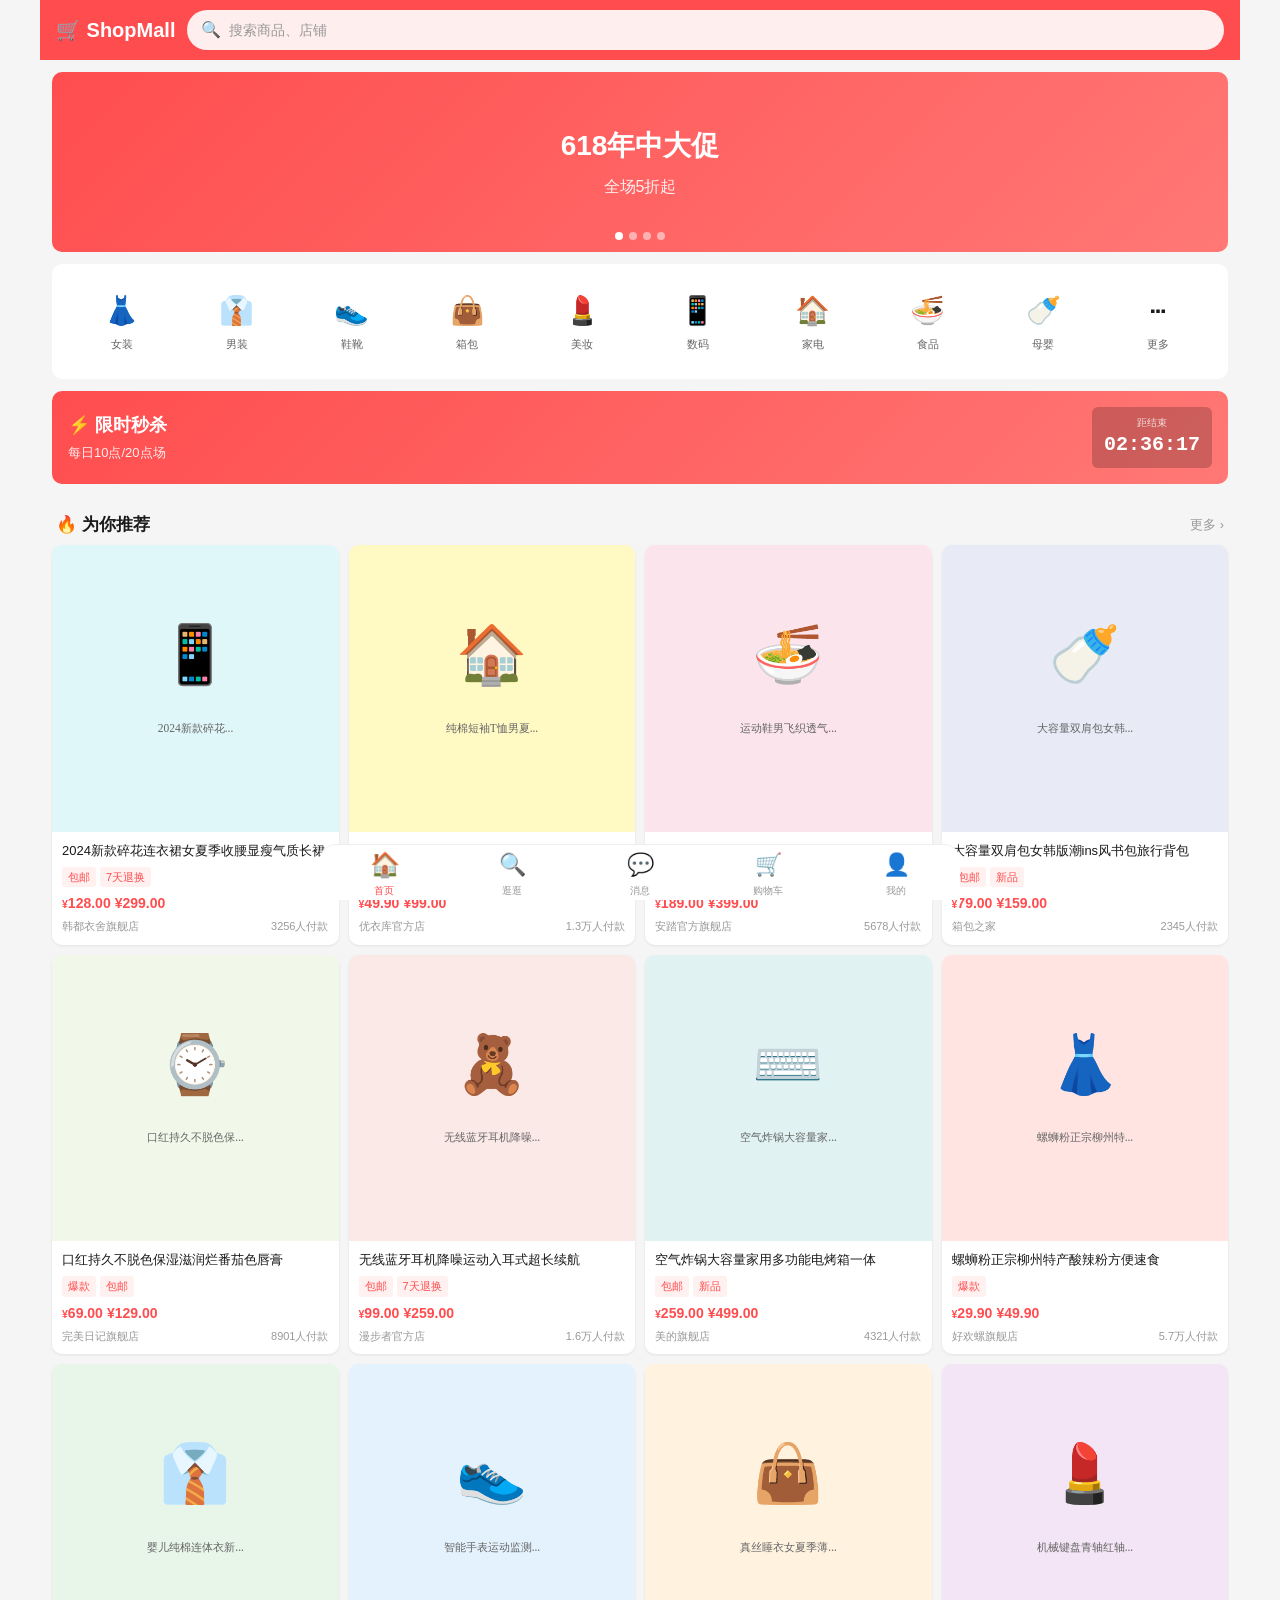
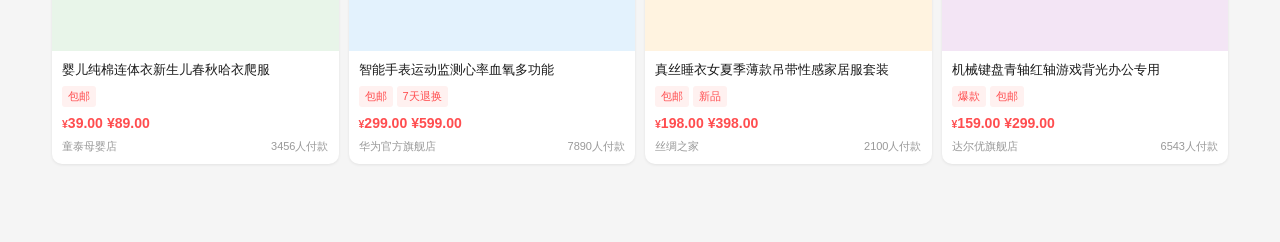
<file: shop-mall/index.html>
<!DOCTYPE html>
<html lang="zh-CN">
<head>
  <meta charset="UTF-8">
  <meta name="viewport" content="width=device-width, initial-scale=1.0maximum-scale=1.0, ">
  <title>Shop Mall - 淘你所爱</title>
  <link rel="stylesheet" href="css/style.css">
  <style>
    .home-header {
      background: var(--primary);
      padding: 10px 16px;
      display: flex; align-items: center; gap: 12px;
      position: sticky; top: 0; z-index: 100;
    }
    .home-header .logo { font-size: 20px; font-weight: 700; color: #fff; white-space: nowrap; }
    .home-header .search-bar { background: rgba(255,255,255,0.9); }
    .banner-wrapper {
      position: relative; overflow: hidden;
      height: 180px; margin: 12px;
      border-radius: var(--radius-md);
    }
    .category-grid {
      display: grid;
      grid-template-columns: repeat(5, 1fr);
      gap: 8px; padding: 16px;
      background: var(--bg-card);
      margin: 12px; border-radius: var(--radius-md);
    }
    .category-item {
      display: flex; flex-direction: column; align-items: center;
      padding: 10px 4px; cursor: pointer;
      transition: var(--transition);
    }
    .category-item:active { transform: scale(0.9); }
    .category-item .cat-icon { font-size: 28px; margin-bottom: 4px; }
    .category-item .cat-name { font-size: 11px; color: var(--text-secondary); }
    .section-header {
      display: flex; align-items: center; justify-content: space-between;
      padding: 16px 16px 8px;
    }
    .section-header h2 { font-size: 17px; font-weight: 600; }
    .section-header a { font-size: 13px; color: var(--text-hint); }
    .product-grid {
      display: grid;
      grid-template-columns: repeat(2, 1fr);
      gap: 10px; padding: 0 12px 12px;
    }
    .hot-banner {
      margin: 12px; padding: 16px;
      background: linear-gradient(135deg, #FF4D4F, #FF7875);
      border-radius: var(--radius-md);
      color: #fff;
      display: flex; justify-content: space-between; align-items: center;
    }
    .hot-banner h3 { font-size: 18px; margin-bottom: 4px; }
    .hot-banner p { font-size: 13px; opacity: 0.9; }
    .hot-countdown {
      background: rgba(0,0,0,0.2); border-radius: var(--radius-sm);
      padding: 8px 12px; text-align: center;
    }
    .hot-countdown .time { font-size: 20px; font-weight: 700; font-family: monospace; }
    .hot-countdown .label { font-size: 10px; opacity: 0.8; }
    @media (min-width: 768px) {
      .category-grid { grid-template-columns: repeat(10, 1fr); }
      .product-grid { grid-template-columns: repeat(3, 1fr); }
    }
    @media (min-width: 1200px) {
      .product-grid { grid-template-columns: repeat(4, 1fr); }
    }
  </style>
</head>
<body>
  <div class="page">
    <!-- 顶部搜索 -->
    <header class="home-header">
      <span class="logo">🛒 ShopMall</span>
      <div class="search-bar" onclick="location.href='search.html'">
        <span class="search-icon">🔍</span>
        <input type="text" placeholder="搜索商品、店铺" readonly>
      </div>
    </header>

    <!-- 轮播Banner -->
    <div class="banner-wrapper" id="banner"></div>

    <!-- 分类导航 -->
    <div class="category-grid" id="categories"></div>

    <!-- 限时抢购 -->
    <div class="hot-banner">
      <div>
        <h3>⚡ 限时秒杀</h3>
        <p>每日10点/20点场</p>
      </div>
      <div class="hot-countdown">
        <div class="label">距结束</div>
        <div class="time" id="countdown">02:36:18</div>
      </div>
    </div>

    <!-- 为你推荐 -->
    <div class="section-header">
      <h2>🔥 为你推荐</h2>
      <a href="search.html">更多 ›</a>
    </div>
    <div class="product-grid" id="product-list"></div>
  </div>

  <!-- 底部Tab -->
  <nav class="tab-bar" id="tab-bar"></nav>

  <script src="js/app.js"></script>
  <script>
    // 初始化轮播
    initBanner(document.getElementById('banner'), MOCK.banners);

    // 渲染分类
    document.getElementById('categories').innerHTML = MOCK.categories.map(c =>
      `<a href="search.html?cat=${c.id}" class="category-item">
        <span class="cat-icon">${c.icon}</span>
        <span class="cat-name">${c.name}</span>
      </a>`
    ).join('');

    // 渲染商品
    renderProductGrid(document.getElementById('product-list'), MOCK.products);

    // 倒计时
    function updateCountdown() {
      const el = document.getElementById('countdown');
      if (!el) return;
      const parts = el.textContent.split(':').map(Number);
      let total = parts[0] * 3600 + parts[1] * 60 + parts[2];
      total = Math.max(0, total - 1);
      const h = String(Math.floor(total / 3600)).padStart(2, '0');
      const m = String(Math.floor((total % 3600) / 60)).padStart(2, '0');
      const s = String(total % 60).padStart(2, '0');
      el.textContent = `${h}:${m}:${s}`;
    }
    setInterval(updateCountdown, 1000);

    // 底部Tab
    initTabBar(0);
  </script>
</body>
</html>
</file>
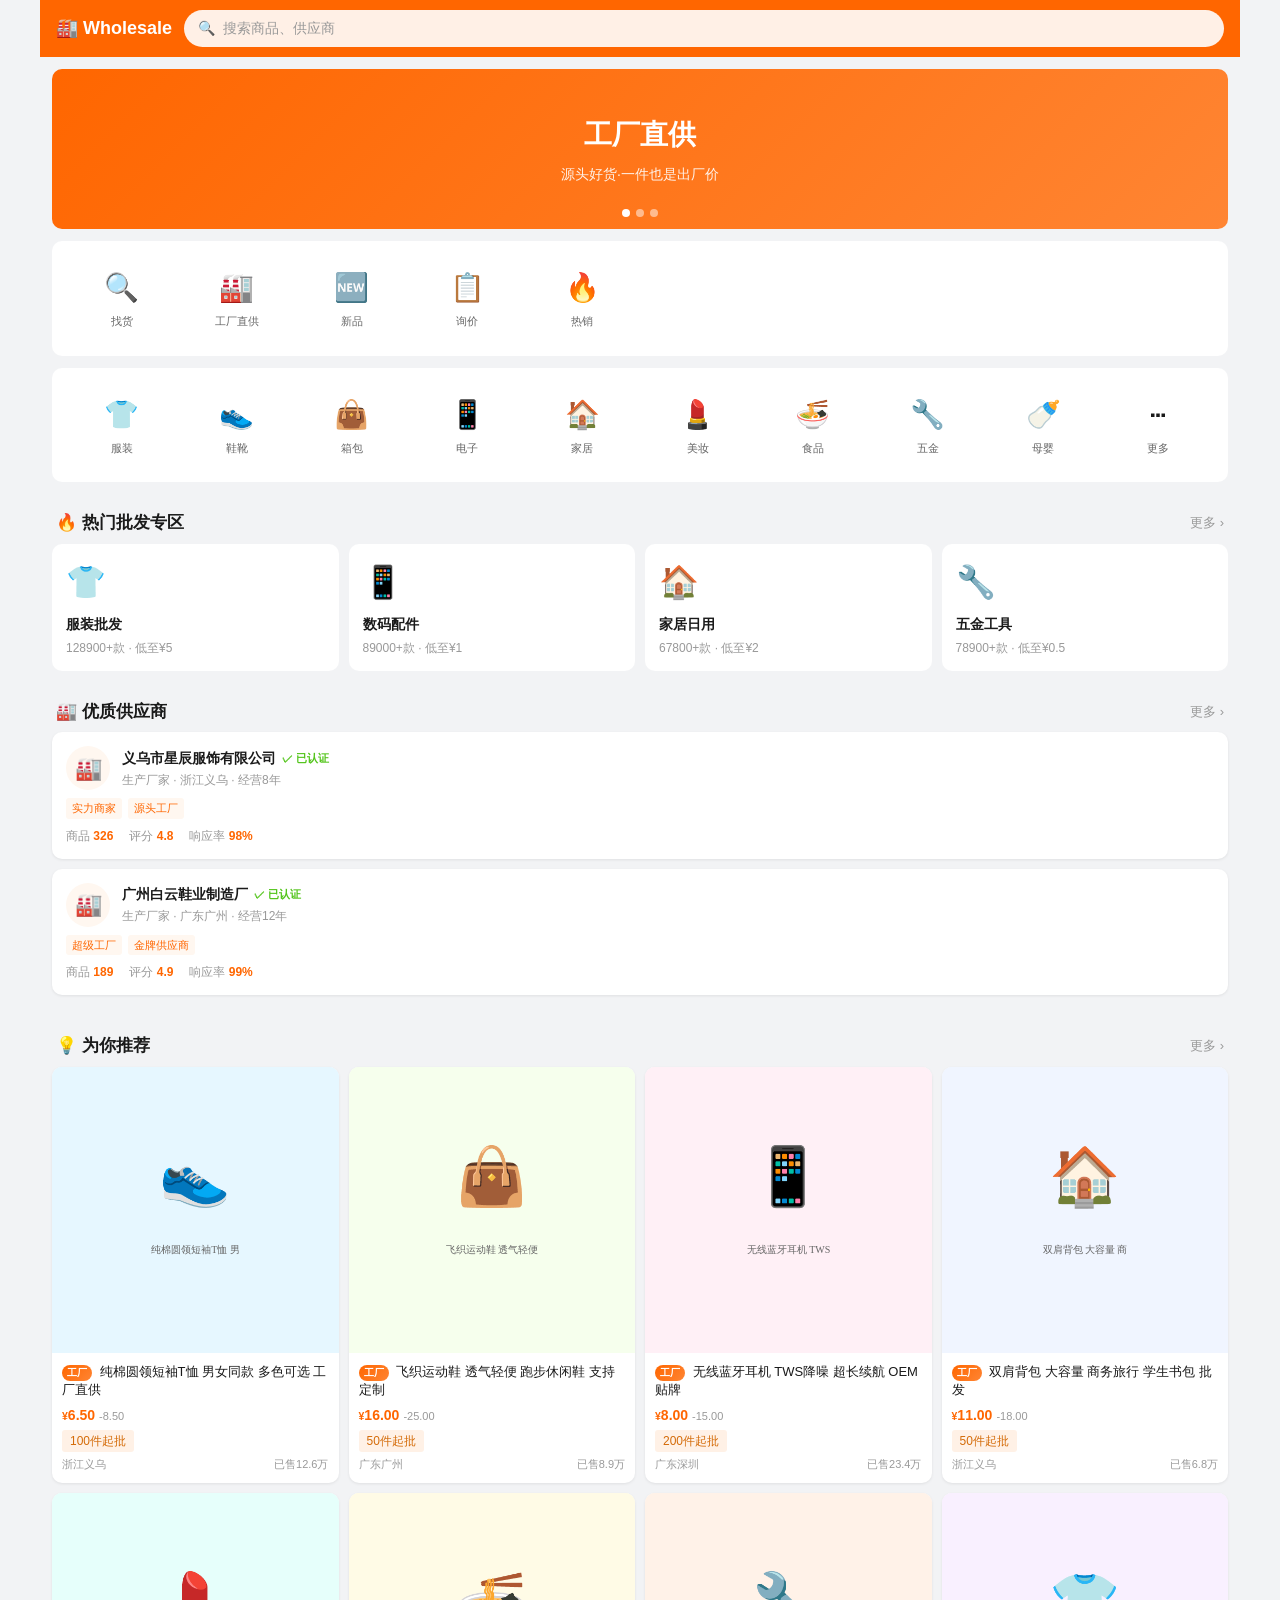
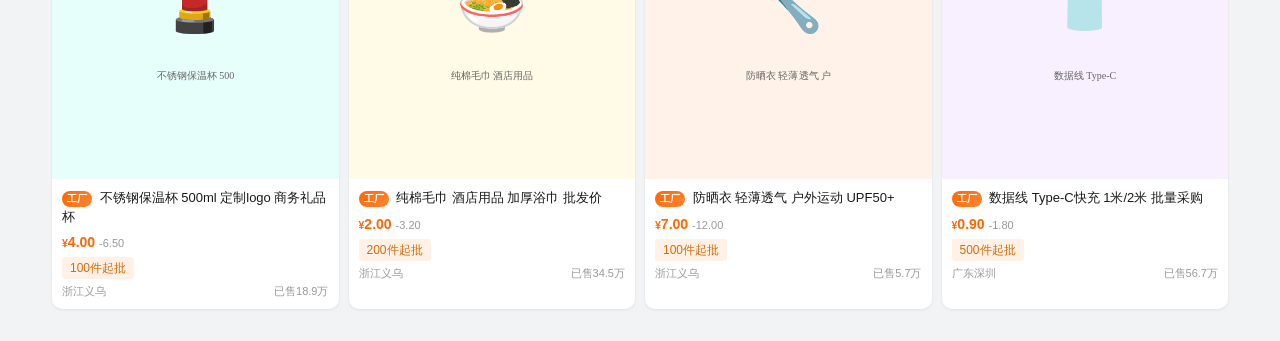
<file: wholesale/index.html>
<!DOCTYPE html>
<html lang="zh-CN">
<head>
  <meta charset="UTF-8">
  <meta name="viewport" content="width=device-width, initial-scale=1.0maximum-scale=1.0, ">
  <title>Wholesale - 批发采购平台</title>
  <link rel="stylesheet" href="css/style.css">
  <style>
    .home-header {
      background: var(--primary);
      padding: 10px 16px;
      display: flex; align-items: center; gap: 12px;
      position: sticky; top: 0; z-index: 100;
    }
    .home-header .logo { font-size: 18px; font-weight: 700; color: #fff; white-space: nowrap; }
    .home-header .search-bar { background: rgba(255,255,255,0.9); }
    .banner-wrapper {
      position: relative; overflow: hidden;
      height: 160px; margin: 12px;
      border-radius: var(--radius-md);
    }
    .quick-nav {
      display: grid; grid-template-columns: repeat(5, 1fr);
      gap: 8px; padding: 16px;
      background: var(--bg-card); margin: 12px;
      border-radius: var(--radius-md);
    }
    .nav-item {
      display: flex; flex-direction: column; align-items: center;
      padding: 10px 4px; cursor: pointer;
      transition: var(--transition);
    }
    .nav-item:active { transform: scale(0.9); }
    .nav-item .nav-icon { font-size: 28px; margin-bottom: 4px; }
    .nav-item .nav-name { font-size: 11px; color: var(--text-secondary); }
    .section-header {
      display: flex; align-items: center; justify-content: space-between;
      padding: 16px 16px 8px;
    }
    .section-header h2 { font-size: 17px; font-weight: 600; }
    .section-header a { font-size: 13px; color: var(--text-hint); }
    .hot-section {
      margin: 0 12px 12px;
      display: grid; grid-template-columns: repeat(2, 1fr); gap: 10px;
    }
    .hot-card {
      background: var(--bg-card); border-radius: var(--radius-md);
      padding: 14px; cursor: pointer;
      transition: var(--transition);
    }
    .hot-card:active { transform: scale(0.97); }
    .hot-card .hot-title { font-size: 14px; font-weight: 600; margin-bottom: 4px; }
    .hot-card .hot-desc { font-size: 12px; color: var(--text-hint); }
    .hot-card .hot-icon { font-size: 32px; margin-bottom: 8px; }
    .supplier-section { padding: 0 12px 12px; }
    .product-grid {
      display: grid; grid-template-columns: repeat(2, 1fr);
      gap: 10px; padding: 0 12px 12px;
    }
    .nav-tabs {
      display: flex; background: var(--bg-card);
      margin: 12px; border-radius: var(--radius-md);
      overflow: hidden;
    }
    .nav-tab {
      flex: 1; text-align: center; padding: 12px;
      font-size: 14px; color: var(--text-secondary);
      cursor: pointer; transition: var(--transition);
      position: relative;
    }
    .nav-tab.active { color: var(--primary); font-weight: 600; }
    .nav-tab.active::after {
      content: ''; position: absolute;
      bottom: 0; left: 30%; right: 30%;
      height: 2px; background: var(--primary); border-radius: 1px;
    }
    .category-grid {
      display: grid; grid-template-columns: repeat(5, 1fr);
      gap: 8px; padding: 16px;
      background: var(--bg-card); margin: 0 12px 12px;
      border-radius: var(--radius-md);
    }
    @media (min-width: 768px) {
      .category-grid, .quick-nav { grid-template-columns: repeat(10, 1fr); }
      .product-grid { grid-template-columns: repeat(3, 1fr); }
      .hot-section { grid-template-columns: repeat(4, 1fr); }
    }
    @media (min-width: 1200px) {
      .product-grid { grid-template-columns: repeat(4, 1fr); }
    }
  </style>
</head>
<body>
  <div class="page">
    <header class="home-header">
      <span class="logo">🏭 Wholesale</span>
      <div class="search-bar" onclick="location.href='sourcing.html'">
        <span>🔍</span>
        <input type="text" placeholder="搜索商品、供应商" readonly>
      </div>
    </header>

    <div class="banner-wrapper" id="banner"></div>

    <!-- 快捷入口 -->
    <div class="quick-nav">
      <a href="sourcing.html" class="nav-item"><span class="nav-icon">🔍</span><span class="nav-name">找货</span></a>
      <a href="sourcing.html?tab=factory" class="nav-item"><span class="nav-icon">🏭</span><span class="nav-name">工厂直供</span></a>
      <a href="sourcing.html?tab=new" class="nav-item"><span class="nav-icon">🆕</span><span class="nav-name">新品</span></a>
      <a href="inquiry.html" class="nav-item"><span class="nav-icon">📋</span><span class="nav-name">询价</span></a>
      <a href="sourcing.html?tab=hot" class="nav-item"><span class="nav-icon">🔥</span><span class="nav-name">热销</span></a>
    </div>

    <!-- 品类导航 -->
    <div class="category-grid" id="categories"></div>

    <!-- 热门专区 -->
    <div class="section-header"><h2>🔥 热门批发专区</h2><a href="sourcing.html">更多 ›</a></div>
    <div class="hot-section">
      <a href="sourcing.html?cat=1" class="hot-card">
        <div class="hot-icon">👕</div>
        <div class="hot-title">服装批发</div>
        <div class="hot-desc">128900+款 · 低至¥5</div>
      </a>
      <a href="sourcing.html?cat=4" class="hot-card">
        <div class="hot-icon">📱</div>
        <div class="hot-title">数码配件</div>
        <div class="hot-desc">89000+款 · 低至¥1</div>
      </a>
      <a href="sourcing.html?cat=5" class="hot-card">
        <div class="hot-icon">🏠</div>
        <div class="hot-title">家居日用</div>
        <div class="hot-desc">67800+款 · 低至¥2</div>
      </a>
      <a href="sourcing.html?cat=8" class="hot-card">
        <div class="hot-icon">🔧</div>
        <div class="hot-title">五金工具</div>
        <div class="hot-desc">78900+款 · 低至¥0.5</div>
      </a>
    </div>

    <!-- 优质供应商 -->
    <div class="section-header"><h2>🏭 优质供应商</h2><a href="sourcing.html">更多 ›</a></div>
    <div class="supplier-section" id="suppliers"></div>

    <!-- 推荐商品 -->
    <div class="section-header"><h2>💡 为你推荐</h2><a href="sourcing.html">更多 ›</a></div>
    <div class="product-grid" id="product-list"></div>
  </div>

  <script src="js/app.js"></script>
  <script>
    initBanner(document.getElementById('banner'), MOCK.banners);

    document.getElementById('categories').innerHTML = MOCK.categories.map(c =>
      `<a href="sourcing.html?cat=${c.id}" class="nav-item">
        <span class="nav-icon">${c.icon}</span>
        <span class="nav-name">${c.name}</span>
      </a>`
    ).join('');

    document.getElementById('suppliers').innerHTML = MOCK.suppliers.slice(0, 2).map(s => renderSupplierCard(s)).join('');
    renderProductGrid(document.getElementById('product-list'), MOCK.products);
  </script>
</body>
</html>
</file>
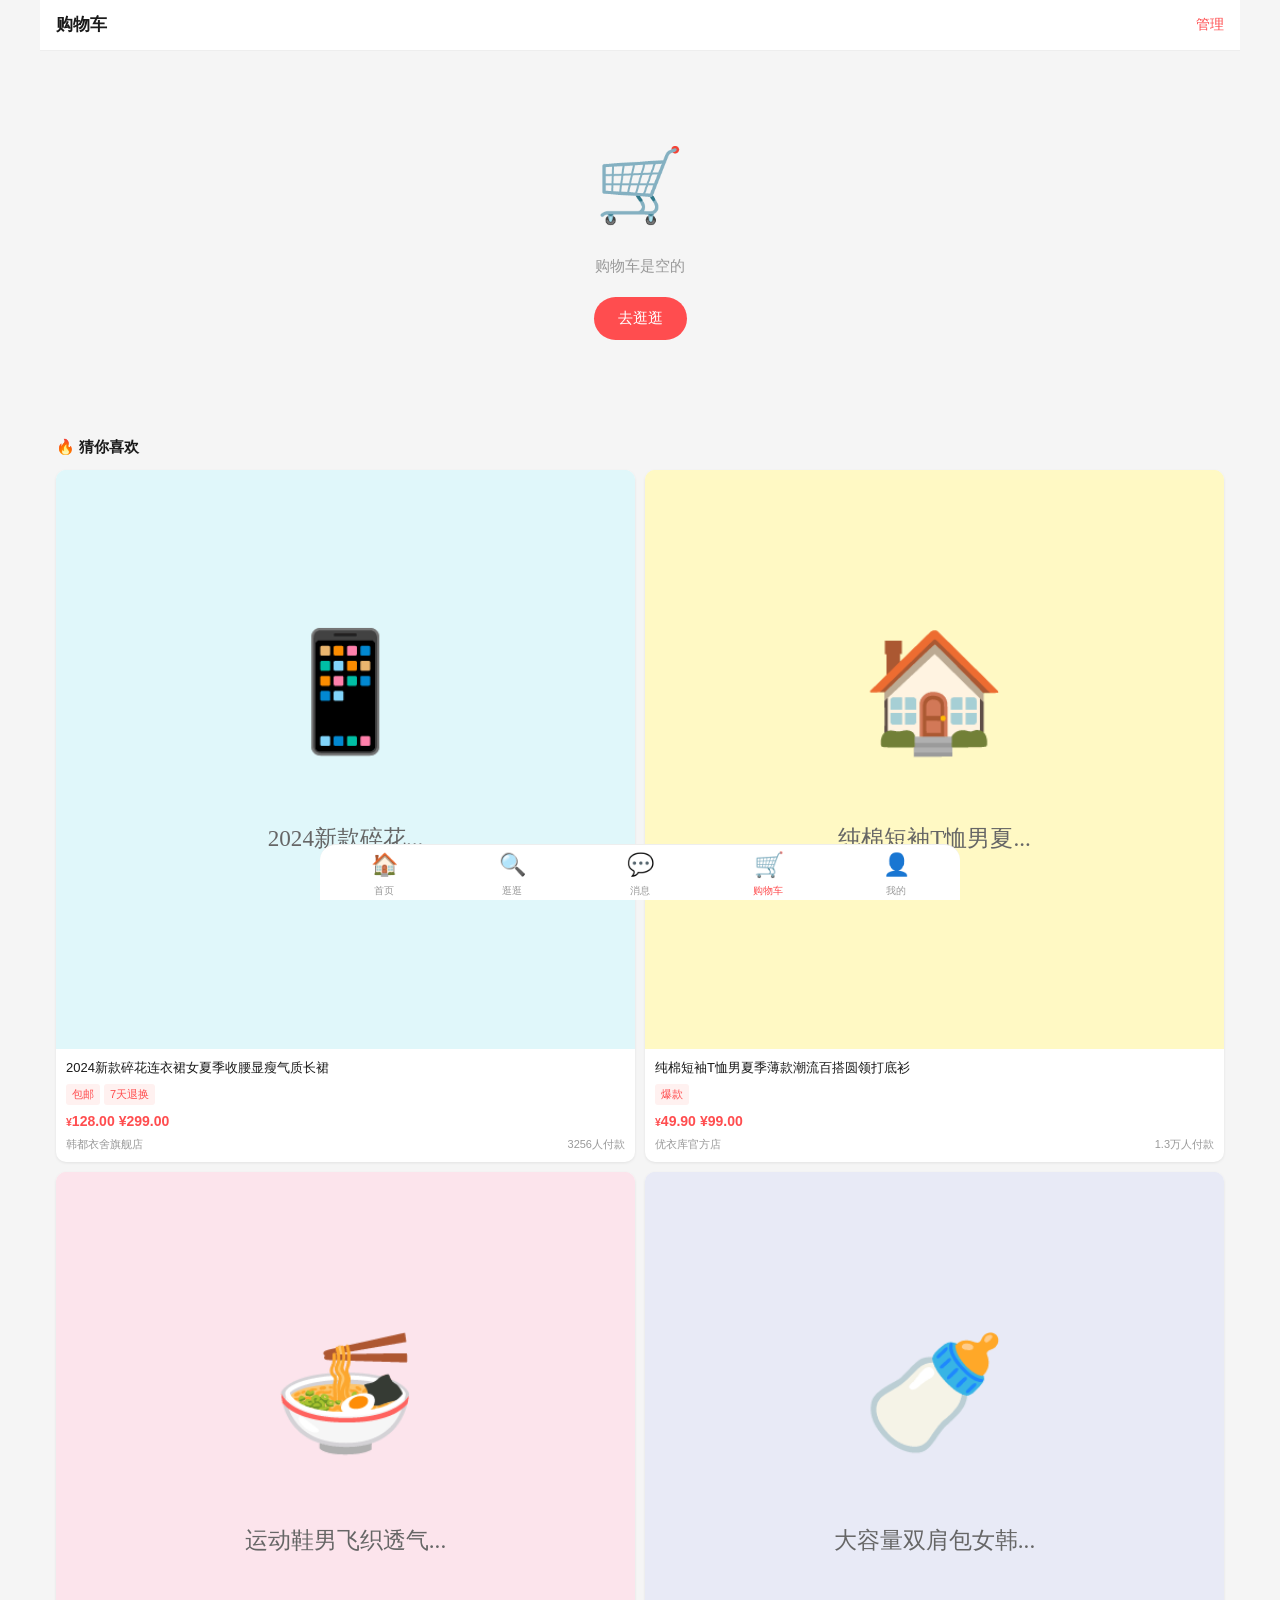
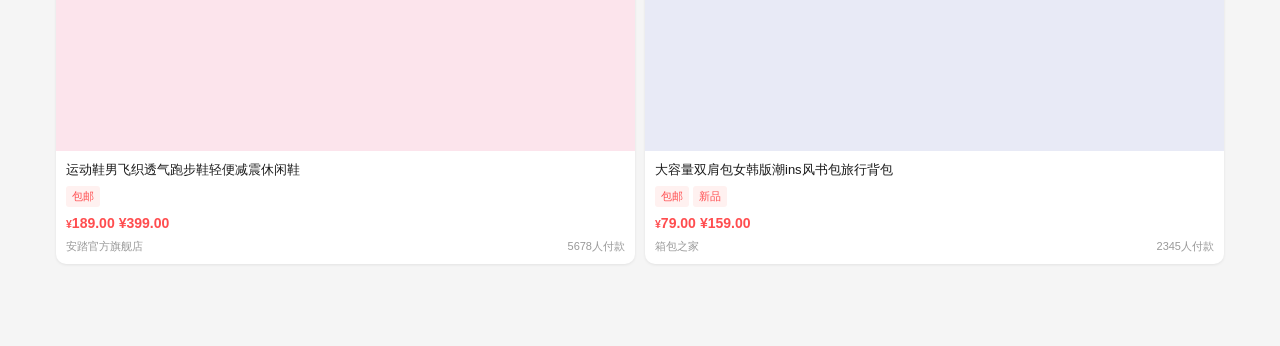
<file: shop-mall/cart.html>
<!DOCTYPE html>
<html lang="zh-CN">
<head>
  <meta charset="UTF-8">
  <meta name="viewport" content="width=device-width, initial-scale=1.0maximum-scale=1.0, ">
  <title>购物车 - Shop Mall</title>
  <link rel="stylesheet" href="css/style.css">
  <style>
    .cart-header {
      background: var(--bg-card); padding: 12px 16px;
      display: flex; align-items: center; justify-content: space-between;
      position: sticky; top: 0; z-index: 100;
      border-bottom: 1px solid var(--border-color);
    }
    .cart-header .title { font-size: 17px; font-weight: 600; }
    .cart-header .edit-btn { font-size: 14px; color: var(--primary); }
    .cart-shop {
      background: var(--bg-card); margin: 10px 12px;
      border-radius: var(--radius-md); overflow: hidden;
    }
    .cart-shop-header {
      display: flex; align-items: center; gap: 10px;
      padding: 12px; border-bottom: 1px solid var(--border-color);
    }
    .cart-shop-header .shop-check {
      width: 20px; height: 20px; border-radius: 50%;
      border: 2px solid var(--border-color);
      display: flex; align-items: center; justify-content: center;
      cursor: pointer; transition: var(--transition);
      flex-shrink: 0;
    }
    .cart-shop-header .shop-check.checked {
      border-color: var(--primary); background: var(--primary); color: #fff; font-size: 12px;
    }
    .cart-item {
      display: flex; align-items: center; gap: 10px;
      padding: 12px; border-bottom: 1px solid var(--border-color);
    }
    .cart-item:last-child { border: none; }
    .cart-item .item-check {
      width: 20px; height: 20px; border-radius: 50%;
      border: 2px solid var(--border-color);
      display: flex; align-items: center; justify-content: center;
      cursor: pointer; transition: var(--transition);
      flex-shrink: 0;
    }
    .cart-item .item-check.checked {
      border-color: var(--primary); background: var(--primary); color: #fff; font-size: 12px;
    }
    .cart-item .item-img {
      width: 80px; height: 80px; border-radius: var(--radius-sm);
      flex-shrink: 0; overflow: hidden;
      display: flex; align-items: center; justify-content: center; font-size: 36px;
    }
    .cart-item .item-info { flex: 1; min-width: 0; }
    .cart-item .item-title {
      font-size: 13px; line-height: 1.4;
      display: -webkit-box; -webkit-line-clamp: 2; -webkit-box-orient: vertical; overflow: hidden;
    }
    .cart-item .item-sku {
      font-size: 12px; color: var(--text-hint);
      background: var(--bg-page); padding: 2px 8px;
      border-radius: 3px; display: inline-block; margin: 4px 0;
    }
    .cart-item .item-bottom {
      display: flex; justify-content: space-between; align-items: center;
    }
    .cart-bottom {
      position: fixed; bottom: calc(var(--tab-height) + var(--safe-bottom));
      left: 0; right: 0;
      background: var(--bg-card);
      display: flex; align-items: center;
      padding: 10px 12px;
      border-top: 1px solid var(--border-color);
      z-index: 99;
    }
    .cart-bottom .select-all {
      display: flex; align-items: center; gap: 8px;
      cursor: pointer; font-size: 14px;
    }
    .cart-bottom .total-section {
      flex: 1; text-align: right; margin-right: 12px;
    }
    .cart-bottom .total-label { font-size: 13px; color: var(--text-secondary); }
    .cart-bottom .total-price { font-size: 18px; font-weight: 700; color: var(--price-color); }
    .cart-bottom .checkout-btn {
      padding: 10px 24px;
      background: var(--primary); color: #fff;
      border-radius: var(--radius-full);
      font-size: 15px; font-weight: 600;
    }
    .cart-bottom .checkout-btn.disabled {
      background: #ccc; pointer-events: none;
    }
    .delete-btn {
      color: var(--text-hint); font-size: 12px;
      padding: 4px 8px; border: 1px solid var(--border-color);
      border-radius: var(--radius-sm); cursor: pointer;
    }
    .empty-cart {
      display: flex; flex-direction: column; align-items: center;
      justify-content: center; padding: 80px 20px;
    }
    .empty-cart .empty-icon { font-size: 72px; margin-bottom: 16px; }
    .empty-cart .empty-text { font-size: 15px; color: var(--text-hint); margin-bottom: 20px; }
    .recommend-section { padding: 16px; }
    .recommend-section h3 { font-size: 15px; margin-bottom: 12px; }
  </style>
</head>
<body>
  <div class="page">
    <div class="cart-header">
      <span class="title">购物车</span>
      <span class="edit-btn" id="edit-btn" onclick="toggleEdit()">管理</span>
    </div>

    <div id="cart-content"></div>
  </div>

  <!-- 底部结算栏 -->
  <div class="cart-bottom" id="cart-bottom" style="display:none">
    <div class="select-all" onclick="toggleSelectAll()">
      <span class="item-check" id="select-all-check">✓</span>
      <span>全选</span>
    </div>
    <div class="total-section">
      <div class="total-label">合计：</div>
      <div class="total-price" id="total-price">¥0.00</div>
    </div>
    <button class="checkout-btn" id="checkout-btn" onclick="checkout()">结算(<span id="checkout-count">0</span>)</button>
  </div>

  <nav class="tab-bar" id="tab-bar"></nav>
  <script src="js/app.js"></script>
  <script>
    initTabBar(3);

    let isEditing = false;
    let checkedItems = {};

    function renderCart() {
      const items = Cart.getItems();
      const container = document.getElementById('cart-content');
      const bottomBar = document.getElementById('cart-bottom');

      if (items.length === 0) {
        bottomBar.style.display = 'none';
        container.innerHTML = `
          <div class="empty-cart">
            <div class="empty-icon">🛒</div>
            <div class="empty-text">购物车是空的</div>
            <a href="index.html" class="btn btn-primary">去逛逛</a>
          </div>
          <div class="recommend-section">
            <h3>🔥 猜你喜欢</h3>
            <div style="display:grid;grid-template-columns:repeat(2,1fr);gap:10px" id="recommend-list"></div>
          </div>
        `;
        renderProductGrid(document.getElementById('recommend-list'), MOCK.products.slice(0, 4));
        return;
      }

      bottomBar.style.display = 'flex';

      // 按店铺分组
      const grouped = {};
      items.forEach(item => {
        if (!grouped[item.shop]) grouped[item.shop] = [];
        grouped[item.shop].push(item);
      });

      container.innerHTML = Object.entries(grouped).map(([shop, shopItems]) => `
        <div class="cart-shop">
          <div class="cart-shop-header">
            <span class="shop-check ${shopItems.every(i => checkedItems[i.id + i.sku]) ? 'checked' : ''}" onclick="toggleShopCheck('${shop}')">✓</span>
            <span style="font-size:14px;font-weight:600">🏪 ${shop}</span>
          </div>
          ${shopItems.map(item => {
            const key = item.id + item.sku;
            const checked = checkedItems[key];
            return `
              <div class="cart-item">
                <span class="item-check ${checked ? 'checked' : ''}" onclick="toggleItemCheck(${item.id}, '${item.sku}')">✓</span>
                <a href="product.html?id=${item.id}" class="item-img" style="background:${getProductColor(item.id)}">
                  <img src="${productImageSVG(item.title, item.id)}" style="width:100%;height:100%;object-fit:cover">
                </a>
                <div class="item-info">
                  <div class="item-title">${item.title}</div>
                  <div class="item-sku">${item.sku}</div>
                  <div class="item-bottom">
                    <span class="price"><span class="symbol">¥</span>${Utils.formatPrice(item.price)}</span>
                    <div class="qty-control" style="transform:scale(0.85)">
                      <button class="qty-btn" onclick="updateItemQty(${item.id},'${item.sku}',${item.qty - 1})">−</button>
                      <input class="qty-input" value="${item.qty}" onchange="updateItemQty(${item.id},'${item.sku}',parseInt(this.value))">
                      <button class="qty-btn" onclick="updateItemQty(${item.id},'${item.sku}',${item.qty + 1})">+</button>
                    </div>
                  </div>
                  ${isEditing ? `<div style="text-align:right;margin-top:6px"><span class="delete-btn" onclick="deleteItem(${item.id},'${item.sku}')">删除</span></div>` : ''}
                </div>
              </div>
            `;
          }).join('')}
        </div>
      `).join('');

      updateTotal();
    }

    function toggleItemCheck(id, sku) {
      const key = id + sku;
      checkedItems[key] = !checkedItems[key];
      renderCart();
    }

    function toggleShopCheck(shop) {
      const items = Cart.getItems().filter(i => i.shop === shop);
      const allChecked = items.every(i => checkedItems[i.id + i.sku]);
      items.forEach(i => checkedItems[i.id + i.sku] = !allChecked);
      renderCart();
    }

    function toggleSelectAll() {
      const items = Cart.getItems();
      const allChecked = items.every(i => checkedItems[i.id + i.sku]);
      items.forEach(i => checkedItems[i.id + i.sku] = !allChecked);
      renderCart();
    }

    function updateItemQty(id, sku, qty) {
      if (qty <= 0) {
        Cart.removeItem(id, sku);
        delete checkedItems[id + sku];
      } else {
        Cart.updateQty(id, sku, qty);
      }
      renderCart();
    }

    function deleteItem(id, sku) {
      Cart.removeItem(id, sku);
      delete checkedItems[id + sku];
      renderCart();
      Utils.showToast('已删除');
    }

    function toggleEdit() {
      isEditing = !isEditing;
      document.getElementById('edit-btn').textContent = isEditing ? '完成' : '管理';
      renderCart();
    }

    function updateTotal() {
      const items = Cart.getItems();
      let total = 0, count = 0;
      items.forEach(item => {
        if (checkedItems[item.id + item.sku]) {
          total += item.price * item.qty;
          count += item.qty;
        }
      });
      document.getElementById('total-price').textContent = '¥' + Utils.formatPrice(total);
      document.getElementById('checkout-count').textContent = count;
      document.getElementById('checkout-btn').classList.toggle('disabled', count === 0);
    }

    function checkout() {
      const items = Cart.getItems().filter(i => checkedItems[i.id + i.sku]);
      if (items.length === 0) { Utils.showToast('请选择商品'); return; }
      Utils.storage.set('temp_order', items);
      location.href = 'order.html';
    }

    // 初始化选中状态
    Cart.getItems().forEach(i => checkedItems[i.id + i.sku] = true);
    renderCart();
  </script>
</body>
</html>
</file>
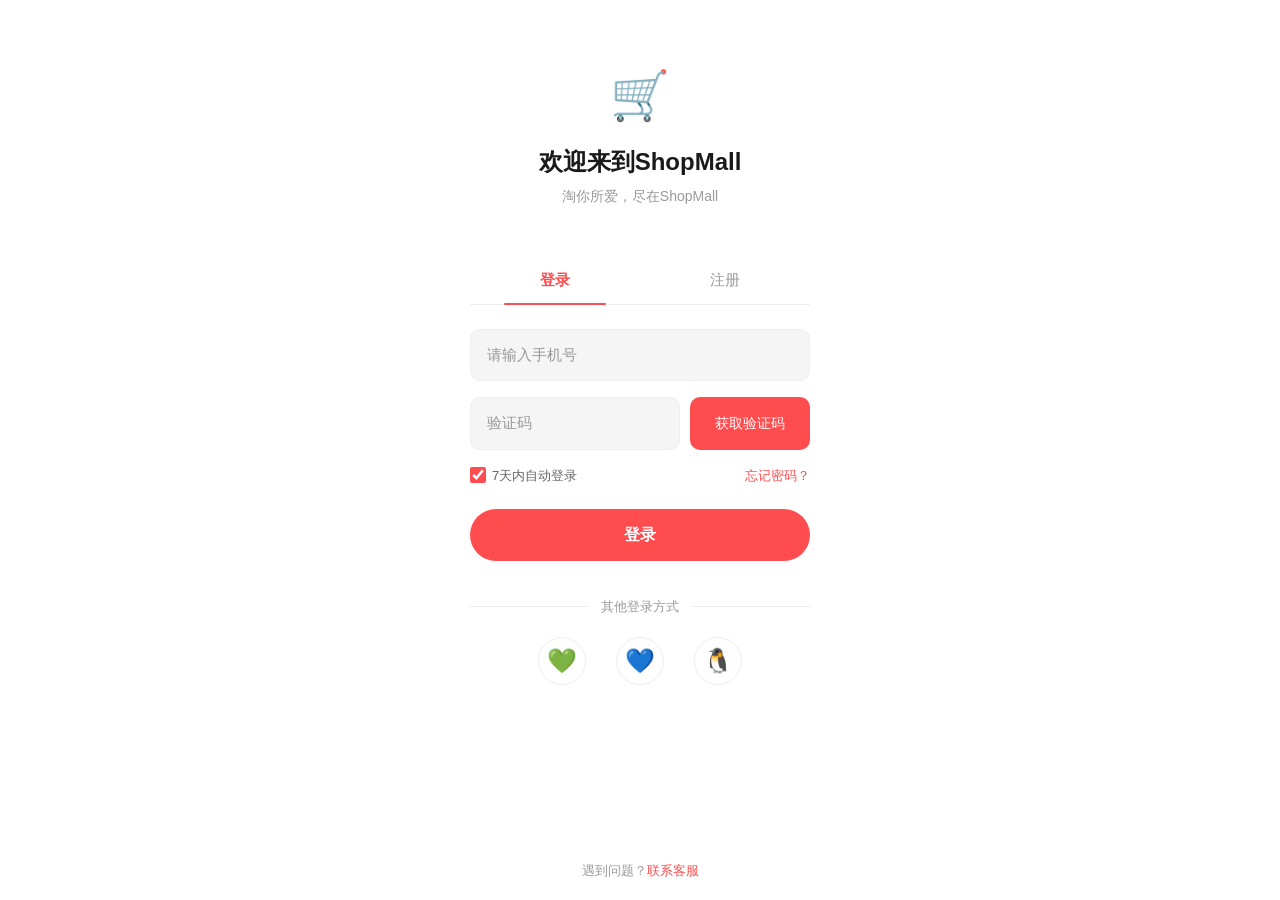
<file: shop-mall/login.html>
<!DOCTYPE html>
<html lang="zh-CN">
<head>
  <meta charset="UTF-8">
  <meta name="viewport" content="width=device-width, initial-scale=1.0maximum-scale=1.0, ">
  <title>登录 - Shop Mall</title>
  <link rel="stylesheet" href="css/style.css">
  <style>
    body { background: #fff; }
    .login-page { min-height: 100vh; display: flex; flex-direction: column; }
    .login-header {
      padding: 60px 30px 30px;
      text-align: center;
    }
    .login-logo {
      font-size: 48px; margin-bottom: 12px;
    }
    .login-title { font-size: 24px; font-weight: 700; color: var(--text-primary); }
    .login-subtitle { font-size: 14px; color: var(--text-hint); margin-top: 6px; }
    .login-form { padding: 20px 30px; flex: 1; }
    .form-group {
      margin-bottom: 16px; position: relative;
    }
    .form-input {
      width: 100%; padding: 14px 16px;
      border: 1px solid var(--border-color);
      border-radius: var(--radius-md);
      font-size: 15px; transition: var(--transition);
      background: var(--bg-page);
    }
    .form-input:focus { border-color: var(--primary); background: #fff; box-shadow: 0 0 0 3px var(--primary-bg); }
    .form-input::placeholder { color: var(--text-hint); }
    .form-row {
      display: flex; gap: 10px;
    }
    .form-row .form-input { flex: 1; }
    .sms-btn {
      white-space: nowrap; padding: 14px 16px;
      background: var(--primary); color: #fff;
      border-radius: var(--radius-md);
      font-size: 14px; min-width: 120px;
      text-align: center; cursor: pointer;
    }
    .sms-btn:active { background: var(--primary-dark); }
    .sms-btn.disabled { background: #ccc; pointer-events: none; }
    .form-options {
      display: flex; justify-content: space-between;
      margin-bottom: 24px; font-size: 13px;
    }
    .form-options label {
      display: flex; align-items: center; gap: 6px;
      color: var(--text-secondary); cursor: pointer;
    }
    .form-options label input[type="checkbox"] {
      accent-color: var(--primary); width: 16px; height: 16px;
    }
    .form-options a { color: var(--primary); }
    .login-btn {
      width: 100%; padding: 14px;
      background: var(--primary); color: #fff;
      border-radius: var(--radius-full);
      font-size: 16px; font-weight: 600;
      margin-bottom: 16px;
      transition: var(--transition);
    }
    .login-btn:active { background: var(--primary-dark); transform: scale(0.98); }
    .login-btn:disabled { background: #ccc; }
    .divider-text {
      display: flex; align-items: center; gap: 12px;
      margin: 20px 0; color: var(--text-hint); font-size: 13px;
    }
    .divider-text::before, .divider-text::after {
      content: ''; flex: 1; height: 1px; background: var(--border-color);
    }
    .social-login {
      display: flex; justify-content: center; gap: 30px;
      margin-bottom: 30px;
    }
    .social-btn {
      width: 48px; height: 48px; border-radius: 50%;
      display: flex; align-items: center; justify-content: center;
      font-size: 24px; cursor: pointer;
      transition: var(--transition); border: 1px solid var(--border-color);
    }
    .social-btn:active { transform: scale(0.9); }
    .login-footer {
      text-align: center; padding: 20px;
      font-size: 13px; color: var(--text-hint);
    }
    .login-footer a { color: var(--primary); }
    .tab-switch {
      display: flex; margin-bottom: 24px;
      border-bottom: 1px solid var(--border-color);
    }
    .tab-switch-item {
      flex: 1; text-align: center; padding: 12px;
      font-size: 15px; color: var(--text-hint);
      cursor: pointer; position: relative;
      transition: var(--transition);
    }
    .tab-switch-item.active {
      color: var(--primary); font-weight: 600;
    }
    .tab-switch-item.active::after {
      content: ''; position: absolute;
      bottom: -1px; left: 20%; right: 20%;
      height: 2px; background: var(--primary);
      border-radius: 1px;
    }
    .agreement { font-size: 12px; color: var(--text-hint); text-align: center; margin-top: 16px; line-height: 1.6; }
    .agreement a { color: var(--primary); }
    @media (min-width: 768px) {
      .login-form { max-width: 400px; margin: 0 auto; }
    }
  </style>
</head>
<body>
  <div class="login-page">
    <div class="login-header">
      <div class="login-logo">🛒</div>
      <div class="login-title">欢迎来到ShopMall</div>
      <div class="login-subtitle">淘你所爱，尽在ShopMall</div>
    </div>

    <div class="login-form">
      <!-- 登录/注册切换 -->
      <div class="tab-switch">
        <div class="tab-switch-item active" onclick="switchTab('login')">登录</div>
        <div class="tab-switch-item" onclick="switchTab('register')">注册</div>
      </div>

      <!-- 登录表单 -->
      <div id="login-form">
        <div class="form-group">
          <input class="form-input" type="tel" id="login-phone" placeholder="请输入手机号" maxlength="11">
        </div>
        <div class="form-group">
          <div class="form-row">
            <input class="form-input" type="text" id="login-code" placeholder="验证码" maxlength="6">
            <button class="sms-btn" id="sms-btn" onclick="sendCode()">获取验证码</button>
          </div>
        </div>
        <div class="form-options">
          <label><input type="checkbox" checked> 7天内自动登录</label>
          <a href="#">忘记密码？</a>
        </div>
        <button class="login-btn" onclick="doLogin()">登录</button>
      </div>

      <!-- 注册表单 -->
      <div id="register-form" style="display:none">
        <div class="form-group">
          <input class="form-input" type="tel" id="reg-phone" placeholder="请输入手机号" maxlength="11">
        </div>
        <div class="form-group">
          <div class="form-row">
            <input class="form-input" type="text" id="reg-code" placeholder="验证码" maxlength="6">
            <button class="sms-btn" id="reg-sms-btn" onclick="sendRegCode()">获取验证码</button>
          </div>
        </div>
        <div class="form-group">
          <input class="form-input" type="password" id="reg-pwd" placeholder="设置密码（6-20位）">
        </div>
        <div class="form-group">
          <input class="form-input" type="text" id="reg-nick" placeholder="设置昵称">
        </div>
        <button class="login-btn" onclick="doRegister()">注册</button>
        <div class="agreement">
          注册即表示同意 <a href="#">《用户协议》</a> 和 <a href="#">《隐私政策》</a>
        </div>
      </div>

      <div class="divider-text">其他登录方式</div>
      <div class="social-login">
        <div class="social-btn" onclick="socialLogin('wechat')">💚</div>
        <div class="social-btn" onclick="socialLogin('alipay')">💙</div>
        <div class="social-btn" onclick="socialLogin('qq')">🐧</div>
      </div>
    </div>

    <div class="login-footer">
      遇到问题？<a href="#">联系客服</a>
    </div>
  </div>

  <script src="js/app.js"></script>
  <script>
    let currentTab = 'login';
    let smsTimer = null;

    function switchTab(tab) {
      currentTab = tab;
      document.querySelectorAll('.tab-switch-item').forEach((el, i) => {
        el.classList.toggle('active', (i === 0 && tab === 'login') || (i === 1 && tab === 'register'));
      });
      document.getElementById('login-form').style.display = tab === 'login' ? 'block' : 'none';
      document.getElementById('register-form').style.display = tab === 'register' ? 'block' : 'none';
    }

    function countdown(btn, seconds) {
      btn.classList.add('disabled');
      let s = seconds;
      btn.textContent = s + 's后重试';
      smsTimer = setInterval(() => {
        s--;
        if (s <= 0) {
          clearInterval(smsTimer);
          btn.classList.remove('disabled');
          btn.textContent = '获取验证码';
        } else {
          btn.textContent = s + 's后重试';
        }
      }, 1000);
    }

    function sendCode() {
      const phone = document.getElementById('login-phone').value;
      if (phone.length !== 11) { Utils.showToast('请输入正确的手机号'); return; }
      countdown(document.getElementById('sms-btn'), 60);
      Utils.showToast('验证码已发送');
    }

    function sendRegCode() {
      const phone = document.getElementById('reg-phone').value;
      if (phone.length !== 11) { Utils.showToast('请输入正确的手机号'); return; }
      countdown(document.getElementById('reg-sms-btn'), 60);
      Utils.showToast('验证码已发送');
    }

    function doLogin() {
      const phone = document.getElementById('login-phone').value;
      const code = document.getElementById('login-code').value;
      if (phone.length !== 11) { Utils.showToast('请输入正确的手机号'); return; }
      if (code.length < 4) { Utils.showToast('请输入验证码'); return; }
      // 模拟登录
      Utils.storage.set('user', { phone, name: '淘宝用户', loggedIn: true });
      Utils.showToast('登录成功');
      setTimeout(() => location.href = 'index.html', 1000);
    }

    function doRegister() {
      const phone = document.getElementById('reg-phone').value;
      const code = document.getElementById('reg-code').value;
      const pwd = document.getElementById('reg-pwd').value;
      const nick = document.getElementById('reg-nick').value;
      if (phone.length !== 11) { Utils.showToast('请输入正确的手机号'); return; }
      if (code.length < 4) { Utils.showToast('请输入验证码'); return; }
      if (pwd.length < 6) { Utils.showToast('密码至少6位'); return; }
      if (!nick) { Utils.showToast('请输入昵称'); return; }
      Utils.storage.set('user', { phone, name: nick, loggedIn: true });
      Utils.showToast('注册成功');
      setTimeout(() => location.href = 'index.html', 1000);
    }

    function socialLogin(type) {
      const names = { wechat: '微信', alipay: '支付宝', qq: 'QQ' };
      Utils.showToast(`正在跳转${names[type]}授权...`);
      setTimeout(() => {
        Utils.storage.set('user', { name: names[type] + '用户', loggedIn: true });
        location.href = 'index.html';
      }, 1500);
    }
  </script>
</body>
</html>
</file>
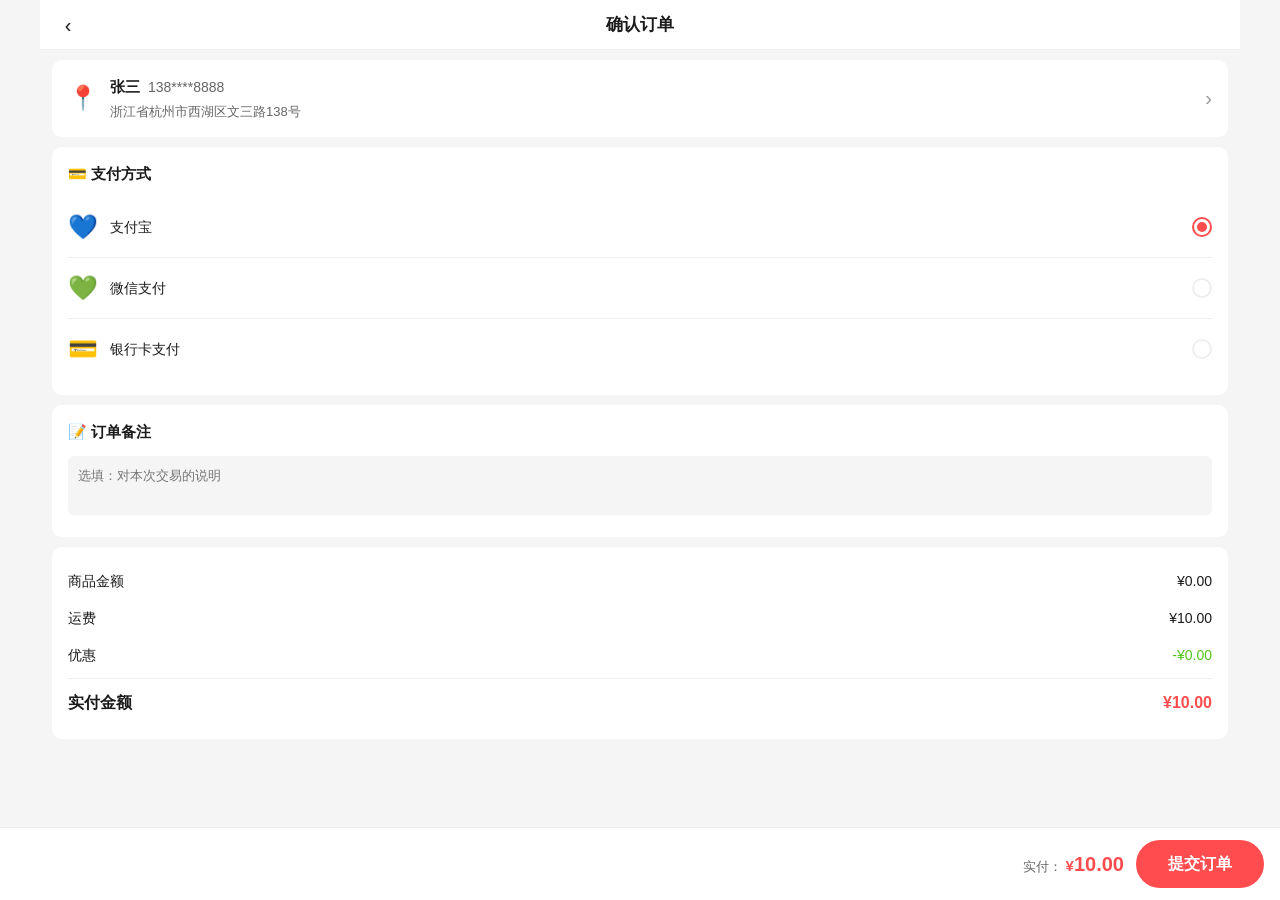
<file: shop-mall/order.html>
<!DOCTYPE html>
<html lang="zh-CN">
<head>
  <meta charset="UTF-8">
  <meta name="viewport" content="width=device-width, initial-scale=1.0maximum-scale=1.0, ">
  <title>确认订单 - Shop Mall</title>
  <link rel="stylesheet" href="css/style.css">
  <style>
    .address-card {
      background: var(--bg-card); margin: 10px 12px;
      border-radius: var(--radius-md); padding: 16px;
      display: flex; align-items: center; gap: 12px;
      cursor: pointer; position: relative;
    }
    .address-card::after {
      content: '›'; position: absolute; right: 16px;
      font-size: 20px; color: var(--text-hint);
    }
    .address-icon { font-size: 24px; }
    .address-info { flex: 1; }
    .address-user { font-size: 15px; font-weight: 600; }
    .address-phone { font-size: 14px; color: var(--text-secondary); margin-left: 8px; }
    .address-detail { font-size: 13px; color: var(--text-secondary); margin-top: 4px; line-height: 1.4; }
    .order-shop {
      background: var(--bg-card); margin: 10px 12px;
      border-radius: var(--radius-md); overflow: hidden;
    }
    .order-shop-header {
      padding: 12px 16px; border-bottom: 1px solid var(--border-color);
      font-size: 14px; font-weight: 600;
    }
    .order-item {
      display: flex; gap: 12px; padding: 12px 16px;
      border-bottom: 1px solid var(--border-color);
    }
    .order-item:last-child { border: none; }
    .order-item-img {
      width: 72px; height: 72px; border-radius: var(--radius-sm);
      flex-shrink: 0; overflow: hidden;
    }
    .order-item-info { flex: 1; min-width: 0; }
    .order-item-title {
      font-size: 13px; line-height: 1.4;
      display: -webkit-box; -webkit-line-clamp: 2; -webkit-box-orient: vertical; overflow: hidden;
    }
    .order-item-sku { font-size: 12px; color: var(--text-hint); margin-top: 4px; }
    .order-item-bottom { display: flex; justify-content: space-between; align-items: center; margin-top: 6px; }
    .pay-section {
      background: var(--bg-card); margin: 10px 12px;
      border-radius: var(--radius-md); padding: 16px;
    }
    .pay-section .section-title { font-size: 15px; font-weight: 600; margin-bottom: 12px; }
    .pay-method {
      display: flex; align-items: center; gap: 12px;
      padding: 12px 0; border-bottom: 1px solid var(--border-color);
      cursor: pointer;
    }
    .pay-method:last-child { border: none; }
    .pay-method .pay-icon { font-size: 24px; }
    .pay-method .pay-name { flex: 1; font-size: 14px; }
    .pay-method .pay-radio {
      width: 20px; height: 20px; border-radius: 50%;
      border: 2px solid var(--border-color);
      display: flex; align-items: center; justify-content: center;
      transition: var(--transition);
    }
    .pay-method .pay-radio.selected { border-color: var(--primary); }
    .pay-method .pay-radio.selected::after {
      content: ''; width: 10px; height: 10px;
      border-radius: 50%; background: var(--primary);
    }
    .summary-section {
      background: var(--bg-card); margin: 10px 12px;
      border-radius: var(--radius-md); padding: 16px;
    }
    .summary-row {
      display: flex; justify-content: space-between;
      padding: 8px 0; font-size: 14px;
    }
    .summary-row.total {
      border-top: 1px solid var(--border-color);
      padding-top: 12px; margin-top: 4px;
      font-weight: 700; font-size: 16px;
    }
    .summary-row.total .value { color: var(--price-color); }
    .order-bottom {
      position: fixed; bottom: 0; left: 0; right: 0;
      background: var(--bg-card);
      display: flex; align-items: center; justify-content: flex-end;
      padding: 12px 16px calc(12px + var(--safe-bottom));
      border-top: 1px solid var(--border-color);
      z-index: 100;
    }
    .order-bottom .order-total { margin-right: 12px; }
    .order-bottom .order-total .label { font-size: 13px; color: var(--text-secondary); }
    .order-bottom .order-total .price { font-size: 20px; }
    .order-bottom .submit-btn {
      padding: 12px 32px;
      background: var(--primary); color: #fff;
      border-radius: var(--radius-full);
      font-size: 16px; font-weight: 600;
    }
    .order-bottom .submit-btn:active { background: var(--primary-dark); }
    .remark-input {
      width: 100%; border: none; background: var(--bg-page);
      padding: 10px; border-radius: var(--radius-sm);
      font-size: 13px; resize: none;
    }
  </style>
</head>
<body>
  <div class="page" style="padding-bottom:70px">
    <div class="header">
      <button class="back-btn" onclick="history.back()">‹</button>
      <span class="title">确认订单</span>
    </div>

    <!-- 收货地址 -->
    <div class="address-card" id="address-card" onclick="switchAddress()">
      <span class="address-icon">📍</span>
      <div class="address-info" id="address-info"></div>
    </div>

    <!-- 订单商品 -->
    <div id="order-items"></div>

    <!-- 支付方式 -->
    <div class="pay-section">
      <div class="section-title">💳 支付方式</div>
      <div class="pay-method" onclick="selectPay('alipay')">
        <span class="pay-icon">💙</span>
        <span class="pay-name">支付宝</span>
        <span class="pay-radio selected" id="pay-alipay"></span>
      </div>
      <div class="pay-method" onclick="selectPay('wechat')">
        <span class="pay-icon">💚</span>
        <span class="pay-name">微信支付</span>
        <span class="pay-radio" id="pay-wechat"></span>
      </div>
      <div class="pay-method" onclick="selectPay('card')">
        <span class="pay-icon">💳</span>
        <span class="pay-name">银行卡支付</span>
        <span class="pay-radio" id="pay-card"></span>
      </div>
    </div>

    <!-- 备注 -->
    <div class="pay-section">
      <div class="section-title">📝 订单备注</div>
      <textarea class="remark-input" rows="2" placeholder="选填：对本次交易的说明"></textarea>
    </div>

    <!-- 费用明细 -->
    <div class="summary-section" id="summary-section"></div>
  </div>

  <!-- 底部提交栏 -->
  <div class="order-bottom">
    <div class="order-total">
      <span class="label">实付：</span>
      <span class="price" id="final-price">¥0.00</span>
    </div>
    <button class="submit-btn" onclick="submitOrder()">提交订单</button>
  </div>

  <script src="js/app.js"></script>
  <script>
    let selectedAddress = MOCK.user.addresses[0];
    let selectedPay = 'alipay';
    const orderItems = Utils.storage.get('temp_order') || [];

    if (orderItems.length === 0) {
      // 如果没有临时订单，从购物车取
      const cartItems = Cart.getItems();
      if (cartItems.length > 0) {
        orderItems.push(...cartItems);
      }
    }

    // 渲染地址
    function renderAddress() {
      const addr = selectedAddress;
      document.getElementById('address-info').innerHTML = `
        <div><span class="address-user">${addr.name}</span><span class="address-phone">${addr.phone}</span></div>
        <div class="address-detail">${addr.address}</div>
      `;
    }
    renderAddress();

    function switchAddress() {
      const addrs = MOCK.user.addresses;
      const next = addrs.find(a => a.id !== selectedAddress.id) || addrs[0];
      selectedAddress = next;
      renderAddress();
    }

    // 渲染订单商品
    const grouped = {};
    orderItems.forEach(item => {
      if (!grouped[item.shop]) grouped[item.shop] = [];
      grouped[item.shop].push(item);
    });

    document.getElementById('order-items').innerHTML = Object.entries(grouped).map(([shop, items]) => `
      <div class="order-shop">
        <div class="order-shop-header">🏪 ${shop}</div>
        ${items.map(item => `
          <div class="order-item">
            <div class="order-item-img" style="background:${getProductColor(item.id)}">
              <img src="${productImageSVG(item.title, item.id)}" style="width:100%;height:100%;object-fit:cover">
            </div>
            <div class="order-item-info">
              <div class="order-item-title">${item.title}</div>
              <div class="order-item-sku">${item.sku || '默认'}</div>
              <div class="order-item-bottom">
                <span class="price"><span class="symbol">¥</span>${Utils.formatPrice(item.price)}</span>
                <span style="font-size:13px;color:var(--text-hint)">×${item.qty}</span>
              </div>
            </div>
          </div>
        `).join('')}
      </div>
    `).join('');

    // 费用明细
    const subtotal = orderItems.reduce((s, i) => s + i.price * i.qty, 0);
    const freight = subtotal >= 99 ? 0 : 10;
    const discount = Math.round(subtotal * 0.05 * 100) / 100;
    const total = subtotal + freight - discount;

    document.getElementById('summary-section').innerHTML = `
      <div class="summary-row"><span>商品金额</span><span>¥${Utils.formatPrice(subtotal)}</span></div>
      <div class="summary-row"><span>运费</span><span>${freight === 0 ? '免运费' : '¥' + Utils.formatPrice(freight)}</span></div>
      <div class="summary-row"><span>优惠</span><span style="color:var(--success)">-¥${Utils.formatPrice(discount)}</span></div>
      <div class="summary-row total"><span>实付金额</span><span class="value">¥${Utils.formatPrice(total)}</span></div>
    `;
    document.getElementById('final-price').innerHTML = `<span class="symbol">¥</span>${Utils.formatPrice(total)}`;

    // 选择支付方式
    function selectPay(method) {
      selectedPay = method;
      document.querySelectorAll('.pay-radio').forEach(r => r.classList.remove('selected'));
      document.getElementById('pay-' + method).classList.add('selected');
    }

    // 提交订单
    function submitOrder() {
      Utils.showToast('🎉 订单提交成功！');
      Cart.clear();
      Utils.storage.remove('temp_order');
      setTimeout(() => {
        if (confirm('订单已提交，是否查看订单？')) {
          location.href = 'user.html';
        } else {
          location.href = 'index.html';
        }
      }, 1500);
    }
  </script>
</body>
</html>
</file>
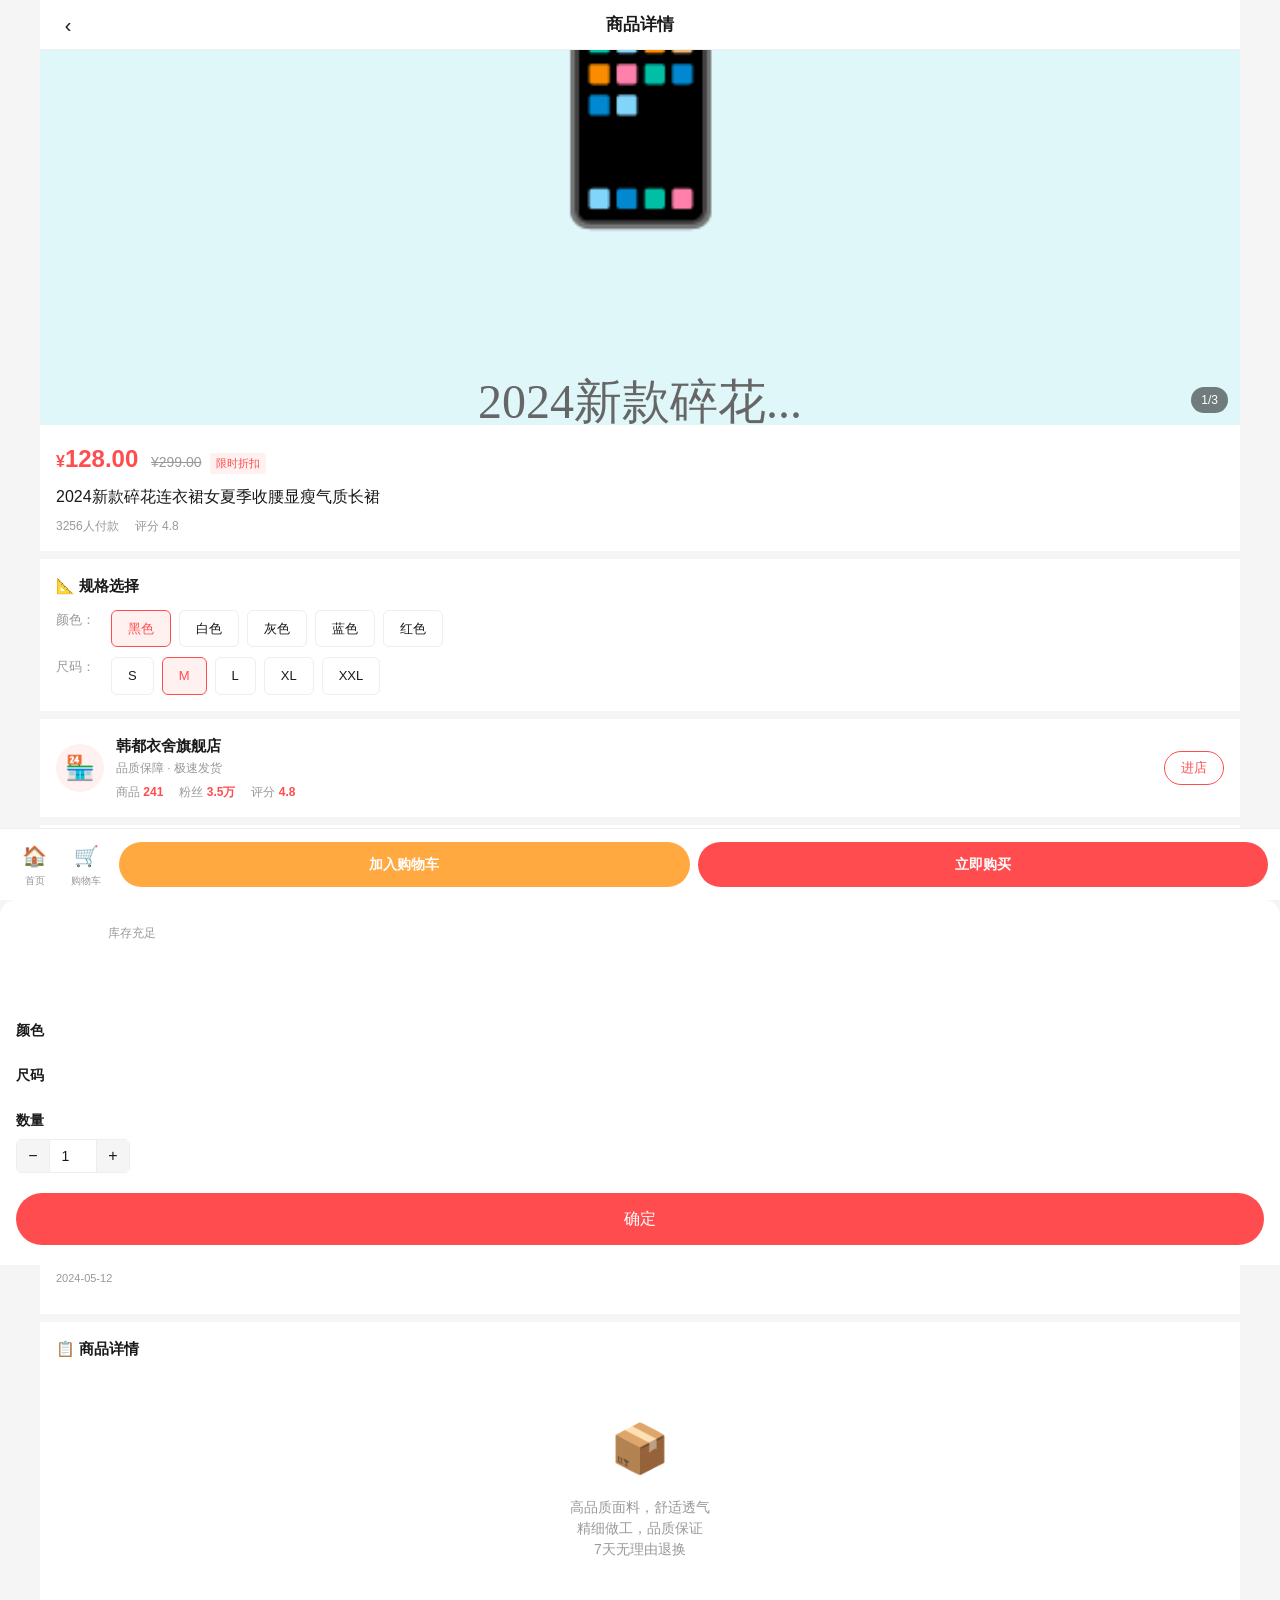
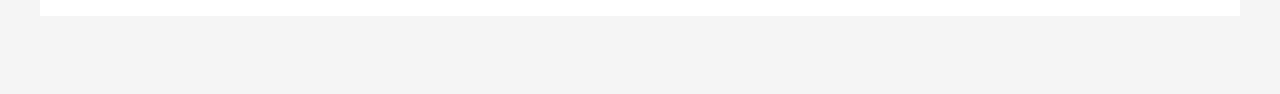
<file: shop-mall/product.html>
<!DOCTYPE html>
<html lang="zh-CN">
<head>
  <meta charset="UTF-8">
  <meta name="viewport" content="width=device-width, initial-scale=1.0maximum-scale=1.0, ">
  <title>商品详情 - Shop Mall</title>
  <link rel="stylesheet" href="css/style.css">
  <style>
    .product-gallery {
      position: relative; overflow: hidden;
      height: 375px; background: var(--bg-card);
    }
    .gallery-track { display: flex; height: 100%; transition: transform 0.3s ease; }
    .gallery-slide {
      min-width: 100%; height: 100%;
      display: flex; align-items: center; justify-content: center;
      font-size: 100px;
    }
    .gallery-counter {
      position: absolute; bottom: 12px; right: 12px;
      background: rgba(0,0,0,0.5); color: #fff;
      padding: 4px 10px; border-radius: var(--radius-full);
      font-size: 12px;
    }
    .product-main-info {
      background: var(--bg-card); padding: 16px; margin-bottom: 8px;
    }
    .product-price-bar {
      display: flex; align-items: baseline; gap: 8px;
      margin-bottom: 8px;
    }
    .product-price-bar .price { font-size: 24px; }
    .product-price-bar .price .symbol { font-size: 16px; }
    .product-price-bar .price .original { font-size: 14px; }
    .product-title-main {
      font-size: 16px; font-weight: 500; line-height: 1.5;
      margin-bottom: 8px;
    }
    .product-meta {
      display: flex; gap: 16px; font-size: 12px; color: var(--text-hint);
    }
    .info-section {
      background: var(--bg-card); padding: 16px; margin-bottom: 8px;
    }
    .info-section .section-title {
      font-size: 15px; font-weight: 600; margin-bottom: 12px;
      display: flex; align-items: center; gap: 6px;
    }
    .sku-row {
      display: flex; flex-wrap: wrap; gap: 8px;
    }
    .sku-btn {
      padding: 8px 16px; border: 1px solid var(--border-color);
      border-radius: var(--radius-sm); font-size: 13px;
      cursor: pointer; transition: var(--transition);
    }
    .sku-btn.active { border-color: var(--primary); color: var(--primary); background: var(--primary-bg); }
    .sku-btn:active { transform: scale(0.95); }
    .shop-card {
      display: flex; align-items: center; gap: 12px;
    }
    .shop-avatar {
      width: 48px; height: 48px; border-radius: 50%;
      background: var(--primary-bg); display: flex; align-items: center; justify-content: center;
      font-size: 24px;
    }
    .shop-name { font-size: 15px; font-weight: 600; }
    .shop-desc { font-size: 12px; color: var(--text-hint); margin-top: 2px; }
    .shop-stats { display: flex; gap: 16px; margin-top: 6px; font-size: 12px; }
    .shop-stats span { color: var(--text-hint); }
    .shop-stats .val { color: var(--primary); font-weight: 600; }
    .review-item {
      padding: 12px 0; border-bottom: 1px solid var(--border-color);
    }
    .review-item:last-child { border: none; }
    .review-header { display: flex; align-items: center; gap: 8px; margin-bottom: 6px; }
    .review-avatar { font-size: 20px; }
    .review-user { font-size: 13px; font-weight: 500; }
    .review-stars { color: #FAAD14; font-size: 12px; }
    .review-content { font-size: 14px; line-height: 1.6; color: var(--text-secondary); }
    .review-time { font-size: 11px; color: var(--text-hint); margin-top: 6px; }
    .bottom-action {
      position: fixed; bottom: 0; left: 0; right: 0;
      background: var(--bg-card);
      display: flex; align-items: center;
      padding: 8px 12px calc(8px + var(--safe-bottom));
      border-top: 1px solid var(--border-color);
      z-index: 100; gap: 8px;
    }
    .action-icons {
      display: flex; gap: 4px;
    }
    .action-icon {
      display: flex; flex-direction: column; align-items: center;
      font-size: 10px; color: var(--text-hint);
      padding: 4px 10px; cursor: pointer;
    }
    .action-icon .icon { font-size: 20px; margin-bottom: 2px; }
    .action-btns { flex: 1; display: flex; gap: 8px; }
    .action-btns .btn { flex: 1; padding: 12px; font-size: 14px; font-weight: 600; }
    .btn-cart { background: #FFA940; color: #fff; border-radius: var(--radius-full); }
    .btn-buy { background: var(--primary); color: #fff; border-radius: var(--radius-full); }
    .sku-modal {
      position: fixed; bottom: 0; left: 0; right: 0;
      background: var(--bg-card);
      border-radius: var(--radius-lg) var(--radius-lg) 0 0;
      padding: 20px 16px calc(20px + var(--safe-bottom));
      z-index: 200;
      transform: translateY(100%);
      transition: transform 0.3s ease;
      max-height: 70vh; overflow-y: auto;
    }
    .sku-modal.show { transform: translateY(0); }
    .sku-modal-mask {
      position: fixed; inset: 0; background: var(--bg-mask);
      z-index: 199; opacity: 0; pointer-events: none;
      transition: opacity 0.3s;
    }
    .sku-modal-mask.show { opacity: 1; pointer-events: auto; }
    .sku-modal .sku-header {
      display: flex; gap: 12px; margin-bottom: 20px;
    }
    .sku-modal .sku-img {
      width: 80px; height: 80px; border-radius: var(--radius-sm);
      display: flex; align-items: center; justify-content: center; font-size: 40px;
    }
    .sku-modal .sku-price { color: var(--price-color); font-size: 20px; font-weight: 700; }
    .sku-modal .sku-stock { font-size: 12px; color: var(--text-hint); margin-top: 4px; }
    .qty-control {
      display: flex; align-items: center; gap: 0;
      border: 1px solid var(--border-color); border-radius: var(--radius-sm);
      overflow: hidden; width: fit-content;
    }
    .qty-btn {
      width: 32px; height: 32px;
      display: flex; align-items: center; justify-content: center;
      background: var(--bg-page); font-size: 16px;
    }
    .qty-input {
      width: 48px; height: 32px; text-align: center;
      border: none; border-left: 1px solid var(--border-color);
      border-right: 1px solid var(--border-color); font-size: 14px;
    }
  </style>
</head>
<body>
  <div class="page" style="padding-bottom:70px">
    <div class="header">
      <button class="back-btn" onclick="history.back()">‹</button>
      <span class="title">商品详情</span>
    </div>

    <!-- 商品图片轮播 -->
    <div class="product-gallery" id="gallery"></div>

    <!-- 价格信息 -->
    <div class="product-main-info animate-slide-up">
      <div class="product-price-bar">
        <span class="price" id="price"></span>
        <span class="tag">限时折扣</span>
      </div>
      <div class="product-title-main" id="title"></div>
      <div class="product-meta">
        <span id="sales-info"></span>
        <span id="rating-info"></span>
      </div>
    </div>

    <!-- 规格选择 -->
    <div class="info-section">
      <div class="section-title">📐 规格选择</div>
      <div class="sku-row" id="sku-colors"></div>
      <div class="sku-row" id="sku-sizes" style="margin-top:10px"></div>
    </div>

    <!-- 店铺信息 -->
    <div class="info-section" id="shop-section"></div>

    <!-- 商品评价 -->
    <div class="info-section">
      <div class="section-title">
        💬 商品评价
        <span style="font-size:12px;font-weight:400;color:var(--text-hint);margin-left:auto" id="review-count"></span>
      </div>
      <div id="reviews"></div>
    </div>

    <!-- 商品详情图 -->
    <div class="info-section">
      <div class="section-title">📋 商品详情</div>
      <div style="text-align:center;padding:40px 0;color:var(--text-hint);font-size:14px">
        <div style="font-size:48px;margin-bottom:12px">📦</div>
        <p>高品质面料，舒适透气</p>
        <p>精细做工，品质保证</p>
        <p>7天无理由退换</p>
      </div>
    </div>
  </div>

  <!-- 底部操作栏 -->
  <div class="bottom-action">
    <div class="action-icons">
      <a class="action-icon" href="index.html"><span class="icon">🏠</span>首页</a>
      <a class="action-icon" href="cart.html"><span class="icon">🛒</span>购物车</a>
    </div>
    <div class="action-btns">
      <button class="btn btn-cart" onclick="openSku('cart')">加入购物车</button>
      <button class="btn btn-buy" onclick="openSku('buy')">立即购买</button>
    </div>
  </div>

  <!-- SKU选择弹窗 -->
  <div class="sku-modal-mask" id="sku-mask" onclick="closeSku()"></div>
  <div class="sku-modal" id="sku-modal">
    <div class="sku-header">
      <div class="sku-img" id="sku-img"></div>
      <div>
        <div class="sku-price" id="sku-price"></div>
        <div class="sku-stock">库存充足</div>
      </div>
    </div>
    <div style="margin-bottom:16px">
      <div style="font-size:14px;font-weight:600;margin-bottom:8px">颜色</div>
      <div class="sku-row" id="modal-colors"></div>
    </div>
    <div style="margin-bottom:16px">
      <div style="font-size:14px;font-weight:600;margin-bottom:8px">尺码</div>
      <div class="sku-row" id="modal-sizes"></div>
    </div>
    <div style="margin-bottom:20px">
      <div style="font-size:14px;font-weight:600;margin-bottom:8px">数量</div>
      <div class="qty-control">
        <button class="qty-btn" onclick="changeQty(-1)">−</button>
        <input class="qty-input" type="number" id="qty-input" value="1" min="1">
        <button class="qty-btn" onclick="changeQty(1)">+</button>
      </div>
    </div>
    <button class="btn btn-primary btn-block btn-lg" id="sku-confirm" onclick="confirmSku()">确定</button>
  </div>

  <script src="js/app.js"></script>
  <script>
    const productId = parseInt(Utils.getParam('id')) || 1001;
    const product = MOCK.products.find(p => p.id === productId) || MOCK.products[0];
    let selectedColor = '黑色';
    let selectedSize = 'M';
    let skuAction = 'cart';

    // 渲染商品图片轮播
    const colors = [getProductColor(product.id), getProductColor(product.id + 1), getProductColor(product.id + 2)];
    document.getElementById('gallery').innerHTML = `
      <div class="gallery-track" id="gallery-track">
        ${colors.map((c, i) => `<div class="gallery-slide" style="background:${c}"><img src="${productImageSVG(product.title, product.id + i)}" style="width:100%;height:100%;object-fit:cover"></div>`).join('')}
      </div>
      <div class="gallery-counter"><span id="gallery-idx">1</span>/${colors.length}</div>
    `;

    // 图片手势
    let gStartX = 0, gIdx = 0;
    const gallery = document.getElementById('gallery');
    const gTrack = document.getElementById('gallery-track');
    gallery.addEventListener('touchstart', e => gStartX = e.touches[0].clientX);
    gallery.addEventListener('touchend', e => {
      const diff = gStartX - e.changedTouches[0].clientX;
      if (Math.abs(diff) > 50) {
        gIdx = diff > 0 ? Math.min(gIdx + 1, colors.length - 1) : Math.max(gIdx - 1, 0);
        gTrack.style.transform = `translateX(-${gIdx * 100}%)`;
        document.getElementById('gallery-idx').textContent = gIdx + 1;
      }
    });

    // 渲染基本信息
    document.getElementById('price').innerHTML = `<span class="symbol">¥</span>${Utils.formatPrice(product.price)} <span class="original">¥${Utils.formatPrice(product.originalPrice)}</span>`;
    document.getElementById('title').textContent = product.title;
    document.getElementById('sales-info').textContent = `${Utils.formatSales(product.sales)}人付款`;
    document.getElementById('rating-info').textContent = `评分 ${product.rating}`;

    // 渲染规格
    const colorOptions = ['黑色', '白色', '灰色', '蓝色', '红色'];
    const sizeOptions = ['S', 'M', 'L', 'XL', 'XXL'];
    function renderSkuButtons(container, options, selected) {
      return options.map(o => `<span class="sku-btn ${o === selected ? 'active' : ''}" onclick="selectSku(this, '${o === selected ? '' : o}')">${o}</span>`).join('');
    }
    document.getElementById('sku-colors').innerHTML = `<span style="font-size:13px;color:var(--text-hint);margin-right:8px">颜色：</span>` + colorOptions.map(o => `<span class="sku-btn ${o === selectedColor ? 'active' : ''}" onclick="selectedColor='${o}';updateSkuDisplay()">${o}</span>`).join('');
    document.getElementById('sku-sizes').innerHTML = `<span style="font-size:13px;color:var(--text-hint);margin-right:8px">尺码：</span>` + sizeOptions.map(o => `<span class="sku-btn ${o === selectedSize ? 'active' : ''}" onclick="selectedSize='${o}';updateSkuDisplay()">${o}</span>`).join('');

    function updateSkuDisplay() {
      document.querySelectorAll('#sku-colors .sku-btn').forEach(b => b.classList.toggle('active', b.textContent === selectedColor));
      document.querySelectorAll('#sku-sizes .sku-btn').forEach(b => b.classList.toggle('active', b.textContent === selectedSize));
      document.querySelectorAll('#modal-colors .sku-btn').forEach(b => b.classList.toggle('active', b.textContent === selectedColor));
      document.querySelectorAll('#modal-sizes .sku-btn').forEach(b => b.classList.toggle('active', b.textContent === selectedSize));
    }

    // 渲染店铺
    document.getElementById('shop-section').innerHTML = `
      <div class="shop-card">
        <div class="shop-avatar">🏪</div>
        <div style="flex:1">
          <div class="shop-name">${product.shop}</div>
          <div class="shop-desc">品质保障 · 极速发货</div>
          <div class="shop-stats">
            <span>商品 <span class="val">${Math.floor(Math.random() * 200 + 50)}</span></span>
            <span>粉丝 <span class="val">${Utils.formatSales(Math.floor(Math.random() * 50000 + 5000))}</span></span>
            <span>评分 <span class="val">${product.rating}</span></span>
          </div>
        </div>
        <button class="btn btn-outline btn-sm">进店</button>
      </div>
    `;

    // 渲染评价
    document.getElementById('review-count').textContent = `全部 ${MOCK.reviews.length * 128} 条`;
    document.getElementById('reviews').innerHTML = MOCK.reviews.map(r => `
      <div class="review-item">
        <div class="review-header">
          <span class="review-avatar">${r.avatar}</span>
          <span class="review-user">${r.user}</span>
          <span class="review-stars">${'★'.repeat(r.rating)}${'☆'.repeat(5 - r.rating)}</span>
        </div>
        <div class="review-content">${r.content}</div>
        <div class="review-time">${r.time}</div>
      </div>
    `).join('');

    // SKU弹窗
    function openSku(action) {
      skuAction = action;
      document.getElementById('sku-modal').classList.add('show');
      document.getElementById('sku-mask').classList.add('show');
      document.getElementById('sku-img').innerHTML = `<img src="${productImageSVG(product.title, product.id)}" style="width:100%;height:100%;object-fit:cover;border-radius:var(--radius-sm)">`;
      document.getElementById('sku-price').textContent = '¥' + Utils.formatPrice(product.price);
      document.getElementById('sku-confirm').textContent = action === 'cart' ? '加入购物车' : '立即购买';
      document.getElementById('modal-colors').innerHTML = colorOptions.map(o => `<span class="sku-btn ${o === selectedColor ? 'active' : ''}" onclick="selectedColor='${o}';updateSkuDisplay()">${o}</span>`).join('');
      document.getElementById('modal-sizes').innerHTML = sizeOptions.map(o => `<span class="sku-btn ${o === selectedSize ? 'active' : ''}" onclick="selectedSize='${o}';updateSkuDisplay()">${o}</span>`).join('');
    }

    function closeSku() {
      document.getElementById('sku-modal').classList.remove('show');
      document.getElementById('sku-mask').classList.remove('show');
    }

    function changeQty(delta) {
      const input = document.getElementById('qty-input');
      input.value = Math.max(1, parseInt(input.value) + delta);
    }

    function confirmSku() {
      const qty = parseInt(document.getElementById('qty-input').value) || 1;
      const sku = `${selectedColor}/${selectedSize}`;
      if (skuAction === 'cart') {
        Cart.addItem(product, sku, qty);
        closeSku();
      } else {
        // 立即购买 → 存入临时订单
        Utils.storage.set('temp_order', [{ ...product, sku, qty }]);
        closeSku();
        location.href = 'order.html';
      }
    }

    // 底部Tab（商品详情页不需要，但保持一致性）
  </script>
</body>
</html>
</file>
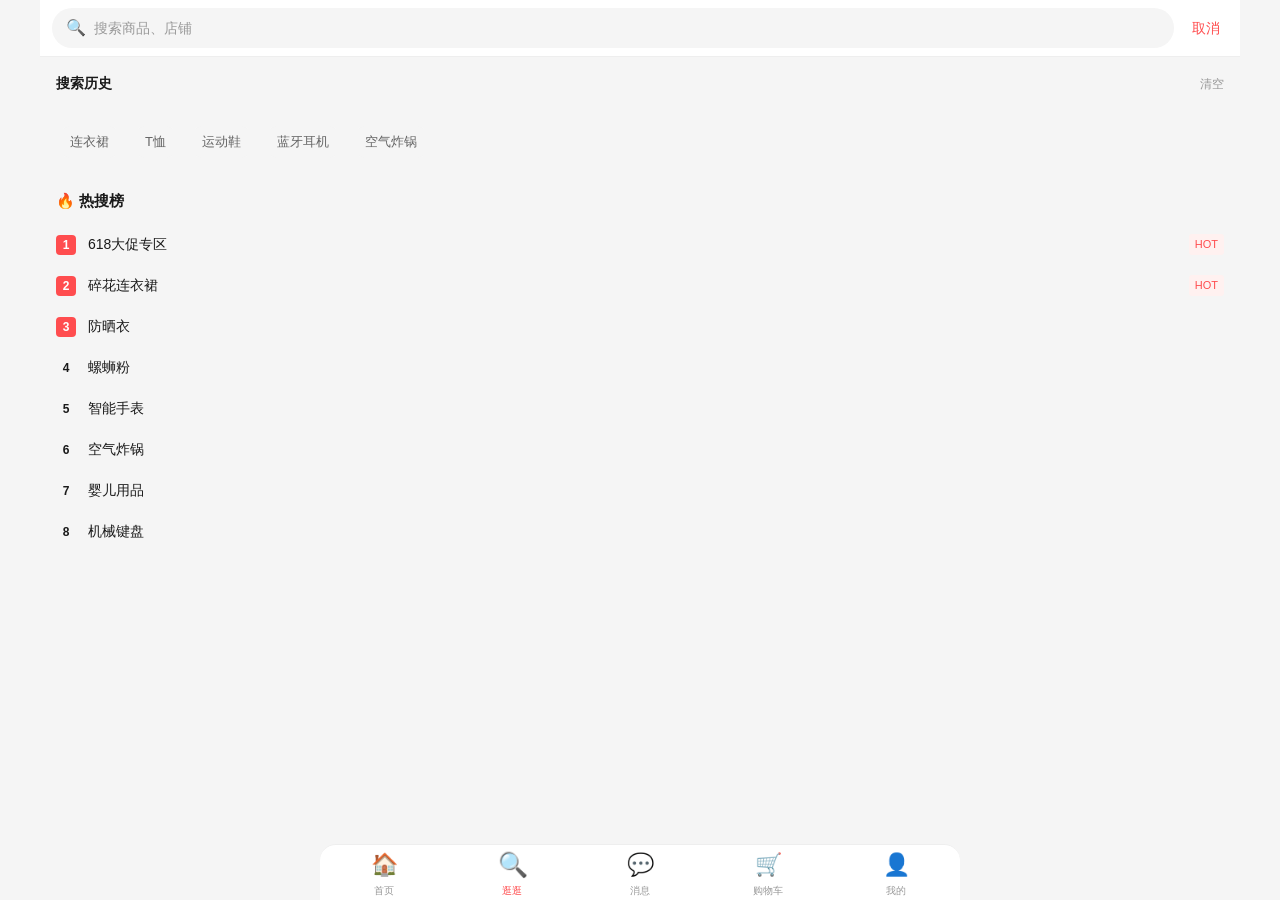
<file: shop-mall/search.html>
<!DOCTYPE html>
<html lang="zh-CN">
<head>
  <meta charset="UTF-8">
  <meta name="viewport" content="width=device-width, initial-scale=1.0maximum-scale=1.0, ">
  <title>搜索 - Shop Mall</title>
  <link rel="stylesheet" href="css/style.css">
  <style>
    .search-header {
      background: var(--bg-card);
      padding: 8px 12px;
      display: flex; align-items: center; gap: 10px;
      position: sticky; top: 0; z-index: 100;
      border-bottom: 1px solid var(--border-color);
    }
    .search-header .search-bar { background: var(--bg-page); }
    .search-header .cancel { font-size: 14px; color: var(--primary); white-space: nowrap; padding: 8px; }
    .filter-bar {
      display: flex; align-items: center;
      background: var(--bg-card);
      padding: 0 12px;
      border-bottom: 1px solid var(--border-color);
      position: sticky; top: 50px; z-index: 99;
    }
    .filter-item {
      flex: 1; text-align: center;
      padding: 12px 0; font-size: 13px;
      color: var(--text-secondary);
      position: relative;
      cursor: pointer;
    }
    .filter-item.active { color: var(--primary); font-weight: 600; }
    .filter-item.active::after {
      content: ''; position: absolute;
      bottom: 0; left: 50%; transform: translateX(-50%);
      width: 20px; height: 2px;
      background: var(--primary); border-radius: 1px;
    }
    .filter-item .arrow { font-size: 10px; margin-left: 2px; }
    .search-result-info {
      padding: 10px 16px; font-size: 12px; color: var(--text-hint);
    }
    .product-list {
      display: flex; flex-direction: column; gap: 10px;
      padding: 0 12px 12px;
    }
    .product-card-list {
      display: flex; background: var(--bg-card);
      border-radius: var(--radius-md); overflow: hidden;
    }
    .product-card-list .product-img {
      width: 120px; min-width: 120px; aspect-ratio: 1;
      display: flex; align-items: center; justify-content: center;
      font-size: 48px;
    }
    .product-card-list .product-info {
      flex: 1; padding: 12px;
      display: flex; flex-direction: column; justify-content: space-between;
    }
    .product-card-list .product-title {
      font-size: 14px; line-height: 1.4;
      display: -webkit-box; -webkit-line-clamp: 2; -webkit-box-orient: vertical; overflow: hidden;
    }
    .history-tags {
      display: flex; flex-wrap: wrap; gap: 8px;
      padding: 16px;
    }
    .history-tag {
      padding: 6px 14px;
      background: var(--bg-page);
      border-radius: var(--radius-full);
      font-size: 13px; color: var(--text-secondary);
      cursor: pointer;
    }
    .history-tag:active { background: var(--border-color); }
    .hot-search { padding: 16px; }
    .hot-search h3 { font-size: 15px; margin-bottom: 12px; }
    .hot-list { display: flex; flex-direction: column; }
    .hot-item {
      display: flex; align-items: center; gap: 12px;
      padding: 10px 0; cursor: pointer;
    }
    .hot-item .rank {
      width: 20px; height: 20px;
      display: flex; align-items: center; justify-content: center;
      font-size: 12px; font-weight: 700;
      border-radius: 4px;
    }
    .hot-item:nth-child(-n+3) .rank { background: var(--primary); color: #fff; }
    .hot-item .hot-text { flex: 1; font-size: 14px; }
    .hot-item .hot-tag { font-size: 11px; padding: 2px 6px; border-radius: 3px; }
    .view-toggle {
      display: flex; gap: 8px; padding: 8px 12px;
      justify-content: flex-end;
    }
    .view-btn { padding: 4px 8px; font-size: 18px; opacity: 0.4; cursor: pointer; }
    .view-btn.active { opacity: 1; color: var(--primary); }
    @media (min-width: 768px) {
      .product-list-grid {
        display: grid; grid-template-columns: repeat(2, 1fr); gap: 10px;
        padding: 0 12px 12px;
      }
    }
  </style>
</head>
<body>
  <div class="page">
    <!-- 搜索栏 -->
    <header class="search-header">
      <div class="search-bar">
        <span class="search-icon">🔍</span>
        <input type="text" id="search-input" placeholder="搜索商品、店铺" autofocus>
      </div>
      <span class="cancel" onclick="history.back()">取消</span>
    </header>

    <!-- 筛选栏 -->
    <div class="filter-bar" id="filter-bar" style="display:none">
      <div class="filter-item active" data-sort="default">综合</div>
      <div class="filter-item" data-sort="sales">销量</div>
      <div class="filter-item" data-sort="price-asc">价格<span class="arrow">↑</span></div>
      <div class="filter-item" data-sort="price-desc">价格<span class="arrow">↓</span></div>
      <div class="filter-item" data-sort="rating">评分</div>
    </div>

    <!-- 搜索前：历史+热搜 -->
    <div id="search-default">
      <div style="padding:16px;display:flex;justify-content:space-between;align-items:center">
        <span style="font-size:14px;font-weight:600">搜索历史</span>
        <span style="font-size:12px;color:var(--text-hint);cursor:pointer" onclick="this.parentElement.nextElementSibling.innerHTML=''">清空</span>
      </div>
      <div class="history-tags">
        <span class="history-tag" onclick="doSearch(this.textContent)">连衣裙</span>
        <span class="history-tag" onclick="doSearch(this.textContent)">T恤</span>
        <span class="history-tag" onclick="doSearch(this.textContent)">运动鞋</span>
        <span class="history-tag" onclick="doSearch(this.textContent)">蓝牙耳机</span>
        <span class="history-tag" onclick="doSearch(this.textContent)">空气炸锅</span>
      </div>

      <div class="hot-search">
        <h3>🔥 热搜榜</h3>
        <div class="hot-list">
          <div class="hot-item" onclick="doSearch('618大促专区')"><span class="rank">1</span><span class="hot-text">618大促专区</span><span class="hot-tag" style="background:#FFF1F0;color:var(--primary)">HOT</span></div>
          <div class="hot-item" onclick="doSearch('碎花连衣裙')"><span class="rank">2</span><span class="hot-text">碎花连衣裙</span><span class="hot-tag" style="background:#FFF1F0;color:var(--primary)">HOT</span></div>
          <div class="hot-item" onclick="doSearch('防晒衣')"><span class="rank">3</span><span class="hot-text">防晒衣</span></div>
          <div class="hot-item" onclick="doSearch('螺蛳粉')"><span class="rank">4</span><span class="hot-text">螺蛳粉</span></div>
          <div class="hot-item" onclick="doSearch('智能手表')"><span class="rank">5</span><span class="hot-text">智能手表</span></div>
          <div class="hot-item" onclick="doSearch('空气炸锅')"><span class="rank">6</span><span class="hot-text">空气炸锅</span></div>
          <div class="hot-item" onclick="doSearch('婴儿用品')"><span class="rank">7</span><span class="hot-text">婴儿用品</span></div>
          <div class="hot-item" onclick="doSearch('机械键盘')"><span class="rank">8</span><span class="hot-text">机械键盘</span></div>
        </div>
      </div>
    </div>

    <!-- 搜索结果 -->
    <div id="search-results" style="display:none">
      <div class="search-result-info" id="result-info"></div>
      <div class="view-toggle">
        <span class="view-btn active" data-view="list" onclick="setView('list')">☰</span>
        <span class="view-btn" data-view="grid" onclick="setView('grid')">⊞</span>
      </div>
      <div class="product-list" id="result-list"></div>
      <div class="product-list-grid" id="result-grid" style="display:none"></div>
    </div>
  </div>

  <nav class="tab-bar" id="tab-bar"></nav>
  <script src="js/app.js"></script>
  <script>
    initTabBar(1);

    const searchInput = document.getElementById('search-input');
    let currentSort = 'default';
    let currentView = 'list';
    let results = [];

    function doSearch(keyword) {
      searchInput.value = keyword;
      document.getElementById('search-default').style.display = 'none';
      document.getElementById('search-results').style.display = 'block';
      document.getElementById('filter-bar').style.display = 'flex';

      // 模拟搜索
      results = MOCK.products.filter(p =>
        p.title.includes(keyword) || p.shop.includes(keyword) ||
        keyword.split('').some(ch => p.title.includes(ch))
      );
      if (results.length === 0) results = MOCK.products.slice(0, 8);

      document.getElementById('result-info').textContent = `找到 ${results.length} 件相关商品`;
      renderResults();
    }

    function renderResults() {
      let sorted = [...results];
      if (currentSort === 'sales') sorted.sort((a, b) => b.sales - a.sales);
      else if (currentSort === 'price-asc') sorted.sort((a, b) => a.price - b.price);
      else if (currentSort === 'price-desc') sorted.sort((a, b) => b.price - a.price);
      else if (currentSort === 'rating') sorted.sort((a, b) => b.rating - a.rating);

      const listView = document.getElementById('result-list');
      const gridView = document.getElementById('result-grid');

      listView.innerHTML = sorted.map(p => `
        <a href="product.html?id=${p.id}" class="product-card-list card">
          <div class="product-img" style="background:${getProductColor(p.id)}">
            <img src="${productImageSVG(p.title, p.id)}" style="width:100%;height:100%;object-fit:cover">
          </div>
          <div class="product-info">
            <div class="product-title">${p.title}</div>
            <div style="margin-top:6px">${p.tags.map(t => `<span class="tag" style="margin-right:4px">${t}</span>`).join('')}</div>
            <div style="display:flex;justify-content:space-between;align-items:flex-end;margin-top:8px">
              <div>
                <span class="price"><span class="symbol">¥</span>${Utils.formatPrice(p.price)}</span>
                <span class="price original">¥${Utils.formatPrice(p.originalPrice)}</span>
              </div>
              <span style="font-size:11px;color:var(--text-hint)">${Utils.formatSales(p.sales)}人付款</span>
            </div>
          </div>
        </a>
      `).join('');

      renderProductGrid(gridView, sorted);
    }

    function setView(view) {
      currentView = view;
      document.getElementById('result-list').style.display = view === 'list' ? 'flex' : 'none';
      document.getElementById('result-grid').style.display = view === 'grid' ? 'grid' : 'none';
      document.querySelectorAll('.view-btn').forEach(b => b.classList.toggle('active', b.dataset.view === view));
    }

    // 筛选点击
    document.getElementById('filter-bar').addEventListener('click', e => {
      const item = e.target.closest('.filter-item');
      if (!item) return;
      document.querySelectorAll('.filter-item').forEach(i => i.classList.remove('active'));
      item.classList.add('active');
      currentSort = item.dataset.sort;
      renderResults();
    });

    // 回车搜索
    searchInput.addEventListener('keydown', e => {
      if (e.key === 'Enter' && searchInput.value.trim()) doSearch(searchInput.value.trim());
    });

    // URL参数自动搜索
    const cat = Utils.getParam('cat');
    if (cat) {
      const c = MOCK.categories.find(c => c.id == cat);
      if (c) doSearch(c.name);
    }
  </script>
</body>
</html>
</file>
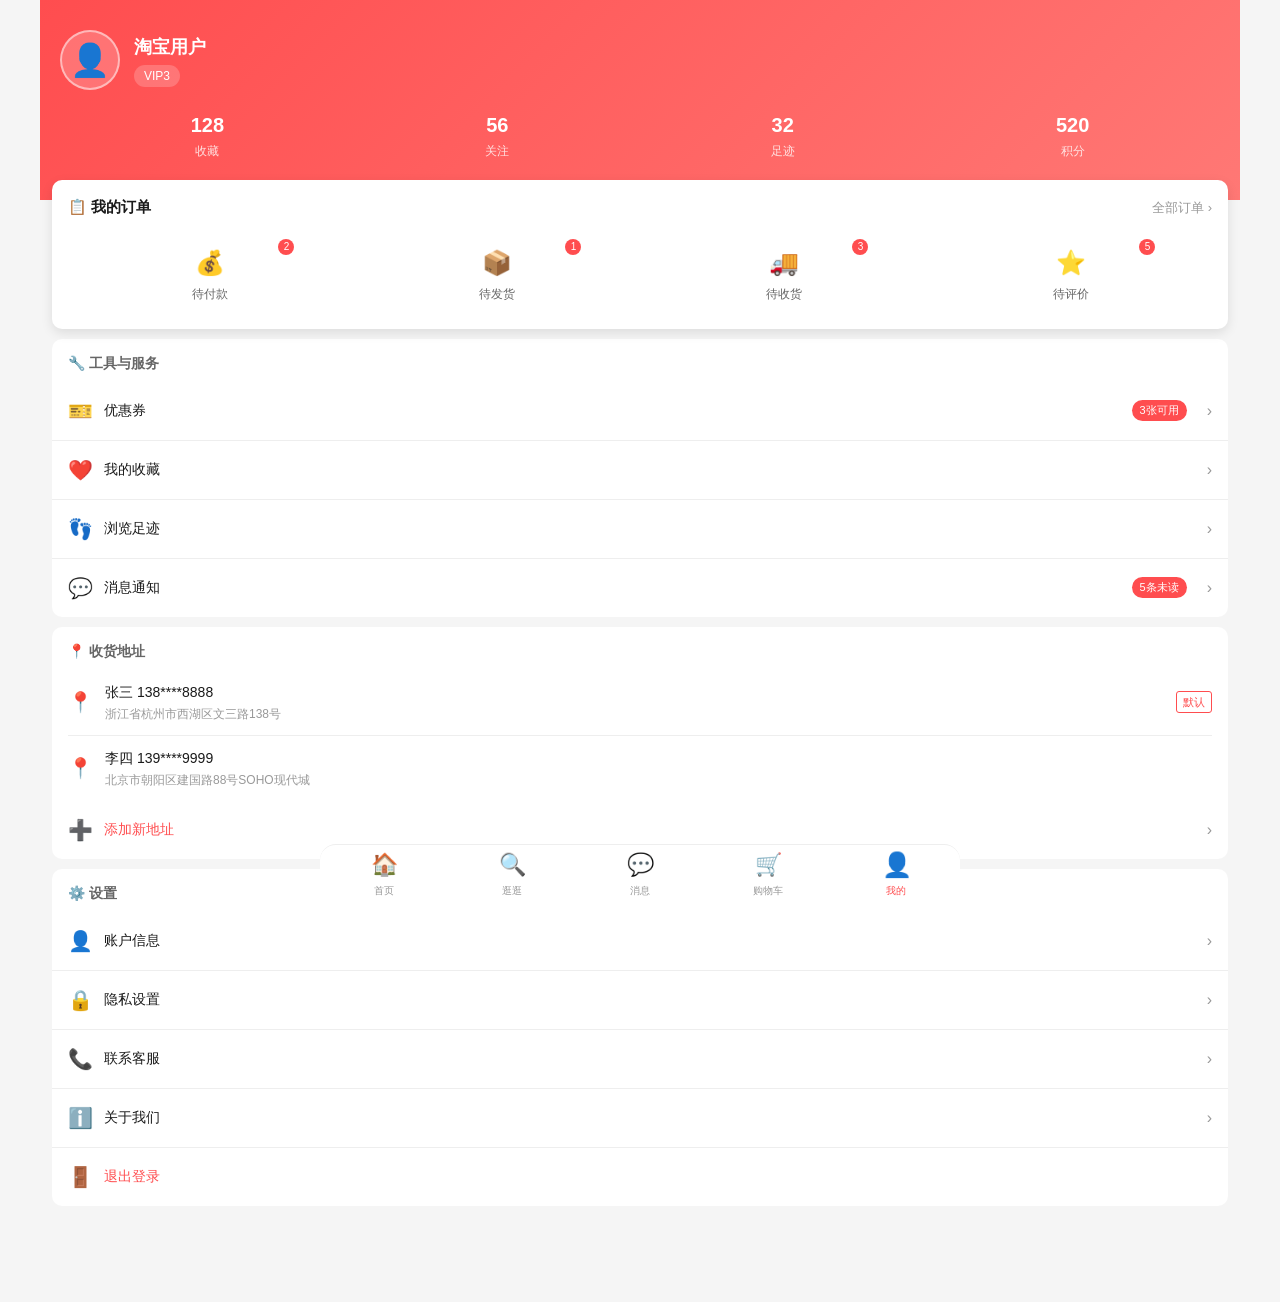
<file: shop-mall/user.html>
<!DOCTYPE html>
<html lang="zh-CN">
<head>
  <meta charset="UTF-8">
  <meta name="viewport" content="width=device-width, initial-scale=1.0maximum-scale=1.0, ">
  <title>我的 - Shop Mall</title>
  <link rel="stylesheet" href="css/style.css">
  <style>
    .user-header {
      background: linear-gradient(135deg, #FF4D4F, #FF7875);
      padding: 30px 20px 40px;
      color: #fff;
    }
    .user-profile {
      display: flex; align-items: center; gap: 14px;
    }
    .user-avatar {
      width: 60px; height: 60px; border-radius: 50%;
      background: rgba(255,255,255,0.2);
      display: flex; align-items: center; justify-content: center;
      font-size: 32px; border: 2px solid rgba(255,255,255,0.5);
    }
    .user-name { font-size: 18px; font-weight: 600; }
    .user-level {
      display: inline-block; margin-top: 4px;
      padding: 2px 10px; border-radius: var(--radius-full);
      background: rgba(255,255,255,0.2); font-size: 12px;
    }
    .user-stats {
      display: flex; justify-content: space-around;
      margin-top: 20px; text-align: center;
    }
    .user-stat .num { font-size: 20px; font-weight: 700; }
    .user-stat .label { font-size: 12px; opacity: 0.8; margin-top: 2px; }
    .order-menu {
      background: var(--bg-card); margin: -20px 12px 10px;
      border-radius: var(--radius-md); padding: 16px;
      position: relative; z-index: 1;
      box-shadow: var(--shadow-md);
    }
    .order-menu-title {
      display: flex; justify-content: space-between; align-items: center;
      margin-bottom: 16px;
    }
    .order-menu-title h3 { font-size: 15px; font-weight: 600; }
    .order-menu-title a { font-size: 13px; color: var(--text-hint); }
    .order-grid {
      display: grid; grid-template-columns: repeat(4, 1fr); gap: 4px;
    }
    .order-item-btn {
      display: flex; flex-direction: column; align-items: center;
      padding: 10px 4px; cursor: pointer; position: relative;
      transition: var(--transition);
    }
    .order-item-btn:active { transform: scale(0.9); }
    .order-item-btn .order-icon { font-size: 24px; margin-bottom: 4px; }
    .order-item-btn .order-label { font-size: 12px; color: var(--text-secondary); }
    .order-item-btn .order-badge {
      position: absolute; top: 4px; right: 20%;
      min-width: 16px; height: 16px; padding: 0 4px;
      background: var(--primary); color: #fff;
      font-size: 10px; border-radius: var(--radius-full);
      display: flex; align-items: center; justify-content: center;
    }
    .menu-section {
      background: var(--bg-card); margin: 0 12px 10px;
      border-radius: var(--radius-md); overflow: hidden;
    }
    .menu-section-title {
      padding: 14px 16px 8px; font-size: 14px; font-weight: 600;
      color: var(--text-secondary);
    }
    .menu-item {
      display: flex; align-items: center; gap: 12px;
      padding: 14px 16px; cursor: pointer;
      border-bottom: 1px solid var(--border-color);
      transition: var(--transition);
    }
    .menu-item:last-child { border: none; }
    .menu-item:active { background: var(--bg-page); }
    .menu-item .menu-icon { font-size: 20px; width: 24px; text-align: center; }
    .menu-item .menu-text { flex: 1; font-size: 14px; }
    .menu-item .menu-arrow { color: var(--text-hint); font-size: 16px; }
    .menu-item .menu-badge {
      background: var(--primary); color: #fff;
      padding: 2px 8px; border-radius: var(--radius-full);
      font-size: 11px; margin-right: 8px;
    }
    .address-list {
      padding: 0 16px;
    }
    .address-card-mini {
      display: flex; align-items: center; gap: 12px;
      padding: 12px 0; border-bottom: 1px solid var(--border-color);
    }
    .address-card-mini:last-child { border: none; }
    .address-card-mini .addr-icon { font-size: 20px; }
    .address-card-mini .addr-info { flex: 1; }
    .address-card-mini .addr-user { font-size: 14px; font-weight: 500; }
    .address-card-mini .addr-detail { font-size: 12px; color: var(--text-hint); margin-top: 2px; }
    .address-card-mini .addr-default {
      font-size: 11px; color: var(--primary); border: 1px solid var(--primary);
      padding: 2px 6px; border-radius: 3px;
    }
  </style>
</head>
<body>
  <div class="page">
    <!-- 用户头部 -->
    <div class="user-header">
      <div class="user-profile">
        <div class="user-avatar">👤</div>
        <div>
          <div class="user-name" id="user-name">淘宝用户</div>
          <span class="user-level" id="user-level">VIP3</span>
        </div>
      </div>
      <div class="user-stats">
        <div class="user-stat"><div class="num">128</div><div class="label">收藏</div></div>
        <div class="user-stat"><div class="num">56</div><div class="label">关注</div></div>
        <div class="user-stat"><div class="num">32</div><div class="label">足迹</div></div>
        <div class="user-stat"><div class="num">520</div><div class="label">积分</div></div>
      </div>
    </div>

    <!-- 我的订单 -->
    <div class="order-menu">
      <div class="order-menu-title">
        <h3>📋 我的订单</h3>
        <a href="#">全部订单 ›</a>
      </div>
      <div class="order-grid">
        <div class="order-item-btn">
          <span class="order-icon">💰</span>
          <span class="order-label">待付款</span>
          <span class="order-badge" id="badge-unpaid">2</span>
        </div>
        <div class="order-item-btn">
          <span class="order-icon">📦</span>
          <span class="order-label">待发货</span>
          <span class="order-badge" id="badge-unshipped">1</span>
        </div>
        <div class="order-item-btn">
          <span class="order-icon">🚚</span>
          <span class="order-label">待收货</span>
          <span class="order-badge" id="badge-undelivered">3</span>
        </div>
        <div class="order-item-btn">
          <span class="order-icon">⭐</span>
          <span class="order-label">待评价</span>
          <span class="order-badge" id="badge-unreviewd">5</span>
        </div>
      </div>
    </div>

    <!-- 工具与服务 -->
    <div class="menu-section">
      <div class="menu-section-title">🔧 工具与服务</div>
      <div class="menu-item"><span class="menu-icon">🎫</span><span class="menu-text">优惠券</span><span class="menu-badge">3张可用</span><span class="menu-arrow">›</span></div>
      <div class="menu-item"><span class="menu-icon">❤️</span><span class="menu-text">我的收藏</span><span class="menu-arrow">›</span></div>
      <div class="menu-item"><span class="menu-icon">👣</span><span class="menu-text">浏览足迹</span><span class="menu-arrow">›</span></div>
      <div class="menu-item"><span class="menu-icon">💬</span><span class="menu-text">消息通知</span><span class="menu-badge">5条未读</span><span class="menu-arrow">›</span></div>
    </div>

    <!-- 收货地址 -->
    <div class="menu-section">
      <div class="menu-section-title">📍 收货地址</div>
      <div class="address-list" id="address-list"></div>
      <div class="menu-item" onclick="Utils.showToast('添加新地址')">
        <span class="menu-icon">➕</span>
        <span class="menu-text" style="color:var(--primary)">添加新地址</span>
        <span class="menu-arrow">›</span>
      </div>
    </div>

    <!-- 设置 -->
    <div class="menu-section">
      <div class="menu-section-title">⚙️ 设置</div>
      <div class="menu-item"><span class="menu-icon">👤</span><span class="menu-text">账户信息</span><span class="menu-arrow">›</span></div>
      <div class="menu-item"><span class="menu-icon">🔒</span><span class="menu-text">隐私设置</span><span class="menu-arrow">›</span></div>
      <div class="menu-item"><span class="menu-icon">📞</span><span class="menu-text">联系客服</span><span class="menu-arrow">›</span></div>
      <div class="menu-item"><span class="menu-icon">ℹ️</span><span class="menu-text">关于我们</span><span class="menu-arrow">›</span></div>
      <div class="menu-item" onclick="if(confirm('确定退出登录？'))location.href='login.html'">
        <span class="menu-icon">🚪</span>
        <span class="menu-text" style="color:var(--danger)">退出登录</span>
      </div>
    </div>

    <div style="height:20px"></div>
  </div>

  <nav class="tab-bar" id="tab-bar"></nav>
  <script src="js/app.js"></script>
  <script>
    initTabBar(4);

    const user = MOCK.user;
    document.getElementById('user-name').textContent = user.name;
    document.getElementById('user-level').textContent = user.level;
    document.getElementById('badge-unpaid').textContent = user.orders.unpaid;
    document.getElementById('badge-unshipped').textContent = user.orders.unshipped;
    document.getElementById('badge-undelivered').textContent = user.orders.undelivered;
    document.getElementById('badge-unreviewd').textContent = user.orders.unreviewd;

    // 渲染地址
    document.getElementById('address-list').innerHTML = user.addresses.map(a => `
      <div class="address-card-mini">
        <span class="addr-icon">📍</span>
        <div class="addr-info">
          <div class="addr-user">${a.name} ${a.phone}</div>
          <div class="addr-detail">${a.address}</div>
        </div>
        ${a.isDefault ? '<span class="addr-default">默认</span>' : ''}
      </div>
    `).join('');
  </script>
</body>
</html>
</file>
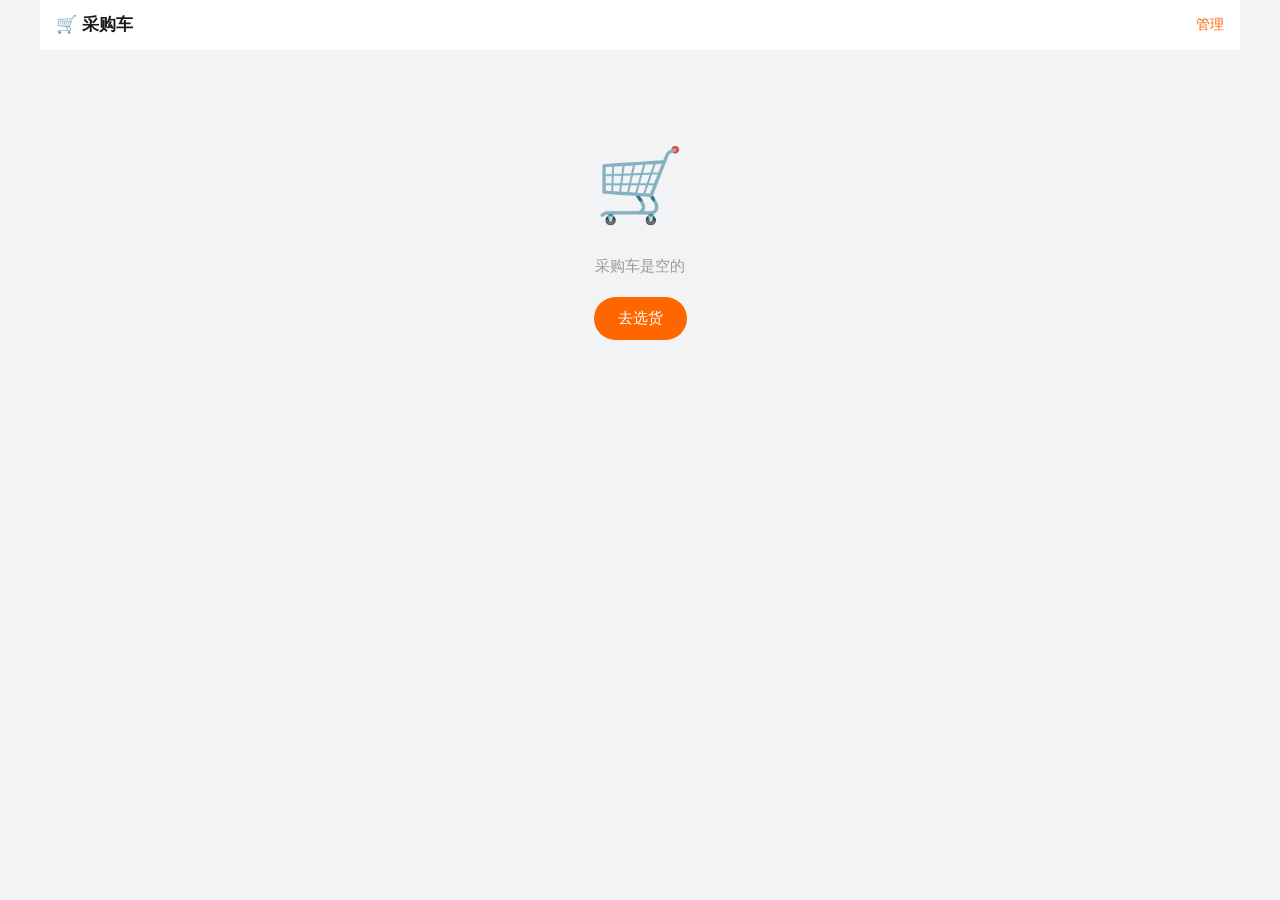
<file: wholesale/cart.html>
<!DOCTYPE html>
<html lang="zh-CN">
<head>
  <meta charset="UTF-8">
  <meta name="viewport" content="width=device-width, initial-scale=1.0maximum-scale=1.0, ">
  <title>采购车 - Wholesale</title>
  <link rel="stylesheet" href="css/style.css">
  <style>
    .cart-header { background:var(--bg-card); padding:12px 16px; display:flex; align-items:center; justify-content:space-between; position:sticky; top:0; z-index:100; border-bottom:1px solid var(--border-color); }
    .cart-header .title { font-size:17px; font-weight:600; }
    .cart-header .edit-btn { font-size:14px; color:var(--primary); }
    .cart-shop { background:var(--bg-card); margin:10px 12px; border-radius:var(--radius-md); overflow:hidden; }
    .cart-shop-header { display:flex; align-items:center; gap:10px; padding:12px; border-bottom:1px solid var(--border-color); }
    .cart-shop-header .shop-check, .cart-item .item-check { width:20px; height:20px; border-radius:50%; border:2px solid var(--border-color); display:flex; align-items:center; justify-content:center; cursor:pointer; transition:var(--transition); flex-shrink:0; }
    .cart-shop-header .shop-check.checked, .cart-item .item-check.checked { border-color:var(--primary); background:var(--primary); color:#fff; font-size:12px; }
    .cart-item { display:flex; align-items:center; gap:10px; padding:12px; border-bottom:1px solid var(--border-color); }
    .cart-item:last-child { border:none; }
    .cart-item .item-img { width:80px; height:80px; border-radius:var(--radius-sm); flex-shrink:0; overflow:hidden; display:flex; align-items:center; justify-content:center; }
    .cart-item .item-info { flex:1; min-width:0; }
    .cart-item .item-title { font-size:13px; line-height:1.4; display:-webkit-box; -webkit-line-clamp:2; -webkit-box-orient:vertical; overflow:hidden; }
    .cart-item .item-sku { font-size:12px; color:var(--text-hint); background:var(--bg-page); padding:2px 8px; border-radius:3px; display:inline-block; margin:4px 0; }
    .cart-item .item-bottom { display:flex; justify-content:space-between; align-items:center; }
    .cart-bottom { position:fixed; bottom:0; left:0; right:0; background:var(--bg-card); display:flex; align-items:center; padding:10px 12px calc(10px + var(--safe-bottom)); border-top:1px solid var(--border-color); z-index:99; }
    .cart-bottom .select-all { display:flex; align-items:center; gap:8px; cursor:pointer; font-size:14px; }
    .cart-bottom .total-section { flex:1; text-align:right; margin-right:12px; }
    .cart-bottom .total-label { font-size:13px; color:var(--text-secondary); }
    .cart-bottom .total-price { font-size:18px; font-weight:700; color:var(--price-color); }
    .cart-bottom .checkout-btn { padding:10px 24px; background:var(--primary); color:#fff; border-radius:var(--radius-full); font-size:15px; font-weight:600; border:none; cursor:pointer; }
    .cart-bottom .checkout-btn.disabled { background:#ccc; pointer-events:none; }
    .delete-btn { color:var(--text-hint); font-size:12px; padding:4px 8px; border:1px solid var(--border-color); border-radius:var(--radius-sm); cursor:pointer; background:none; }
    .empty-cart { display:flex; flex-direction:column; align-items:center; justify-content:center; padding:80px 20px; }
    .empty-cart .empty-icon { font-size:72px; margin-bottom:16px; }
    .empty-cart .empty-text { font-size:15px; color:var(--text-hint); margin-bottom:20px; }
  </style>
</head>
<body>
  <div class="page">
    <div class="cart-header">
      <span class="title">🛒 采购车</span>
      <span class="edit-btn" id="edit-btn" onclick="toggleEdit()">管理</span>
    </div>
    <div id="cart-content"></div>
  </div>

  <div class="cart-bottom" id="cart-bottom" style="display:none">
    <div class="select-all" onclick="toggleSelectAll()">
      <span class="item-check" id="select-all-check">✓</span>
      <span>全选</span>
    </div>
    <div class="total-section">
      <div class="total-label">合计：</div>
      <div class="total-price" id="total-price">¥0.00</div>
    </div>
    <button class="checkout-btn" id="checkout-btn" onclick="checkout()">结算(<span id="checkout-count">0</span>)</button>
  </div>

  <script src="js/app.js"></script>
  <script>
    let isEditing = false;
    let checkedItems = {};

    function getCartItems() { return Utils.storage.get('cart') || []; }
    function saveCart(items) { Utils.storage.set('cart', items); }

    function renderCart() {
      const items = getCartItems();
      const container = document.getElementById('cart-content');
      const bottomBar = document.getElementById('cart-bottom');

      if (items.length === 0) {
        bottomBar.style.display = 'none';
        container.innerHTML = `
          <div class="empty-cart">
            <div class="empty-icon">🛒</div>
            <div class="empty-text">采购车是空的</div>
            <a href="index.html" class="btn btn-primary">去选货</a>
          </div>
        `;
        return;
      }

      bottomBar.style.display = 'flex';
      const grouped = {};
      items.forEach(item => { if (!grouped[item.shop]) grouped[item.shop] = []; grouped[item.shop].push(item); });

      container.innerHTML = Object.entries(grouped).map(([shop, shopItems]) => `
        <div class="cart-shop">
          <div class="cart-shop-header">
            <span class="shop-check ${shopItems.every(i => checkedItems[i.id + i.sku]) ? 'checked' : ''}" onclick="toggleShopCheck('${shop}')">✓</span>
            <span style="font-size:14px;font-weight:600">🏭 ${shop}</span>
          </div>
          ${shopItems.map(item => {
            const key = item.id + item.sku;
            const checked = checkedItems[key];
            return `
              <div class="cart-item">
                <span class="item-check ${checked ? 'checked' : ''}" onclick="toggleItemCheck(${item.id},'${item.sku}')">✓</span>
                <a href="product.html?id=${item.id}" class="item-img" style="background:${getProductColor(item.id)}">
                  <img src="${productImageSVG(item.title, item.id)}" style="width:100%;height:100%;object-fit:cover">
                </a>
                <div class="item-info">
                  <div class="item-title">${item.title}</div>
                  <div class="item-sku">${item.sku || '默认规格'}</div>
                  <div class="item-bottom">
                    <span class="price"><span class="symbol">¥</span>${Utils.formatPrice(item.price)}</span>
                    <div class="qty-control" style="transform:scale(0.85)">
                      <button class="qty-btn" onclick="updateItemQty(${item.id},'${item.sku}',${item.qty - 10})">−</button>
                      <input class="qty-input" value="${item.qty}" onchange="updateItemQty(${item.id},'${item.sku}',parseInt(this.value))">
                      <button class="qty-btn" onclick="updateItemQty(${item.id},'${item.sku}',${item.qty + 10})">+</button>
                    </div>
                  </div>
                  ${isEditing ? `<div style="text-align:right;margin-top:6px"><button class="delete-btn" onclick="deleteItem(${item.id},'${item.sku}')">删除</button></div>` : ''}
                </div>
              </div>
            `;
          }).join('')}
        </div>
      `).join('');

      updateTotal();
    }

    function toggleItemCheck(id, sku) { checkedItems[id + sku] = !checkedItems[id + sku]; renderCart(); }
    function toggleShopCheck(shop) {
      const items = getCartItems().filter(i => i.shop === shop);
      const allChecked = items.every(i => checkedItems[i.id + i.sku]);
      items.forEach(i => checkedItems[i.id + i.sku] = !allChecked);
      renderCart();
    }
    function toggleSelectAll() {
      const items = getCartItems();
      const allChecked = items.every(i => checkedItems[i.id + i.sku]);
      items.forEach(i => checkedItems[i.id + i.sku] = !allChecked);
      renderCart();
    }
    function updateItemQty(id, sku, qty) {
      if (qty <= 0) { deleteItem(id, sku); return; }
      const items = getCartItems();
      const item = items.find(i => i.id === id && i.sku === sku);
      if (item) item.qty = qty;
      saveCart(items);
      renderCart();
    }
    function deleteItem(id, sku) {
      let items = getCartItems();
      items = items.filter(i => !(i.id === id && i.sku === sku));
      saveCart(items);
      delete checkedItems[id + sku];
      renderCart();
      Utils.showToast('已删除');
    }
    function toggleEdit() {
      isEditing = !isEditing;
      document.getElementById('edit-btn').textContent = isEditing ? '完成' : '管理';
      renderCart();
    }
    function updateTotal() {
      const items = getCartItems();
      let total = 0, count = 0;
      items.forEach(item => { if (checkedItems[item.id + item.sku]) { total += item.price * item.qty; count += item.qty; } });
      document.getElementById('total-price').textContent = '¥' + Utils.formatPrice(total);
      document.getElementById('checkout-count').textContent = count;
      document.getElementById('checkout-btn').classList.toggle('disabled', count === 0);
    }
    function checkout() {
      const items = getCartItems().filter(i => checkedItems[i.id + i.sku]);
      if (items.length === 0) { Utils.showToast('请选择商品'); return; }
      Utils.storage.set('temp_order', items);
      location.href = 'order.html';
    }

    getCartItems().forEach(i => checkedItems[i.id + i.sku] = true);
    renderCart();
  </script>
</body>
</html>
</file>
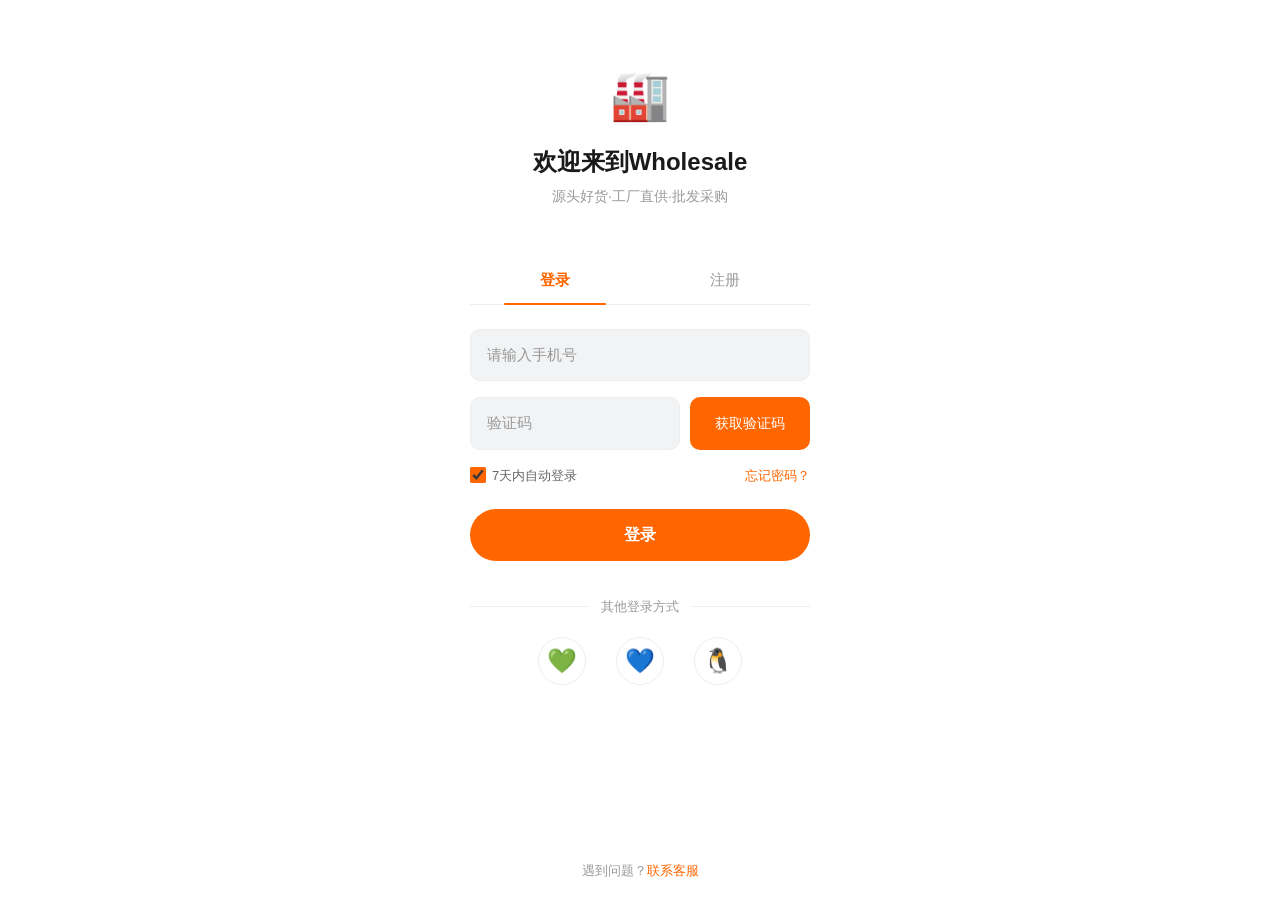
<file: wholesale/login.html>
<!DOCTYPE html>
<html lang="zh-CN">
<head>
  <meta charset="UTF-8">
  <meta name="viewport" content="width=device-width, initial-scale=1.0maximum-scale=1.0, ">
  <title>登录 - Wholesale</title>
  <link rel="stylesheet" href="css/style.css">
  <style>
    body { background:#fff; }
    .login-page { min-height:100vh; display:flex; flex-direction:column; }
    .login-header { padding:60px 30px 30px; text-align:center; }
    .login-logo { font-size:48px; margin-bottom:12px; }
    .login-title { font-size:24px; font-weight:700; color:var(--text-primary); }
    .login-subtitle { font-size:14px; color:var(--text-hint); margin-top:6px; }
    .login-form { padding:20px 30px; flex:1; }
    .form-group { margin-bottom:16px; position:relative; }
    .form-input { width:100%; padding:14px 16px; border:1px solid var(--border-color); border-radius:var(--radius-md); font-size:15px; transition:var(--transition); background:var(--bg-page); }
    .form-input:focus { border-color:var(--primary); background:#fff; box-shadow:0 0 0 3px var(--primary-bg); }
    .form-input::placeholder { color:var(--text-hint); }
    .form-row { display:flex; gap:10px; }
    .form-row .form-input { flex:1; }
    .sms-btn { white-space:nowrap; padding:14px 16px; background:var(--primary); color:#fff; border-radius:var(--radius-md); font-size:14px; min-width:120px; text-align:center; cursor:pointer; border:none; }
    .sms-btn:active { background:var(--primary-dark); }
    .sms-btn.disabled { background:#ccc; pointer-events:none; }
    .form-options { display:flex; justify-content:space-between; margin-bottom:24px; font-size:13px; }
    .form-options label { display:flex; align-items:center; gap:6px; color:var(--text-secondary); cursor:pointer; }
    .form-options label input[type="checkbox"] { accent-color:var(--primary); width:16px; height:16px; }
    .form-options a { color:var(--primary); }
    .login-btn { width:100%; padding:14px; background:var(--primary); color:#fff; border-radius:var(--radius-full); font-size:16px; font-weight:600; margin-bottom:16px; transition:var(--transition); border:none; cursor:pointer; }
    .login-btn:active { background:var(--primary-dark); transform:scale(0.98); }
    .tab-switch { display:flex; margin-bottom:24px; border-bottom:1px solid var(--border-color); }
    .tab-switch-item { flex:1; text-align:center; padding:12px; font-size:15px; color:var(--text-hint); cursor:pointer; position:relative; transition:var(--transition); }
    .tab-switch-item.active { color:var(--primary); font-weight:600; }
    .tab-switch-item.active::after { content:''; position:absolute; bottom:-1px; left:20%; right:20%; height:2px; background:var(--primary); border-radius:1px; }
    .divider-text { display:flex; align-items:center; gap:12px; margin:20px 0; color:var(--text-hint); font-size:13px; }
    .divider-text::before, .divider-text::after { content:''; flex:1; height:1px; background:var(--border-color); }
    .social-login { display:flex; justify-content:center; gap:30px; margin-bottom:30px; }
    .social-btn { width:48px; height:48px; border-radius:50%; display:flex; align-items:center; justify-content:center; font-size:24px; cursor:pointer; transition:var(--transition); border:1px solid var(--border-color); }
    .social-btn:active { transform:scale(0.9); }
    .login-footer { text-align:center; padding:20px; font-size:13px; color:var(--text-hint); }
    .login-footer a { color:var(--primary); }
    .agreement { font-size:12px; color:var(--text-hint); text-align:center; margin-top:16px; line-height:1.6; }
    .agreement a { color:var(--primary); }
    @media (min-width:768px) { .login-form { max-width:400px; margin:0 auto; } }
  </style>
</head>
<body>
  <div class="login-page">
    <div class="login-header">
      <div class="login-logo">🏭</div>
      <div class="login-title">欢迎来到Wholesale</div>
      <div class="login-subtitle">源头好货·工厂直供·批发采购</div>
    </div>

    <div class="login-form">
      <div class="tab-switch">
        <div class="tab-switch-item active" onclick="switchTab('login')">登录</div>
        <div class="tab-switch-item" onclick="switchTab('register')">注册</div>
      </div>

      <div id="login-form">
        <div class="form-group">
          <input class="form-input" type="tel" id="login-phone" placeholder="请输入手机号" maxlength="11">
        </div>
        <div class="form-group">
          <div class="form-row">
            <input class="form-input" type="text" id="login-code" placeholder="验证码" maxlength="6">
            <button class="sms-btn" id="sms-btn" onclick="sendCode()">获取验证码</button>
          </div>
        </div>
        <div class="form-options">
          <label><input type="checkbox" checked> 7天内自动登录</label>
          <a href="#">忘记密码？</a>
        </div>
        <button class="login-btn" onclick="doLogin()">登录</button>
      </div>

      <div id="register-form" style="display:none">
        <div class="form-group"><input class="form-input" type="tel" id="reg-phone" placeholder="请输入手机号" maxlength="11"></div>
        <div class="form-group">
          <div class="form-row">
            <input class="form-input" type="text" id="reg-code" placeholder="验证码" maxlength="6">
            <button class="sms-btn" id="reg-sms-btn" onclick="sendRegCode()">获取验证码</button>
          </div>
        </div>
        <div class="form-group"><input class="form-input" type="password" id="reg-pwd" placeholder="设置密码（6-20位）"></div>
        <div class="form-group"><input class="form-input" type="text" id="reg-company" placeholder="公司名称（选填）"></div>
        <div class="form-group"><input class="form-input" type="text" id="reg-nick" placeholder="设置昵称"></div>
        <button class="login-btn" onclick="doRegister()">注册</button>
        <div class="agreement">注册即表示同意 <a href="#">《用户协议》</a> 和 <a href="#">《隐私政策》</a></div>
      </div>

      <div class="divider-text">其他登录方式</div>
      <div class="social-login">
        <div class="social-btn" onclick="socialLogin('wechat')">💚</div>
        <div class="social-btn" onclick="socialLogin('alipay')">💙</div>
        <div class="social-btn" onclick="socialLogin('qq')">🐧</div>
      </div>
    </div>

    <div class="login-footer">遇到问题？<a href="#">联系客服</a></div>
  </div>

  <script src="js/app.js"></script>
  <script>
    let currentTab = 'login';
    let smsTimer = null;

    function switchTab(tab) {
      currentTab = tab;
      document.querySelectorAll('.tab-switch-item').forEach((el, i) => {
        el.classList.toggle('active', (i === 0 && tab === 'login') || (i === 1 && tab === 'register'));
      });
      document.getElementById('login-form').style.display = tab === 'login' ? 'block' : 'none';
      document.getElementById('register-form').style.display = tab === 'register' ? 'block' : 'none';
    }

    function countdown(btn, seconds) {
      btn.classList.add('disabled');
      let s = seconds;
      btn.textContent = s + 's后重试';
      smsTimer = setInterval(() => { s--; if (s <= 0) { clearInterval(smsTimer); btn.classList.remove('disabled'); btn.textContent = '获取验证码'; } else { btn.textContent = s + 's后重试'; } }, 1000);
    }

    function sendCode() {
      const phone = document.getElementById('login-phone').value;
      if (phone.length !== 11) { Utils.showToast('请输入正确的手机号'); return; }
      countdown(document.getElementById('sms-btn'), 60);
      Utils.showToast('验证码已发送');
    }

    function sendRegCode() {
      const phone = document.getElementById('reg-phone').value;
      if (phone.length !== 11) { Utils.showToast('请输入正确的手机号'); return; }
      countdown(document.getElementById('reg-sms-btn'), 60);
      Utils.showToast('验证码已发送');
    }

    function doLogin() {
      const phone = document.getElementById('login-phone').value;
      const code = document.getElementById('login-code').value;
      if (phone.length !== 11) { Utils.showToast('请输入正确的手机号'); return; }
      if (code.length < 4) { Utils.showToast('请输入验证码'); return; }
      Utils.storage.set('user', { phone, name: '批发买家', loggedIn: true });
      Utils.showToast('登录成功');
      setTimeout(() => location.href = 'index.html', 1000);
    }

    function doRegister() {
      const phone = document.getElementById('reg-phone').value;
      const code = document.getElementById('reg-code').value;
      const pwd = document.getElementById('reg-pwd').value;
      const nick = document.getElementById('reg-nick').value;
      if (phone.length !== 11) { Utils.showToast('请输入正确的手机号'); return; }
      if (code.length < 4) { Utils.showToast('请输入验证码'); return; }
      if (pwd.length < 6) { Utils.showToast('密码至少6位'); return; }
      if (!nick) { Utils.showToast('请输入昵称'); return; }
      Utils.storage.set('user', { phone, name: nick, loggedIn: true });
      Utils.showToast('注册成功');
      setTimeout(() => location.href = 'index.html', 1000);
    }

    function socialLogin(type) {
      const names = { wechat: '微信', alipay: '支付宝', qq: 'QQ' };
      Utils.showToast(`正在跳转${names[type]}授权...`);
      setTimeout(() => { Utils.storage.set('user', { name: names[type] + '用户', loggedIn: true }); location.href = 'index.html'; }, 1500);
    }
  </script>
</body>
</html>
</file>
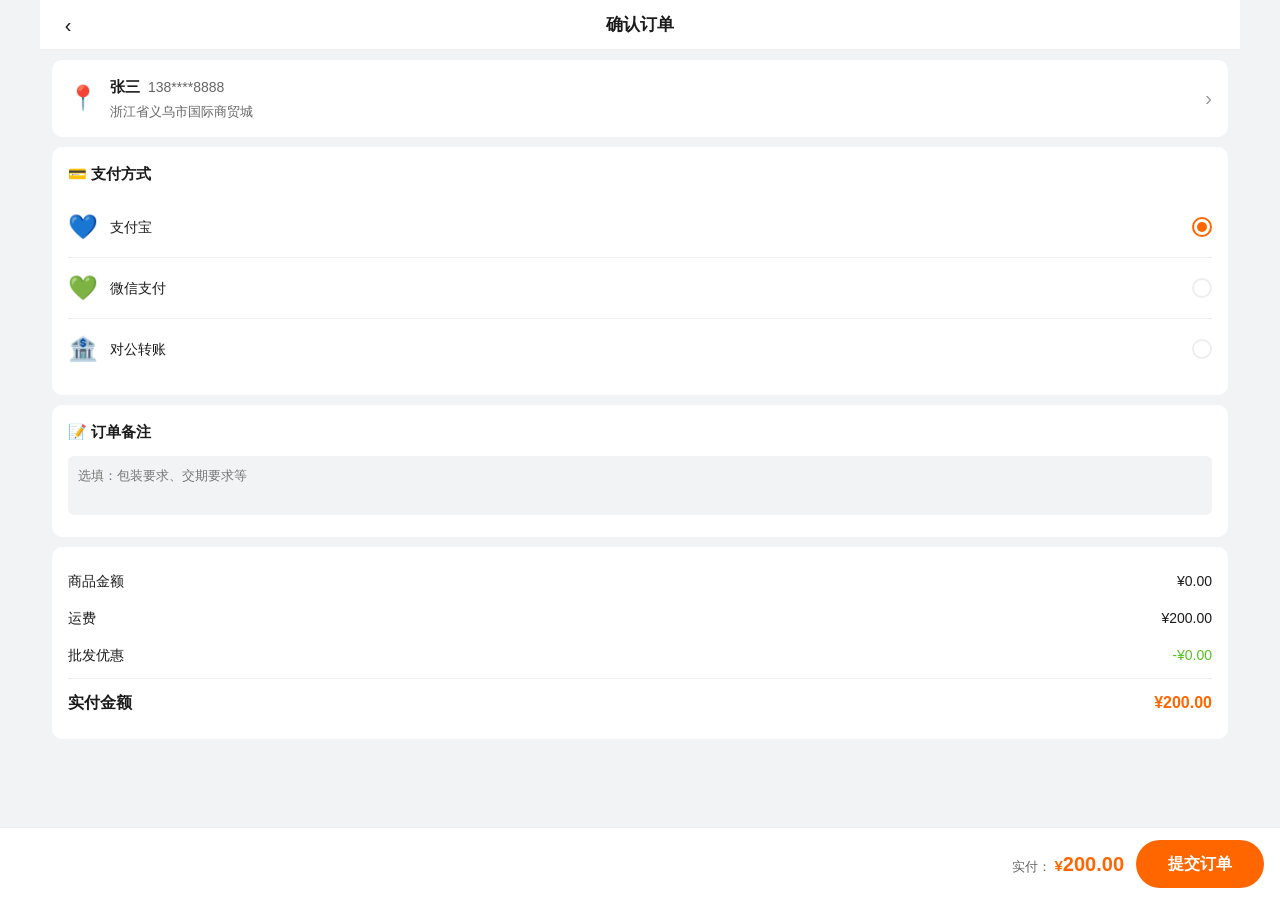
<file: wholesale/order.html>
<!DOCTYPE html>
<html lang="zh-CN">
<head>
  <meta charset="UTF-8">
  <meta name="viewport" content="width=device-width, initial-scale=1.0maximum-scale=1.0, ">
  <title>确认订单 - Wholesale</title>
  <link rel="stylesheet" href="css/style.css">
  <style>
    .address-card { background:var(--bg-card); margin:10px 12px; border-radius:var(--radius-md); padding:16px; display:flex; align-items:center; gap:12px; cursor:pointer; position:relative; }
    .address-card::after { content:'›'; position:absolute; right:16px; font-size:20px; color:var(--text-hint); }
    .address-icon { font-size:24px; }
    .address-info { flex:1; }
    .address-user { font-size:15px; font-weight:600; }
    .address-phone { font-size:14px; color:var(--text-secondary); margin-left:8px; }
    .address-detail { font-size:13px; color:var(--text-secondary); margin-top:4px; line-height:1.4; }
    .order-shop { background:var(--bg-card); margin:10px 12px; border-radius:var(--radius-md); overflow:hidden; }
    .order-shop-header { padding:12px 16px; border-bottom:1px solid var(--border-color); font-size:14px; font-weight:600; }
    .order-item { display:flex; gap:12px; padding:12px 16px; border-bottom:1px solid var(--border-color); }
    .order-item:last-child { border:none; }
    .order-item-img { width:72px; height:72px; border-radius:var(--radius-sm); flex-shrink:0; overflow:hidden; }
    .order-item-info { flex:1; min-width:0; }
    .order-item-title { font-size:13px; line-height:1.4; display:-webkit-box; -webkit-line-clamp:2; -webkit-box-orient:vertical; overflow:hidden; }
    .order-item-sku { font-size:12px; color:var(--text-hint); margin-top:4px; }
    .order-item-bottom { display:flex; justify-content:space-between; align-items:center; margin-top:6px; }
    .pay-section { background:var(--bg-card); margin:10px 12px; border-radius:var(--radius-md); padding:16px; }
    .pay-section .section-title { font-size:15px; font-weight:600; margin-bottom:12px; }
    .pay-method { display:flex; align-items:center; gap:12px; padding:12px 0; border-bottom:1px solid var(--border-color); cursor:pointer; }
    .pay-method:last-child { border:none; }
    .pay-method .pay-icon { font-size:24px; }
    .pay-method .pay-name { flex:1; font-size:14px; }
    .pay-method .pay-radio { width:20px; height:20px; border-radius:50%; border:2px solid var(--border-color); display:flex; align-items:center; justify-content:center; transition:var(--transition); }
    .pay-method .pay-radio.selected { border-color:var(--primary); }
    .pay-method .pay-radio.selected::after { content:''; width:10px; height:10px; border-radius:50%; background:var(--primary); }
    .summary-section { background:var(--bg-card); margin:10px 12px; border-radius:var(--radius-md); padding:16px; }
    .summary-row { display:flex; justify-content:space-between; padding:8px 0; font-size:14px; }
    .summary-row.total { border-top:1px solid var(--border-color); padding-top:12px; margin-top:4px; font-weight:700; font-size:16px; }
    .summary-row.total .value { color:var(--price-color); }
    .order-bottom { position:fixed; bottom:0; left:0; right:0; background:var(--bg-card); display:flex; align-items:center; justify-content:flex-end; padding:12px 16px calc(12px + var(--safe-bottom)); border-top:1px solid var(--border-color); z-index:100; }
    .order-bottom .order-total { margin-right:12px; }
    .order-bottom .order-total .label { font-size:13px; color:var(--text-secondary); }
    .order-bottom .order-total .price { font-size:20px; }
    .order-bottom .submit-btn { padding:12px 32px; background:var(--primary); color:#fff; border-radius:var(--radius-full); font-size:16px; font-weight:600; border:none; cursor:pointer; }
    .order-bottom .submit-btn:active { background:var(--primary-dark); }
    .remark-input { width:100%; border:none; background:var(--bg-page); padding:10px; border-radius:var(--radius-sm); font-size:13px; resize:none; }
  </style>
</head>
<body>
  <div class="page" style="padding-bottom:70px">
    <div class="header">
      <button class="back-btn" onclick="history.back()">‹</button>
      <span class="title">确认订单</span>
    </div>

    <div class="address-card" onclick="switchAddress()">
      <span class="address-icon">📍</span>
      <div class="address-info" id="address-info"></div>
    </div>

    <div id="order-items"></div>

    <div class="pay-section">
      <div class="section-title">💳 支付方式</div>
      <div class="pay-method" onclick="selectPay('alipay')"><span class="pay-icon">💙</span><span class="pay-name">支付宝</span><span class="pay-radio selected" id="pay-alipay"></span></div>
      <div class="pay-method" onclick="selectPay('wechat')"><span class="pay-icon">💚</span><span class="pay-name">微信支付</span><span class="pay-radio" id="pay-wechat"></span></div>
      <div class="pay-method" onclick="selectPay('bank')"><span class="pay-icon">🏦</span><span class="pay-name">对公转账</span><span class="pay-radio" id="pay-bank"></span></div>
    </div>

    <div class="pay-section">
      <div class="section-title">📝 订单备注</div>
      <textarea class="remark-input" rows="2" placeholder="选填：包装要求、交期要求等"></textarea>
    </div>

    <div class="summary-section" id="summary-section"></div>
  </div>

  <div class="order-bottom">
    <div class="order-total">
      <span class="label">实付：</span>
      <span class="price" id="final-price">¥0.00</span>
    </div>
    <button class="submit-btn" onclick="submitOrder()">提交订单</button>
  </div>

  <script src="js/app.js"></script>
  <script>
    let selectedAddress = MOCK.user.addresses ? MOCK.user.addresses[0] : { name: '张三', phone: '138****8888', address: '浙江省义乌市国际商贸城' };
    let selectedPay = 'alipay';
    const orderItems = Utils.storage.get('temp_order') || [];

    if (orderItems.length === 0) {
      const cartItems = Utils.storage.get('cart') || [];
      if (cartItems.length > 0) orderItems.push(...cartItems);
    }

    // 渲染地址（批发平台默认地址）
    function renderAddress() {
      document.getElementById('address-info').innerHTML = `
        <div><span class="address-user">${selectedAddress.name}</span><span class="address-phone">${selectedAddress.phone}</span></div>
        <div class="address-detail">${selectedAddress.address}</div>
      `;
    }
    renderAddress();

    function switchAddress() {
      Utils.showToast('切换收货地址');
    }

    // 渲染订单商品
    const grouped = {};
    orderItems.forEach(item => { if (!grouped[item.shop]) grouped[item.shop] = []; grouped[item.shop].push(item); });

    document.getElementById('order-items').innerHTML = Object.entries(grouped).map(([shop, items]) => `
      <div class="order-shop">
        <div class="order-shop-header">🏭 ${shop}</div>
        ${items.map(item => `
          <div class="order-item">
            <div class="order-item-img" style="background:${getProductColor(item.id)}">
              <img src="${productImageSVG(item.title, item.id)}" style="width:100%;height:100%;object-fit:cover">
            </div>
            <div class="order-item-info">
              <div class="order-item-title">${item.title}</div>
              <div class="order-item-sku">${item.sku || '默认规格'} × ${item.qty}件</div>
              <div class="order-item-bottom">
                <span class="price"><span class="symbol">¥</span>${Utils.formatPrice(item.price)}</span>
                <span style="font-size:13px;color:var(--text-hint)">小计 ¥${Utils.formatPrice(item.price * item.qty)}</span>
              </div>
            </div>
          </div>
        `).join('')}
      </div>
    `).join('');

    // 费用明细
    const subtotal = orderItems.reduce((s, i) => s + i.price * i.qty, 0);
    const freight = subtotal >= 5000 ? 0 : 200;
    const discount = Math.round(subtotal * 0.03 * 100) / 100;
    const total = subtotal + freight - discount;

    document.getElementById('summary-section').innerHTML = `
      <div class="summary-row"><span>商品金额</span><span>¥${Utils.formatPrice(subtotal)}</span></div>
      <div class="summary-row"><span>运费</span><span>${freight === 0 ? '免运费' : '¥' + Utils.formatPrice(freight)}</span></div>
      <div class="summary-row"><span>批发优惠</span><span style="color:var(--success)">-¥${Utils.formatPrice(discount)}</span></div>
      <div class="summary-row total"><span>实付金额</span><span class="value">¥${Utils.formatPrice(total)}</span></div>
    `;
    document.getElementById('final-price').innerHTML = `<span class="symbol">¥</span>${Utils.formatPrice(total)}`;

    function selectPay(method) {
      selectedPay = method;
      document.querySelectorAll('.pay-radio').forEach(r => r.classList.remove('selected'));
      document.getElementById('pay-' + method).classList.add('selected');
    }

    function submitOrder() {
      Utils.showToast('🎉 订单提交成功！');
      Utils.storage.set('cart', []);
      Utils.storage.remove('temp_order');
      setTimeout(() => {
        if (confirm('订单已提交，是否查看订单？')) location.href = 'user.html';
        else location.href = 'index.html';
      }, 1500);
    }
  </script>
</body>
</html>
</file>
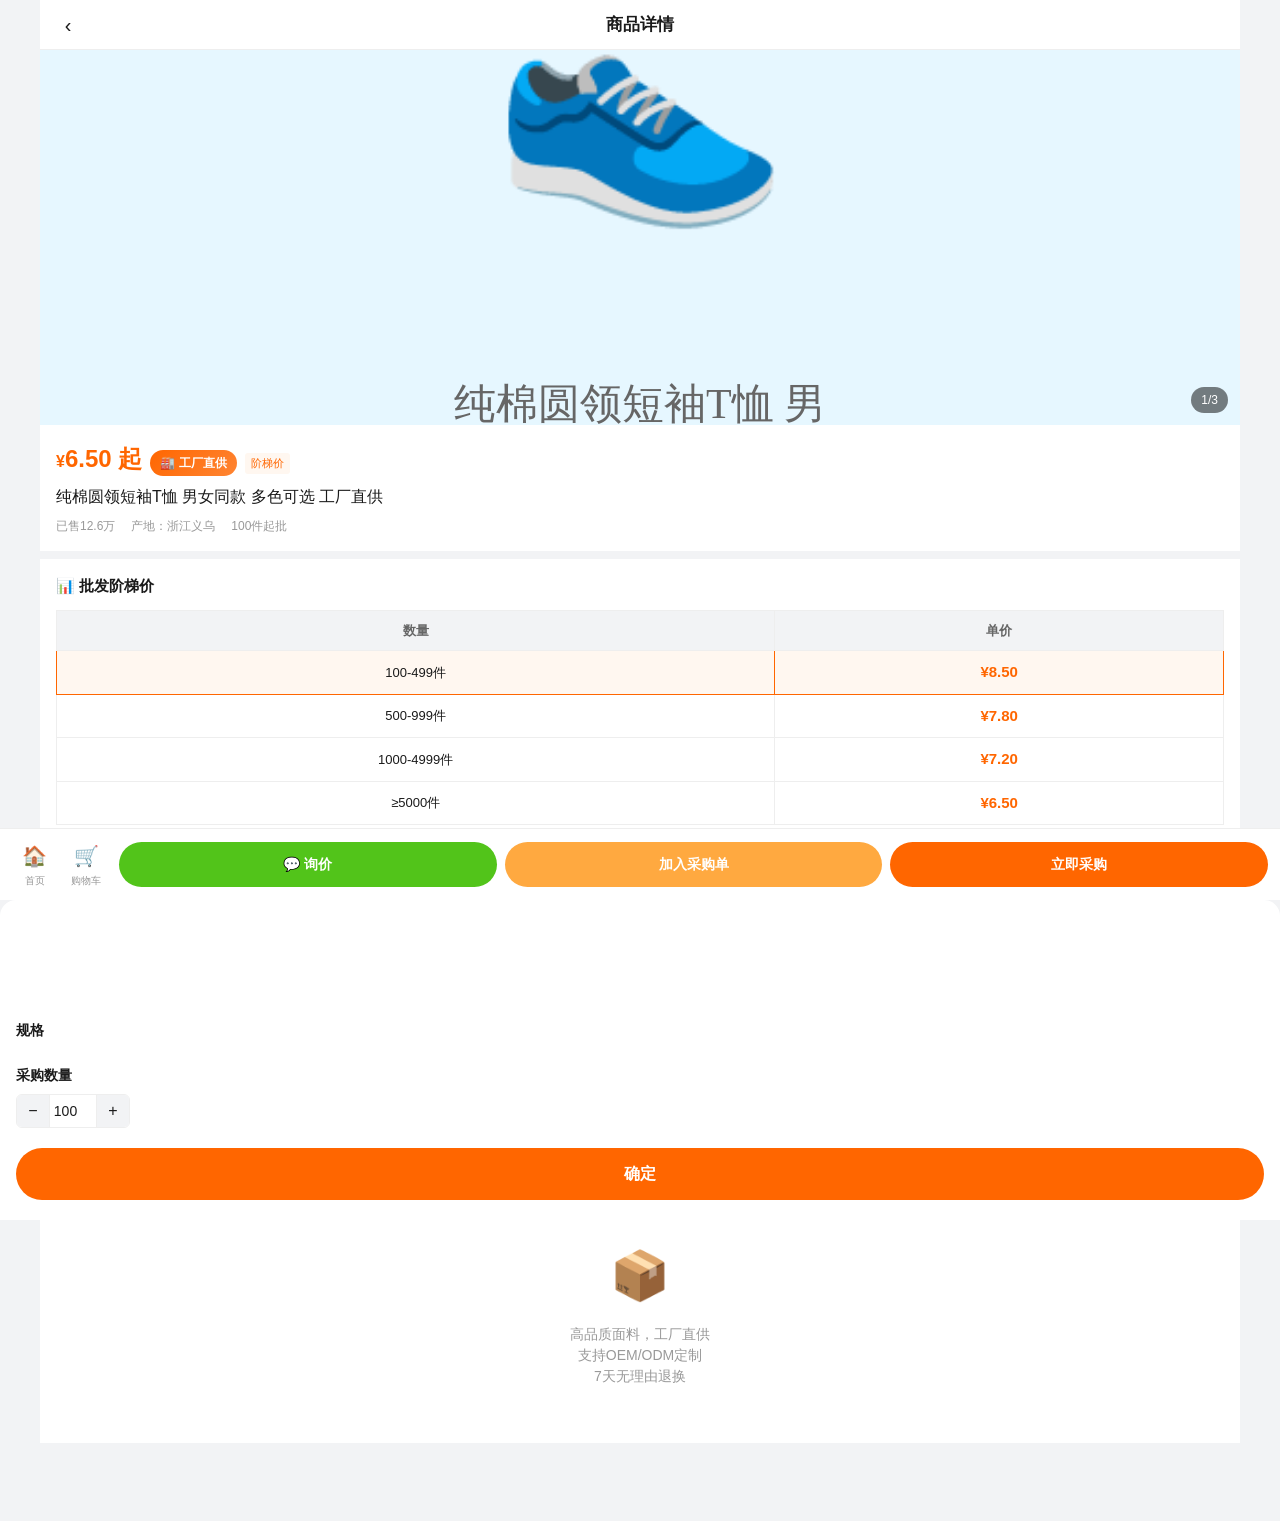
<file: wholesale/product.html>
<!DOCTYPE html>
<html lang="zh-CN">
<head>
  <meta charset="UTF-8">
  <meta name="viewport" content="width=device-width, initial-scale=1.0maximum-scale=1.0, ">
  <title>商品详情 - Wholesale</title>
  <link rel="stylesheet" href="css/style.css">
  <style>
    .product-gallery { position:relative; overflow:hidden; height:375px; background:var(--bg-card); }
    .gallery-track { display:flex; height:100%; transition:transform 0.3s ease; }
    .gallery-slide { min-width:100%; height:100%; display:flex; align-items:center; justify-content:center; }
    .gallery-counter { position:absolute; bottom:12px; right:12px; background:rgba(0,0,0,0.5); color:#fff; padding:4px 10px; border-radius:var(--radius-full); font-size:12px; }
    .product-main-info { background:var(--bg-card); padding:16px; margin-bottom:8px; }
    .product-price-bar { display:flex; align-items:baseline; gap:8px; margin-bottom:8px; flex-wrap:wrap; }
    .product-price-bar .price { font-size:24px; }
    .product-price-bar .price .symbol { font-size:16px; }
    .product-title-main { font-size:16px; font-weight:500; line-height:1.5; margin-bottom:8px; }
    .product-meta { display:flex; gap:16px; font-size:12px; color:var(--text-hint); }
    .info-section { background:var(--bg-card); padding:16px; margin-bottom:8px; }
    .info-section .section-title { font-size:15px; font-weight:600; margin-bottom:12px; display:flex; align-items:center; gap:6px; }
    .sku-row { display:flex; flex-wrap:wrap; gap:8px; }
    .sku-btn { padding:8px 16px; border:1px solid var(--border-color); border-radius:var(--radius-sm); font-size:13px; cursor:pointer; transition:var(--transition); }
    .sku-btn.active { border-color:var(--primary); color:var(--primary); background:var(--primary-bg); }
    .sku-btn:active { transform:scale(0.95); }
    .shop-card { display:flex; align-items:center; gap:12px; }
    .shop-avatar { width:48px; height:48px; border-radius:50%; background:var(--primary-bg); display:flex; align-items:center; justify-content:center; font-size:24px; }
    .shop-name { font-size:15px; font-weight:600; }
    .shop-desc { font-size:12px; color:var(--text-hint); margin-top:2px; }
    .shop-stats { display:flex; gap:16px; margin-top:6px; font-size:12px; }
    .shop-stats span { color:var(--text-hint); }
    .shop-stats .val { color:var(--primary); font-weight:600; }
    .bottom-action { position:fixed; bottom:0; left:0; right:0; background:var(--bg-card); display:flex; align-items:center; padding:8px 12px calc(8px + var(--safe-bottom)); border-top:1px solid var(--border-color); z-index:100; gap:8px; }
    .action-icons { display:flex; gap:4px; }
    .action-icon { display:flex; flex-direction:column; align-items:center; font-size:10px; color:var(--text-hint); padding:4px 10px; cursor:pointer; }
    .action-icon .icon { font-size:20px; margin-bottom:2px; }
    .action-btns { flex:1; display:flex; gap:8px; }
    .action-btns .btn { flex:1; padding:12px; font-size:14px; font-weight:600; }
    .btn-cart { background:#FFA940; color:#fff; border-radius:var(--radius-full); }
    .btn-buy { background:var(--primary); color:#fff; border-radius:var(--radius-full); }
    .btn-inquiry { background:var(--success); color:#fff; border-radius:var(--radius-full); }
    .sku-modal { position:fixed; bottom:0; left:0; right:0; background:var(--bg-card); border-radius:var(--radius-lg) var(--radius-lg) 0 0; padding:20px 16px calc(20px + var(--safe-bottom)); z-index:200; transform:translateY(100%); transition:transform 0.3s ease; max-height:70vh; overflow-y:auto; }
    .sku-modal.show { transform:translateY(0); }
    .sku-modal-mask { position:fixed; inset:0; background:var(--bg-mask); z-index:199; opacity:0; pointer-events:none; transition:opacity 0.3s; }
    .sku-modal-mask.show { opacity:1; pointer-events:auto; }
    .sku-modal .sku-header { display:flex; gap:12px; margin-bottom:20px; }
    .sku-modal .sku-img { width:80px; height:80px; border-radius:var(--radius-sm); display:flex; align-items:center; justify-content:center; font-size:40px; }
    .sku-modal .sku-price { color:var(--price-color); font-size:20px; font-weight:700; }
    .sku-modal .sku-stock { font-size:12px; color:var(--text-hint); margin-top:4px; }
    .qty-control { display:flex; align-items:center; border:1px solid var(--border-color); border-radius:var(--radius-sm); overflow:hidden; width:fit-content; }
    .qty-btn { width:32px; height:32px; display:flex; align-items:center; justify-content:center; background:var(--bg-page); font-size:16px; }
    .qty-input { width:48px; height:32px; text-align:center; border:none; border-left:1px solid var(--border-color); border-right:1px solid var(--border-color); font-size:14px; }
  </style>
</head>
<body>
  <div class="page" style="padding-bottom:70px">
    <div class="header">
      <button class="back-btn" onclick="history.back()">‹</button>
      <span class="title">商品详情</span>
    </div>

    <div class="product-gallery" id="gallery"></div>

    <div class="product-main-info">
      <div class="product-price-bar">
        <span class="price" id="price"></span>
        <span class="factory-badge">🏭 工厂直供</span>
        <span class="tag">阶梯价</span>
      </div>
      <div class="product-title-main" id="title"></div>
      <div class="product-meta">
        <span id="sales-info"></span>
        <span id="origin-info"></span>
        <span id="moq-info"></span>
      </div>
    </div>

    <!-- 阶梯价格表 -->
    <div class="info-section">
      <div class="section-title">📊 批发阶梯价</div>
      <div id="price-table"></div>
    </div>

    <!-- 规格选择 -->
    <div class="info-section">
      <div class="section-title">📐 规格选择</div>
      <div class="sku-row" id="sku-specs"></div>
    </div>

    <!-- 供应商信息 -->
    <div class="info-section" id="shop-section"></div>

    <!-- 商品详情 -->
    <div class="info-section">
      <div class="section-title">📋 商品详情</div>
      <div style="text-align:center;padding:40px 0;color:var(--text-hint);font-size:14px">
        <div style="font-size:48px;margin-bottom:12px">📦</div>
        <p>高品质面料，工厂直供</p>
        <p>支持OEM/ODM定制</p>
        <p>7天无理由退换</p>
      </div>
    </div>
  </div>

  <div class="bottom-action">
    <div class="action-icons">
      <a class="action-icon" href="index.html"><span class="icon">🏠</span>首页</a>
      <a class="action-icon" href="cart.html"><span class="icon">🛒</span>购物车</a>
    </div>
    <div class="action-btns">
      <button class="btn btn-inquiry" onclick="doInquiry()">💬 询价</button>
      <button class="btn btn-cart" onclick="openSku('cart')">加入采购单</button>
      <button class="btn btn-buy" onclick="openSku('buy')">立即采购</button>
    </div>
  </div>

  <div class="sku-modal-mask" id="sku-mask" onclick="closeSku()"></div>
  <div class="sku-modal" id="sku-modal">
    <div class="sku-header">
      <div class="sku-img" id="sku-img"></div>
      <div>
        <div class="sku-price" id="sku-price"></div>
        <div class="sku-stock" id="sku-moq"></div>
      </div>
    </div>
    <div style="margin-bottom:16px">
      <div style="font-size:14px;font-weight:600;margin-bottom:8px">规格</div>
      <div class="sku-row" id="modal-specs"></div>
    </div>
    <div style="margin-bottom:20px">
      <div style="font-size:14px;font-weight:600;margin-bottom:8px">采购数量</div>
      <div class="qty-control">
        <button class="qty-btn" onclick="changeQty(-10)">−</button>
        <input class="qty-input" type="number" id="qty-input" value="100" min="1">
        <button class="qty-btn" onclick="changeQty(10)">+</button>
      </div>
      <div style="font-size:12px;color:var(--text-hint);margin-top:6px" id="qty-hint"></div>
    </div>
    <button class="btn btn-primary btn-block btn-lg" id="sku-confirm" onclick="confirmSku()" style="width:100%;padding:14px;border-radius:var(--radius-full);font-size:16px;font-weight:600;background:var(--primary);color:#fff;border:none">确定</button>
  </div>

  <script src="js/app.js"></script>
  <script>
    const productId = parseInt(Utils.getParam('id')) || 2001;
    const product = MOCK.products.find(p => p.id === productId) || MOCK.products[0];
    let selectedSpec = product.specs[0];
    let skuAction = 'cart';

    // 渲染图片轮播
    const colors = [getProductColor(product.id), getProductColor(product.id + 1), getProductColor(product.id + 2)];
    document.getElementById('gallery').innerHTML = `
      <div class="gallery-track" id="gallery-track">
        ${colors.map((c, i) => `<div class="gallery-slide" style="background:${c}"><img src="${productImageSVG(product.title, product.id + i)}" style="width:100%;height:100%;object-fit:cover"></div>`).join('')}
      </div>
      <div class="gallery-counter"><span id="gallery-idx">1</span>/${colors.length}</div>
    `;

    let gStartX = 0, gIdx = 0;
    const gallery = document.getElementById('gallery');
    const gTrack = document.getElementById('gallery-track');
    gallery.addEventListener('touchstart', e => gStartX = e.touches[0].clientX);
    gallery.addEventListener('touchend', e => {
      const diff = gStartX - e.changedTouches[0].clientX;
      if (Math.abs(diff) > 50) {
        gIdx = diff > 0 ? Math.min(gIdx + 1, colors.length - 1) : Math.max(gIdx - 1, 0);
        gTrack.style.transform = `translateX(-${gIdx * 100}%)`;
        document.getElementById('gallery-idx').textContent = gIdx + 1;
      }
    });

    // 基本信息
    const minPrice = product.priceTiers[product.priceTiers.length - 1].price;
    document.getElementById('price').innerHTML = `<span class="symbol">¥</span>${Utils.formatPrice(minPrice)} 起`;
    document.getElementById('title').textContent = product.title;
    document.getElementById('sales-info').textContent = `已售${Utils.formatSales(product.sales)}`;
    document.getElementById('origin-info').textContent = `产地：${product.origin}`;
    document.getElementById('moq-info').textContent = `${product.moq}件起批`;

    // 阶梯价格表
    document.getElementById('price-table').innerHTML = renderPriceTable(product.priceTiers, product.moq);

    // 规格
    document.getElementById('sku-specs').innerHTML = product.specs.map(s =>
      `<span class="sku-btn ${s === selectedSpec ? 'active' : ''}" onclick="selectedSpec='${s}';updateSpecDisplay()">${s}</span>`
    ).join('');

    function updateSpecDisplay() {
      document.querySelectorAll('#sku-specs .sku-btn').forEach(b => b.classList.toggle('active', b.textContent === selectedSpec));
      document.querySelectorAll('#modal-specs .sku-btn').forEach(b => b.classList.toggle('active', b.textContent === selectedSpec));
    }

    // 供应商
    const supplier = MOCK.suppliers.find(s => s.id === product.shopId) || MOCK.suppliers[0];
    document.getElementById('shop-section').innerHTML = renderSupplierCard(supplier);

    // SKU弹窗
    function openSku(action) {
      skuAction = action;
      document.getElementById('sku-modal').classList.add('show');
      document.getElementById('sku-mask').classList.add('show');
      document.getElementById('sku-img').innerHTML = `<img src="${productImageSVG(product.title, product.id)}" style="width:100%;height:100%;object-fit:cover;border-radius:var(--radius-sm)">`;
      document.getElementById('sku-price').textContent = '¥' + Utils.formatPrice(minPrice) + ' 起';
      document.getElementById('sku-moq').textContent = product.moq + '件起批';
      document.getElementById('sku-confirm').textContent = action === 'cart' ? '加入采购单' : '立即采购';
      document.getElementById('modal-specs').innerHTML = product.specs.map(s =>
        `<span class="sku-btn ${s === selectedSpec ? 'active' : ''}" onclick="selectedSpec='${s}';updateSpecDisplay()">${s}</span>`
      ).join('');
      updateQtyHint();
    }

    function closeSku() {
      document.getElementById('sku-modal').classList.remove('show');
      document.getElementById('sku-mask').classList.remove('show');
    }

    function changeQty(delta) {
      const input = document.getElementById('qty-input');
      input.value = Math.max(product.moq, parseInt(input.value) + delta);
      updateQtyHint();
    }

    function updateQtyHint() {
      const qty = parseInt(document.getElementById('qty-input').value) || product.moq;
      const tier = product.priceTiers.find(t => qty >= t.min && (t.max === Infinity || qty <= t.max));
      if (tier) {
        document.getElementById('qty-hint').textContent = `当前单价：¥${Utils.formatPrice(tier.price)}（${qty >= product.moq ? '满足起订量' : '未达起订量'}`;
      }
    }

    document.getElementById('qty-input').addEventListener('input', updateQtyHint);

    function confirmSku() {
      const qty = parseInt(document.getElementById('qty-input').value) || product.moq;
      if (qty < product.moq) { Utils.showToast(`${product.moq}件起批`); return; }
      const tier = product.priceTiers.find(t => qty >= t.min && (t.max === Infinity || qty <= t.max));
      const price = tier ? tier.price : product.price;
      const sku = selectedSpec;
      if (skuAction === 'cart') {
        const items = Utils.storage.get('cart') || [];
        const exist = items.find(i => i.id === product.id && i.sku === sku);
        if (exist) { exist.qty += qty; exist.price = price; }
        else { items.push({ ...product, sku, qty, price }); }
        Utils.storage.set('cart', items);
        closeSku();
        Utils.showToast('已加入采购单');
      } else {
        Utils.storage.set('temp_order', [{ ...product, sku, qty, price }]);
        closeSku();
        location.href = 'order.html';
      }
    }

    function doInquiry() {
      Utils.showToast('询价请求已发送，供应商将尽快回复');
    }
  </script>
</body>
</html>
</file>
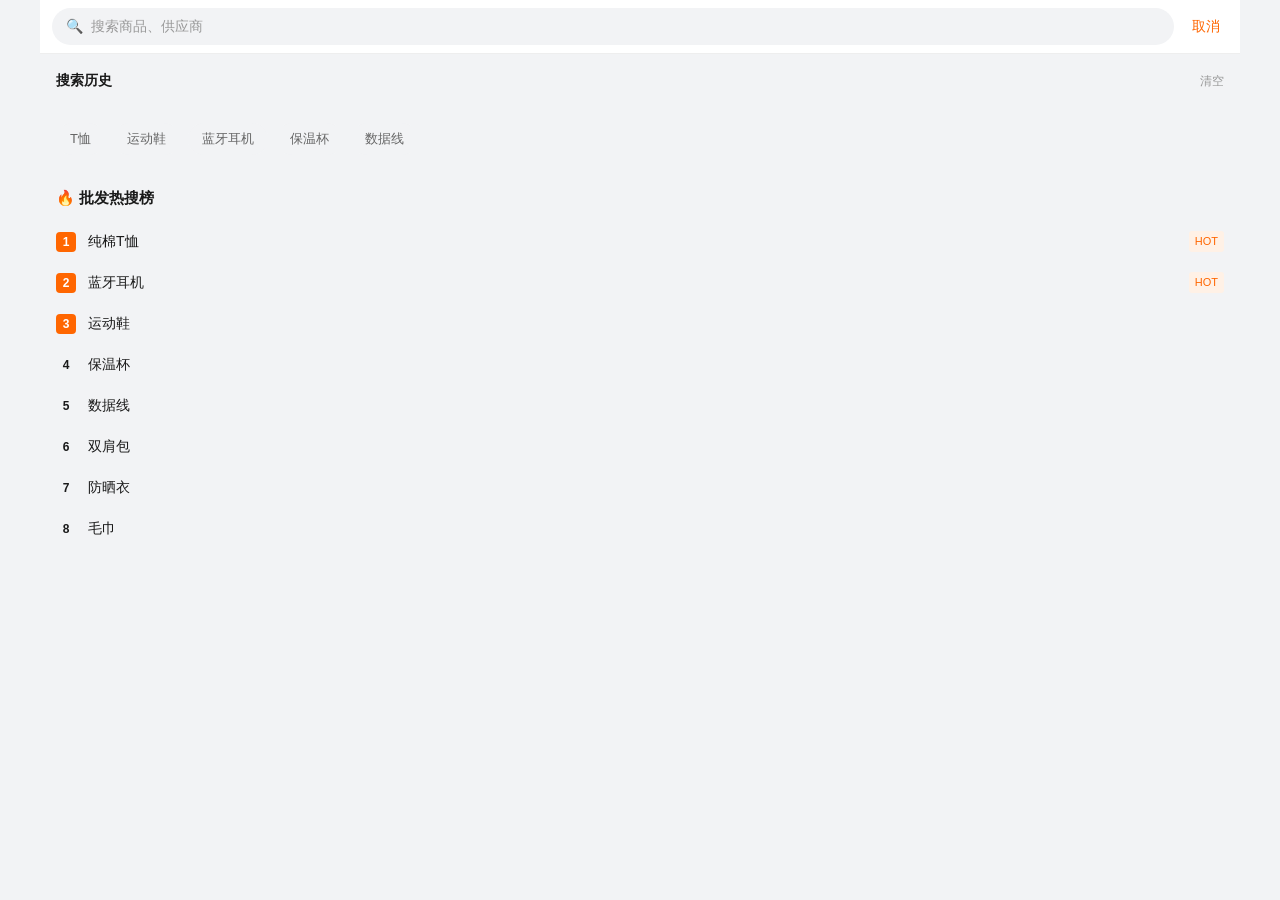
<file: wholesale/search.html>
<!DOCTYPE html>
<html lang="zh-CN">
<head>
  <meta charset="UTF-8">
  <meta name="viewport" content="width=device-width, initial-scale=1.0maximum-scale=1.0, ">
  <title>搜索 - Wholesale</title>
  <link rel="stylesheet" href="css/style.css">
  <style>
    .search-header { background:var(--bg-card); padding:8px 12px; display:flex; align-items:center; gap:10px; position:sticky; top:0; z-index:100; border-bottom:1px solid var(--border-color); }
    .search-header .search-bar { background:var(--bg-page); }
    .search-header .cancel { font-size:14px; color:var(--primary); white-space:nowrap; padding:8px; }
    .filter-bar { display:flex; align-items:center; background:var(--bg-card); padding:0 12px; border-bottom:1px solid var(--border-color); position:sticky; top:50px; z-index:99; }
    .filter-item { flex:1; text-align:center; padding:12px 0; font-size:13px; color:var(--text-secondary); position:relative; cursor:pointer; }
    .filter-item.active { color:var(--primary); font-weight:600; }
    .filter-item.active::after { content:''; position:absolute; bottom:0; left:50%; transform:translateX(-50%); width:20px; height:2px; background:var(--primary); border-radius:1px; }
    .filter-item .arrow { font-size:10px; margin-left:2px; }
    .search-result-info { padding:10px 16px; font-size:12px; color:var(--text-hint); }
    .product-list { display:flex; flex-direction:column; gap:10px; padding:0 12px 12px; }
    .product-card-list { display:flex; background:var(--bg-card); border-radius:var(--radius-md); overflow:hidden; }
    .product-card-list .product-img { width:120px; min-width:120px; aspect-ratio:1; display:flex; align-items:center; justify-content:center; }
    .product-card-list .product-info { flex:1; padding:12px; display:flex; flex-direction:column; justify-content:space-between; }
    .product-card-list .product-title { font-size:14px; line-height:1.4; display:-webkit-box; -webkit-line-clamp:2; -webkit-box-orient:vertical; overflow:hidden; }
    .history-tags { display:flex; flex-wrap:wrap; gap:8px; padding:16px; }
    .history-tag { padding:6px 14px; background:var(--bg-page); border-radius:var(--radius-full); font-size:13px; color:var(--text-secondary); cursor:pointer; }
    .history-tag:active { background:var(--border-color); }
    .hot-search { padding:16px; }
    .hot-search h3 { font-size:15px; margin-bottom:12px; }
    .hot-list { display:flex; flex-direction:column; }
    .hot-item { display:flex; align-items:center; gap:12px; padding:10px 0; cursor:pointer; }
    .hot-item .rank { width:20px; height:20px; display:flex; align-items:center; justify-content:center; font-size:12px; font-weight:700; border-radius:4px; }
    .hot-item:nth-child(-n+3) .rank { background:var(--primary); color:#fff; }
    .hot-item .hot-text { flex:1; font-size:14px; }
    .hot-item .hot-tag { font-size:11px; padding:2px 6px; border-radius:3px; }
  </style>
</head>
<body>
  <div class="page">
    <header class="search-header">
      <div class="search-bar">
        <span>🔍</span>
        <input type="text" id="search-input" placeholder="搜索商品、供应商" autofocus>
      </div>
      <span class="cancel" onclick="history.back()">取消</span>
    </header>

    <div class="filter-bar" id="filter-bar" style="display:none">
      <div class="filter-item active" data-sort="default">综合</div>
      <div class="filter-item" data-sort="sales">销量</div>
      <div class="filter-item" data-sort="price-asc">价格<span class="arrow">↑</span></div>
      <div class="filter-item" data-sort="price-desc">价格<span class="arrow">↓</span></div>
      <div class="filter-item" data-sort="moq">起订量</div>
    </div>

    <div id="search-default">
      <div style="padding:16px;display:flex;justify-content:space-between;align-items:center">
        <span style="font-size:14px;font-weight:600">搜索历史</span>
        <span style="font-size:12px;color:var(--text-hint);cursor:pointer" onclick="this.parentElement.nextElementSibling.innerHTML=''">清空</span>
      </div>
      <div class="history-tags">
        <span class="history-tag" onclick="doSearch(this.textContent)">T恤</span>
        <span class="history-tag" onclick="doSearch(this.textContent)">运动鞋</span>
        <span class="history-tag" onclick="doSearch(this.textContent)">蓝牙耳机</span>
        <span class="history-tag" onclick="doSearch(this.textContent)">保温杯</span>
        <span class="history-tag" onclick="doSearch(this.textContent)">数据线</span>
      </div>

      <div class="hot-search">
        <h3>🔥 批发热搜榜</h3>
        <div class="hot-list">
          <div class="hot-item" onclick="doSearch('纯棉T恤')"><span class="rank">1</span><span class="hot-text">纯棉T恤</span><span class="hot-tag" style="background:#FFF1E6;color:var(--primary)">HOT</span></div>
          <div class="hot-item" onclick="doSearch('蓝牙耳机')"><span class="rank">2</span><span class="hot-text">蓝牙耳机</span><span class="hot-tag" style="background:#FFF1E6;color:var(--primary)">HOT</span></div>
          <div class="hot-item" onclick="doSearch('运动鞋')"><span class="rank">3</span><span class="hot-text">运动鞋</span></div>
          <div class="hot-item" onclick="doSearch('保温杯')"><span class="rank">4</span><span class="hot-text">保温杯</span></div>
          <div class="hot-item" onclick="doSearch('数据线')"><span class="rank">5</span><span class="hot-text">数据线</span></div>
          <div class="hot-item" onclick="doSearch('双肩包')"><span class="rank">6</span><span class="hot-text">双肩包</span></div>
          <div class="hot-item" onclick="doSearch('防晒衣')"><span class="rank">7</span><span class="hot-text">防晒衣</span></div>
          <div class="hot-item" onclick="doSearch('毛巾')"><span class="rank">8</span><span class="hot-text">毛巾</span></div>
        </div>
      </div>
    </div>

    <div id="search-results" style="display:none">
      <div class="search-result-info" id="result-info"></div>
      <div class="product-list" id="result-list"></div>
    </div>
  </div>

  <script src="js/app.js"></script>
  <script>
    const searchInput = document.getElementById('search-input');
    let currentSort = 'default';
    let results = [];

    function doSearch(keyword) {
      searchInput.value = keyword;
      document.getElementById('search-default').style.display = 'none';
      document.getElementById('search-results').style.display = 'block';
      document.getElementById('filter-bar').style.display = 'flex';

      results = MOCK.products.filter(p =>
        p.title.includes(keyword) || p.shop.includes(keyword) ||
        keyword.split('').some(ch => p.title.includes(ch))
      );
      if (results.length === 0) results = MOCK.products.slice(0, 8);

      document.getElementById('result-info').textContent = `找到 ${results.length} 件相关商品`;
      renderResults();
    }

    function renderResults() {
      let sorted = [...results];
      if (currentSort === 'sales') sorted.sort((a, b) => b.sales - a.sales);
      else if (currentSort === 'price-asc') sorted.sort((a, b) => a.price - b.price);
      else if (currentSort === 'price-desc') sorted.sort((a, b) => b.price - a.price);
      else if (currentSort === 'moq') sorted.sort((a, b) => a.moq - b.moq);

      const listView = document.getElementById('result-list');
      listView.innerHTML = sorted.map(p => {
        const minPrice = p.priceTiers[p.priceTiers.length - 1].price;
        return `
          <a href="product.html?id=${p.id}" class="product-card-list card">
            <div class="product-img" style="background:${getProductColor(p.id)}">
              <img src="${productImageSVG(p.title, p.id)}" style="width:100%;height:100%;object-fit:cover">
            </div>
            <div class="product-info">
              <div class="product-title">
                <span class="factory-badge" style="font-size:10px;padding:1px 5px;margin-right:4px">工厂</span>
                ${p.title}
              </div>
              <div style="display:flex;gap:6px;margin-top:4px">
                <span class="moq-badge">${p.moq}件起批</span>
                <span class="tag-green" style="font-size:11px;padding:2px 6px;border-radius:3px;background:#F6FFED;color:var(--success)">${p.origin}</span>
              </div>
              <div style="display:flex;justify-content:space-between;align-items:flex-end;margin-top:8px">
                <span class="price"><span class="symbol">¥</span>${Utils.formatPrice(minPrice)} 起</span>
                <span style="font-size:11px;color:var(--text-hint)">已售${Utils.formatSales(p.sales)}</span>
              </div>
            </div>
          </a>
        `;
      }).join('');
    }

    document.getElementById('filter-bar').addEventListener('click', e => {
      const item = e.target.closest('.filter-item');
      if (!item) return;
      document.querySelectorAll('.filter-item').forEach(i => i.classList.remove('active'));
      item.classList.add('active');
      currentSort = item.dataset.sort;
      renderResults();
    });

    searchInput.addEventListener('keydown', e => {
      if (e.key === 'Enter' && searchInput.value.trim()) doSearch(searchInput.value.trim());
    });

    const cat = Utils.getParam('cat');
    if (cat) {
      const c = MOCK.categories.find(c => c.id == cat);
      if (c) doSearch(c.name);
    }
  </script>
</body>
</html>
</file>
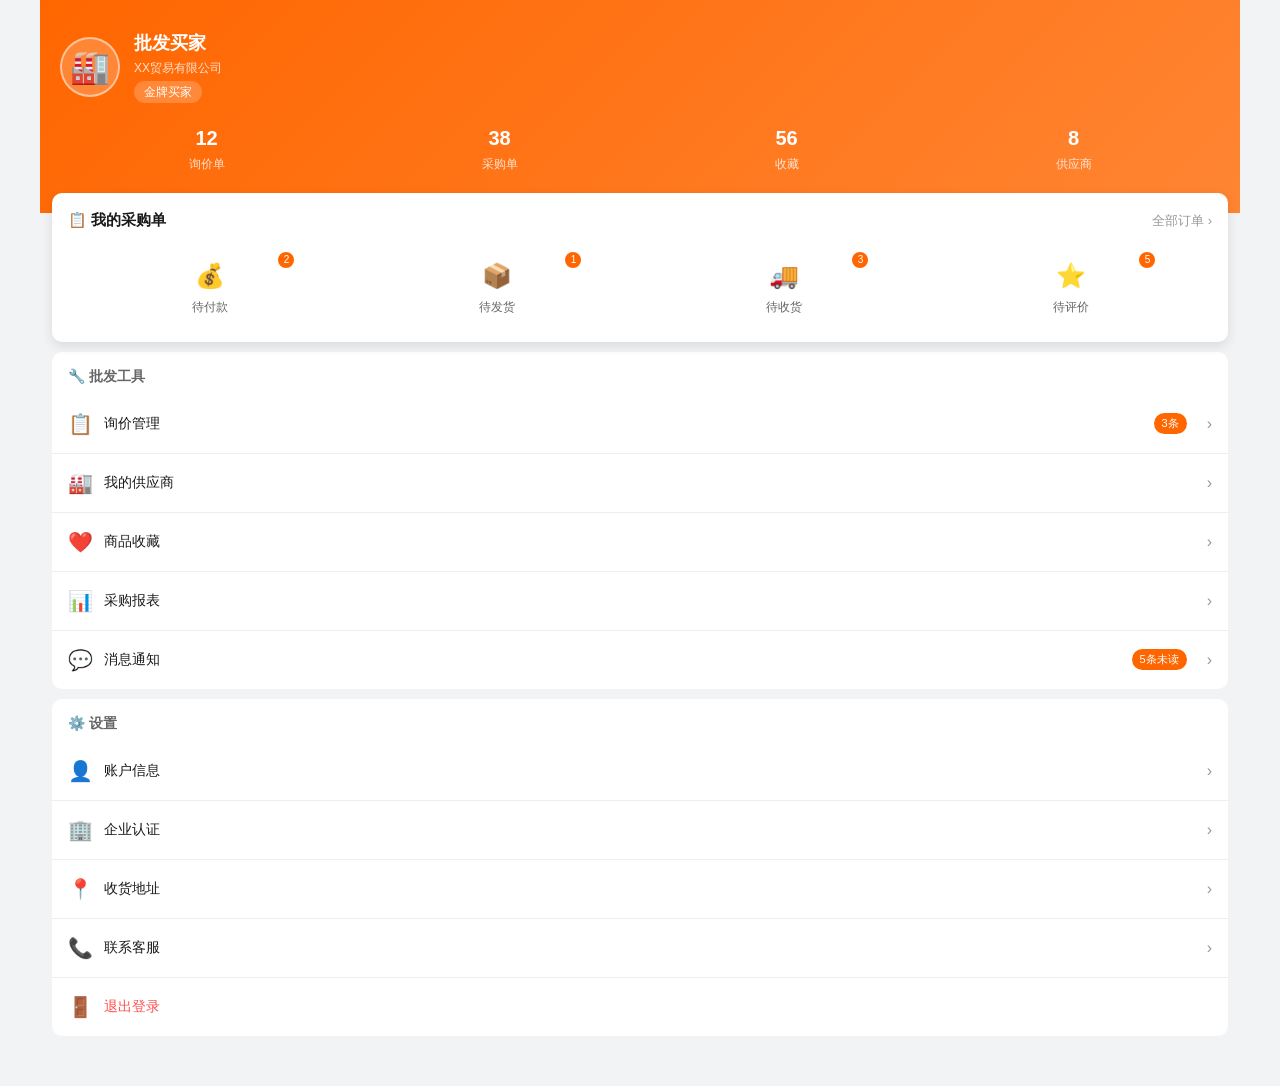
<file: wholesale/user.html>
<!DOCTYPE html>
<html lang="zh-CN">
<head>
  <meta charset="UTF-8">
  <meta name="viewport" content="width=device-width, initial-scale=1.0maximum-scale=1.0, ">
  <title>我的 - Wholesale</title>
  <link rel="stylesheet" href="css/style.css">
  <style>
    .user-header { background:linear-gradient(135deg, #FF6600, #FF8533); padding:30px 20px 40px; color:#fff; }
    .user-profile { display:flex; align-items:center; gap:14px; }
    .user-avatar { width:60px; height:60px; border-radius:50%; background:rgba(255,255,255,0.2); display:flex; align-items:center; justify-content:center; font-size:32px; border:2px solid rgba(255,255,255,0.5); }
    .user-name { font-size:18px; font-weight:600; }
    .user-level { display:inline-block; margin-top:4px; padding:2px 10px; border-radius:var(--radius-full); background:rgba(255,255,255,0.2); font-size:12px; }
    .user-company { font-size:12px; opacity:0.8; margin-top:2px; }
    .user-stats { display:flex; justify-content:space-around; margin-top:20px; text-align:center; }
    .user-stat .num { font-size:20px; font-weight:700; }
    .user-stat .label { font-size:12px; opacity:0.8; margin-top:2px; }
    .order-menu { background:var(--bg-card); margin:-20px 12px 10px; border-radius:var(--radius-md); padding:16px; position:relative; z-index:1; box-shadow:var(--shadow-md); }
    .order-menu-title { display:flex; justify-content:space-between; align-items:center; margin-bottom:16px; }
    .order-menu-title h3 { font-size:15px; font-weight:600; }
    .order-menu-title a { font-size:13px; color:var(--text-hint); }
    .order-grid { display:grid; grid-template-columns:repeat(4, 1fr); gap:4px; }
    .order-item-btn { display:flex; flex-direction:column; align-items:center; padding:10px 4px; cursor:pointer; position:relative; transition:var(--transition); }
    .order-item-btn:active { transform:scale(0.9); }
    .order-item-btn .order-icon { font-size:24px; margin-bottom:4px; }
    .order-item-btn .order-label { font-size:12px; color:var(--text-secondary); }
    .order-item-btn .order-badge { position:absolute; top:4px; right:20%; min-width:16px; height:16px; padding:0 4px; background:var(--primary); color:#fff; font-size:10px; border-radius:var(--radius-full); display:flex; align-items:center; justify-content:center; }
    .menu-section { background:var(--bg-card); margin:0 12px 10px; border-radius:var(--radius-md); overflow:hidden; }
    .menu-section-title { padding:14px 16px 8px; font-size:14px; font-weight:600; color:var(--text-secondary); }
    .menu-item { display:flex; align-items:center; gap:12px; padding:14px 16px; cursor:pointer; border-bottom:1px solid var(--border-color); transition:var(--transition); }
    .menu-item:last-child { border:none; }
    .menu-item:active { background:var(--bg-page); }
    .menu-item .menu-icon { font-size:20px; width:24px; text-align:center; }
    .menu-item .menu-text { flex:1; font-size:14px; }
    .menu-item .menu-arrow { color:var(--text-hint); font-size:16px; }
    .menu-item .menu-badge { background:var(--primary); color:#fff; padding:2px 8px; border-radius:var(--radius-full); font-size:11px; margin-right:8px; }
  </style>
</head>
<body>
  <div class="page">
    <div class="user-header">
      <div class="user-profile">
        <div class="user-avatar">🏭</div>
        <div>
          <div class="user-name" id="user-name">批发买家</div>
          <div class="user-company" id="user-company">XX贸易有限公司</div>
          <span class="user-level" id="user-level">金牌买家</span>
        </div>
      </div>
      <div class="user-stats">
        <div class="user-stat"><div class="num">12</div><div class="label">询价单</div></div>
        <div class="user-stat"><div class="num">38</div><div class="label">采购单</div></div>
        <div class="user-stat"><div class="num">56</div><div class="label">收藏</div></div>
        <div class="user-stat"><div class="num">8</div><div class="label">供应商</div></div>
      </div>
    </div>

    <div class="order-menu">
      <div class="order-menu-title">
        <h3>📋 我的采购单</h3>
        <a href="#">全部订单 ›</a>
      </div>
      <div class="order-grid">
        <div class="order-item-btn"><span class="order-icon">💰</span><span class="order-label">待付款</span><span class="order-badge">2</span></div>
        <div class="order-item-btn"><span class="order-icon">📦</span><span class="order-label">待发货</span><span class="order-badge">1</span></div>
        <div class="order-item-btn"><span class="order-icon">🚚</span><span class="order-label">待收货</span><span class="order-badge">3</span></div>
        <div class="order-item-btn"><span class="order-icon">⭐</span><span class="order-label">待评价</span><span class="order-badge">5</span></div>
      </div>
    </div>

    <div class="menu-section">
      <div class="menu-section-title">🔧 批发工具</div>
      <div class="menu-item"><span class="menu-icon">📋</span><span class="menu-text">询价管理</span><span class="menu-badge">3条</span><span class="menu-arrow">›</span></div>
      <div class="menu-item"><span class="menu-icon">🏭</span><span class="menu-text">我的供应商</span><span class="menu-arrow">›</span></div>
      <div class="menu-item"><span class="menu-icon">❤️</span><span class="menu-text">商品收藏</span><span class="menu-arrow">›</span></div>
      <div class="menu-item"><span class="menu-icon">📊</span><span class="menu-text">采购报表</span><span class="menu-arrow">›</span></div>
      <div class="menu-item"><span class="menu-icon">💬</span><span class="menu-text">消息通知</span><span class="menu-badge">5条未读</span><span class="menu-arrow">›</span></div>
    </div>

    <div class="menu-section">
      <div class="menu-section-title">⚙️ 设置</div>
      <div class="menu-item"><span class="menu-icon">👤</span><span class="menu-text">账户信息</span><span class="menu-arrow">›</span></div>
      <div class="menu-item"><span class="menu-icon">🏢</span><span class="menu-text">企业认证</span><span class="menu-arrow">›</span></div>
      <div class="menu-item"><span class="menu-icon">📍</span><span class="menu-text">收货地址</span><span class="menu-arrow">›</span></div>
      <div class="menu-item"><span class="menu-icon">📞</span><span class="menu-text">联系客服</span><span class="menu-arrow">›</span></div>
      <div class="menu-item" onclick="if(confirm('确定退出登录？'))location.href='login.html'">
        <span class="menu-icon">🚪</span><span class="menu-text" style="color:var(--danger)">退出登录</span>
      </div>
    </div>
    <div style="height:20px"></div>
  </div>

  <script src="js/app.js"></script>
  <script>
    const user = MOCK.user;
    document.getElementById('user-name').textContent = user.name;
    document.getElementById('user-company').textContent = user.company;
    document.getElementById('user-level').textContent = user.level;
  </script>
</body>
</html>
</file>
<file: shop-mall/css/style.css>
/* ============================================
   Shop-Mall 全局样式
   主色: #FF4D4F (淘宝红)
   ============================================ */
:root {
  --primary: #FF4D4F;
  --primary-light: #FF7875;
  --primary-dark: #D9363E;
  --primary-bg: #FFF1F0;
  --text-primary: #1A1A1A;
  --text-secondary: #666666;
  --text-hint: #999999;
  --bg-page: #F5F5F5;
  --bg-card: #FFFFFF;
  --bg-mask: rgba(0,0,0,0.5);
  --border-color: #EEEEEE;
  --price-color: #FF4D4F;
  --success: #52C41A;
  --warning: #FAAD14;
  --danger: #FF4D4F;
  --shadow-sm: 0 1px 3px rgba(0,0,0,0.08);
  --shadow-md: 0 4px 12px rgba(0,0,0,0.1);
  --shadow-lg: 0 8px 24px rgba(0,0,0,0.12);
  --radius-sm: 6px;
  --radius-md: 10px;
  --radius-lg: 16px;
  --radius-full: 999px;
  --tab-height: 56px;
  --header-height: 50px;
  --safe-bottom: env(safe-area-inset-bottom, 0px);
  --transition: 0.3s cubic-bezier(0.4, 0, 0.2, 1);
}

*, *::before, *::after { box-sizing: border-box; margin: 0; padding: 0; }

html {
  font-size: 16px;
  -webkit-tap-highlight-color: transparent;
  -webkit-text-size-adjust: 100%;
}

body {
  font-family: -apple-system, BlinkMacSystemFont, 'Segoe UI', 'PingFang SC', 'Hiragino Sans GB', 'Microsoft YaHei', sans-serif;
  color: var(--text-primary);
  background: var(--bg-page);
  line-height: 1.5;
  min-height: 100vh;
  overflow-x: hidden;
}

a { color: inherit; text-decoration: none; }
img { max-width: 100%; display: block; }
button { cursor: pointer; border: none; background: none; font: inherit; color: inherit; }
input, textarea, select { font: inherit; color: inherit; outline: none; }
ul, ol { list-style: none; }

/* 滚动条美化 */
::-webkit-scrollbar { width: 4px; height: 4px; }
::-webkit-scrollbar-thumb { background: #ccc; border-radius: 2px; }

/* 通用组件 */
.page { padding-bottom: calc(var(--tab-height) + var(--safe-bottom) + 10px); min-height: 100vh; }

.header {
  position: sticky; top: 0; z-index: 100;
  height: var(--header-height);
  background: var(--bg-card);
  display: flex; align-items: center; justify-content: center;
  padding: 0 16px;
  border-bottom: 1px solid var(--border-color);
}
.header .back-btn {
  position: absolute; left: 12px;
  width: 32px; height: 32px;
  display: flex; align-items: center; justify-content: center;
  font-size: 20px; border-radius: 50%;
}
.header .back-btn:active { background: var(--bg-page); }
.header .title { font-size: 17px; font-weight: 600; }

/* 底部Tab栏 */
.tab-bar {
  position: fixed; bottom: 0; left: 0; right: 0;
  height: calc(var(--tab-height) + var(--safe-bottom));
  padding-bottom: var(--safe-bottom);
  background: var(--bg-card);
  display: flex; align-items: center; justify-content: space-around;
  border-top: 1px solid var(--border-color);
  z-index: 999;
}
.tab-item {
  flex: 1;
  display: flex; flex-direction: column; align-items: center; justify-content: center;
  height: var(--tab-height);
  font-size: 10px; color: var(--text-hint);
  transition: var(--transition);
  position: relative;
}
.tab-item .tab-icon { font-size: 22px; margin-bottom: 2px; transition: var(--transition); }
.tab-item.active { color: var(--primary); }
.tab-item.active .tab-icon { transform: scale(1.1); }
.tab-item .badge {
  position: absolute; top: 4px; right: 50%; transform: translateX(14px);
  min-width: 16px; height: 16px; padding: 0 4px;
  background: var(--primary); color: #fff;
  font-size: 10px; font-weight: 600;
  border-radius: var(--radius-full);
  display: flex; align-items: center; justify-content: center;
}

/* 按钮 */
.btn {
  display: inline-flex; align-items: center; justify-content: center;
  padding: 10px 24px;
  border-radius: var(--radius-full);
  font-size: 15px; font-weight: 500;
  transition: var(--transition);
}
.btn:active { transform: scale(0.96); }
.btn-primary { background: var(--primary); color: #fff; }
.btn-primary:active { background: var(--primary-dark); }
.btn-outline { border: 1px solid var(--primary); color: var(--primary); background: transparent; }
.btn-outline:active { background: var(--primary-bg); }
.btn-sm { padding: 6px 16px; font-size: 13px; }
.btn-lg { padding: 14px 32px; font-size: 16px; }
.btn-block { display: flex; width: 100%; }

/* 搜索框 */
.search-bar {
  display: flex; align-items: center;
  background: var(--bg-page);
  border-radius: var(--radius-full);
  padding: 8px 14px; gap: 8px;
  flex: 1;
}
.search-bar input {
  flex: 1; border: none; background: transparent;
  font-size: 14px; color: var(--text-primary);
}
.search-bar input::placeholder { color: var(--text-hint); }
.search-bar .search-icon { color: var(--text-hint); font-size: 16px; }

/* 卡片 */
.card {
  background: var(--bg-card);
  border-radius: var(--radius-md);
  overflow: hidden;
  box-shadow: var(--shadow-sm);
}

/* 价格 */
.price { color: var(--price-color); font-weight: 700; }
.price .symbol { font-size: 0.75em; }
.price .original { color: var(--text-hint); font-weight: 400; text-decoration: line-through; margin-left: 6px; font-size: 0.85em; }

/* 标签 */
.tag {
  display: inline-block;
  padding: 2px 6px;
  font-size: 11px;
  border-radius: 3px;
  background: var(--primary-bg);
  color: var(--primary);
}
.tag-plain { background: #F0F0F0; color: var(--text-secondary); }

/* 空状态 */
.empty-state {
  display: flex; flex-direction: column; align-items: center; justify-content: center;
  padding: 60px 20px;
  color: var(--text-hint);
}
.empty-state .empty-icon { font-size: 64px; margin-bottom: 16px; opacity: 0.5; }
.empty-state .empty-text { font-size: 14px; }

/* 分割线 */
.divider { height: 1px; background: var(--border-color); margin: 0 16px; }

/* Toast */
.toast {
  position: fixed; top: 50%; left: 50%;
  transform: translate(-50%, -50%) scale(0.8);
  background: rgba(0,0,0,0.75);
  color: #fff; padding: 12px 24px;
  border-radius: var(--radius-md);
  font-size: 14px;
  z-index: 9999;
  opacity: 0;
  transition: opacity 0.2s, transform 0.2s;
  pointer-events: none;
}
.toast.show { opacity: 1; transform: translate(-50%, -50%) scale(1); }

/* 动画 */
@keyframes fadeIn { from { opacity: 0; } to { opacity: 1; } }
@keyframes slideUp { from { transform: translateY(20px); opacity: 0; } to { transform: translateY(0); opacity: 1; } }
@keyframes slideInRight { from { transform: translateX(100%); } to { transform: translateX(0); } }
@keyframes bounce { 0%, 100% { transform: scale(1); } 50% { transform: scale(1.2); } }
.animate-fade { animation: fadeIn 0.3s ease; }
.animate-slide-up { animation: slideUp 0.3s ease; }

/* 响应式 */
@media (min-width: 768px) {
  html { font-size: 15px; }
  .page { max-width: 768px; margin: 0 auto; }
  .tab-bar { max-width: 768px; left: 50%; transform: translateX(-50%); border-radius: var(--radius-lg) var(--radius-lg) 0 0; }
}
@media (min-width: 1200px) {
  html { font-size: 14px; }
  .page { max-width: 1200px; }
}
</file>
<file: wholesale/css/style.css>
/* ============================================
   Wholesale 批发平台全局样式
   主色: #FF6600 (1688橙)
   ============================================ */
:root {
  --primary: #FF6600;
  --primary-light: #FF8533;
  --primary-dark: #E55D00;
  --primary-bg: #FFF7F0;
  --text-primary: #1A1A1A;
  --text-secondary: #666666;
  --text-hint: #999999;
  --bg-page: #F2F3F5;
  --bg-card: #FFFFFF;
  --bg-mask: rgba(0,0,0,0.5);
  --border-color: #EEEEEE;
  --price-color: #FF6600;
  --success: #52C41A;
  --warning: #FAAD14;
  --danger: #FF4D4F;
  --shadow-sm: 0 1px 3px rgba(0,0,0,0.08);
  --shadow-md: 0 4px 12px rgba(0,0,0,0.1);
  --shadow-lg: 0 8px 24px rgba(0,0,0,0.12);
  --radius-sm: 6px;
  --radius-md: 10px;
  --radius-lg: 16px;
  --radius-full: 999px;
  --header-height: 50px;
  --safe-bottom: env(safe-area-inset-bottom, 0px);
  --transition: 0.3s cubic-bezier(0.4, 0, 0.2, 1);
}

*, *::before, *::after { box-sizing: border-box; margin: 0; padding: 0; }
html { font-size: 16px; -webkit-tap-highlight-color: transparent; }
body {
  font-family: -apple-system, BlinkMacSystemFont, 'Segoe UI', 'PingFang SC', 'Microsoft YaHei', sans-serif;
  color: var(--text-primary); background: var(--bg-page);
  line-height: 1.5; min-height: 100vh; overflow-x: hidden;
}
a { color: inherit; text-decoration: none; }
img { max-width: 100%; display: block; }
button { cursor: pointer; border: none; background: none; font: inherit; color: inherit; }
input, textarea, select { font: inherit; color: inherit; outline: none; }
ul, ol { list-style: none; }

.page { padding-bottom: 20px; min-height: 100vh; }

.header {
  position: sticky; top: 0; z-index: 100;
  height: var(--header-height);
  background: var(--bg-card);
  display: flex; align-items: center; justify-content: center;
  padding: 0 16px;
  border-bottom: 1px solid var(--border-color);
}
.header .back-btn {
  position: absolute; left: 12px;
  width: 32px; height: 32px;
  display: flex; align-items: center; justify-content: center;
  font-size: 20px; border-radius: 50%;
}
.header .title { font-size: 17px; font-weight: 600; }

.btn {
  display: inline-flex; align-items: center; justify-content: center;
  padding: 10px 24px; border-radius: var(--radius-full);
  font-size: 15px; font-weight: 500; transition: var(--transition);
}
.btn:active { transform: scale(0.96); }
.btn-primary { background: var(--primary); color: #fff; }
.btn-primary:active { background: var(--primary-dark); }
.btn-outline { border: 1px solid var(--primary); color: var(--primary); background: transparent; }
.btn-sm { padding: 6px 16px; font-size: 13px; }
.btn-lg { padding: 14px 32px; font-size: 16px; }
.btn-block { display: flex; width: 100%; }

.search-bar {
  display: flex; align-items: center;
  background: var(--bg-page);
  border-radius: var(--radius-full);
  padding: 8px 14px; gap: 8px; flex: 1;
}
.search-bar input {
  flex: 1; border: none; background: transparent;
  font-size: 14px; color: var(--text-primary);
}
.search-bar input::placeholder { color: var(--text-hint); }

.card {
  background: var(--bg-card);
  border-radius: var(--radius-md);
  overflow: hidden; box-shadow: var(--shadow-sm);
}

.price { color: var(--price-color); font-weight: 700; }
.price .symbol { font-size: 0.75em; }

.tag {
  display: inline-block; padding: 2px 6px;
  font-size: 11px; border-radius: 3px;
  background: var(--primary-bg); color: var(--primary);
}
.tag-green { background: #F6FFED; color: var(--success); }
.tag-blue { background: #E6F7FF; color: #1890FF; }

/* 批发特色：阶梯价格表 */
.price-table {
  width: 100%; border-collapse: collapse;
  margin: 12px 0;
}
.price-table th, .price-table td {
  padding: 10px 12px; text-align: center;
  border: 1px solid var(--border-color);
  font-size: 13px;
}
.price-table th {
  background: var(--bg-page); font-weight: 600;
  color: var(--text-secondary);
}
.price-table td.price-cell {
  color: var(--price-color); font-weight: 700; font-size: 15px;
}
.price-table tr.active td {
  background: var(--primary-bg); border-color: var(--primary);
}

/* 工厂标签 */
.factory-badge {
  display: inline-flex; align-items: center; gap: 4px;
  padding: 4px 10px; border-radius: var(--radius-full);
  background: linear-gradient(135deg, #FF6600, #FF8533);
  color: #fff; font-size: 12px; font-weight: 600;
}

/* 起订量 */
.moq-badge {
  display: inline-block;
  padding: 2px 8px; border-radius: 3px;
  background: #FFF1E6; color: #D46B08;
  font-size: 12px; font-weight: 500;
}

/* Toast */
.toast {
  position: fixed; top: 50%; left: 50%;
  transform: translate(-50%, -50%) scale(0.8);
  background: rgba(0,0,0,0.75);
  color: #fff; padding: 12px 24px;
  border-radius: var(--radius-md);
  font-size: 14px; z-index: 9999;
  opacity: 0; transition: opacity 0.2s, transform 0.2s;
  pointer-events: none;
}
.toast.show { opacity: 1; transform: translate(-50%, -50%) scale(1); }

/* 空状态 */
.empty-state {
  display: flex; flex-direction: column; align-items: center; justify-content: center;
  padding: 60px 20px; color: var(--text-hint);
}
.empty-state .empty-icon { font-size: 64px; margin-bottom: 16px; opacity: 0.5; }

/* 响应式 */
@media (min-width: 768px) {
  html { font-size: 15px; }
  .page { max-width: 768px; margin: 0 auto; }
}
@media (min-width: 1200px) {
  html { font-size: 14px; }
  .page { max-width: 1200px; }
}
</file>
